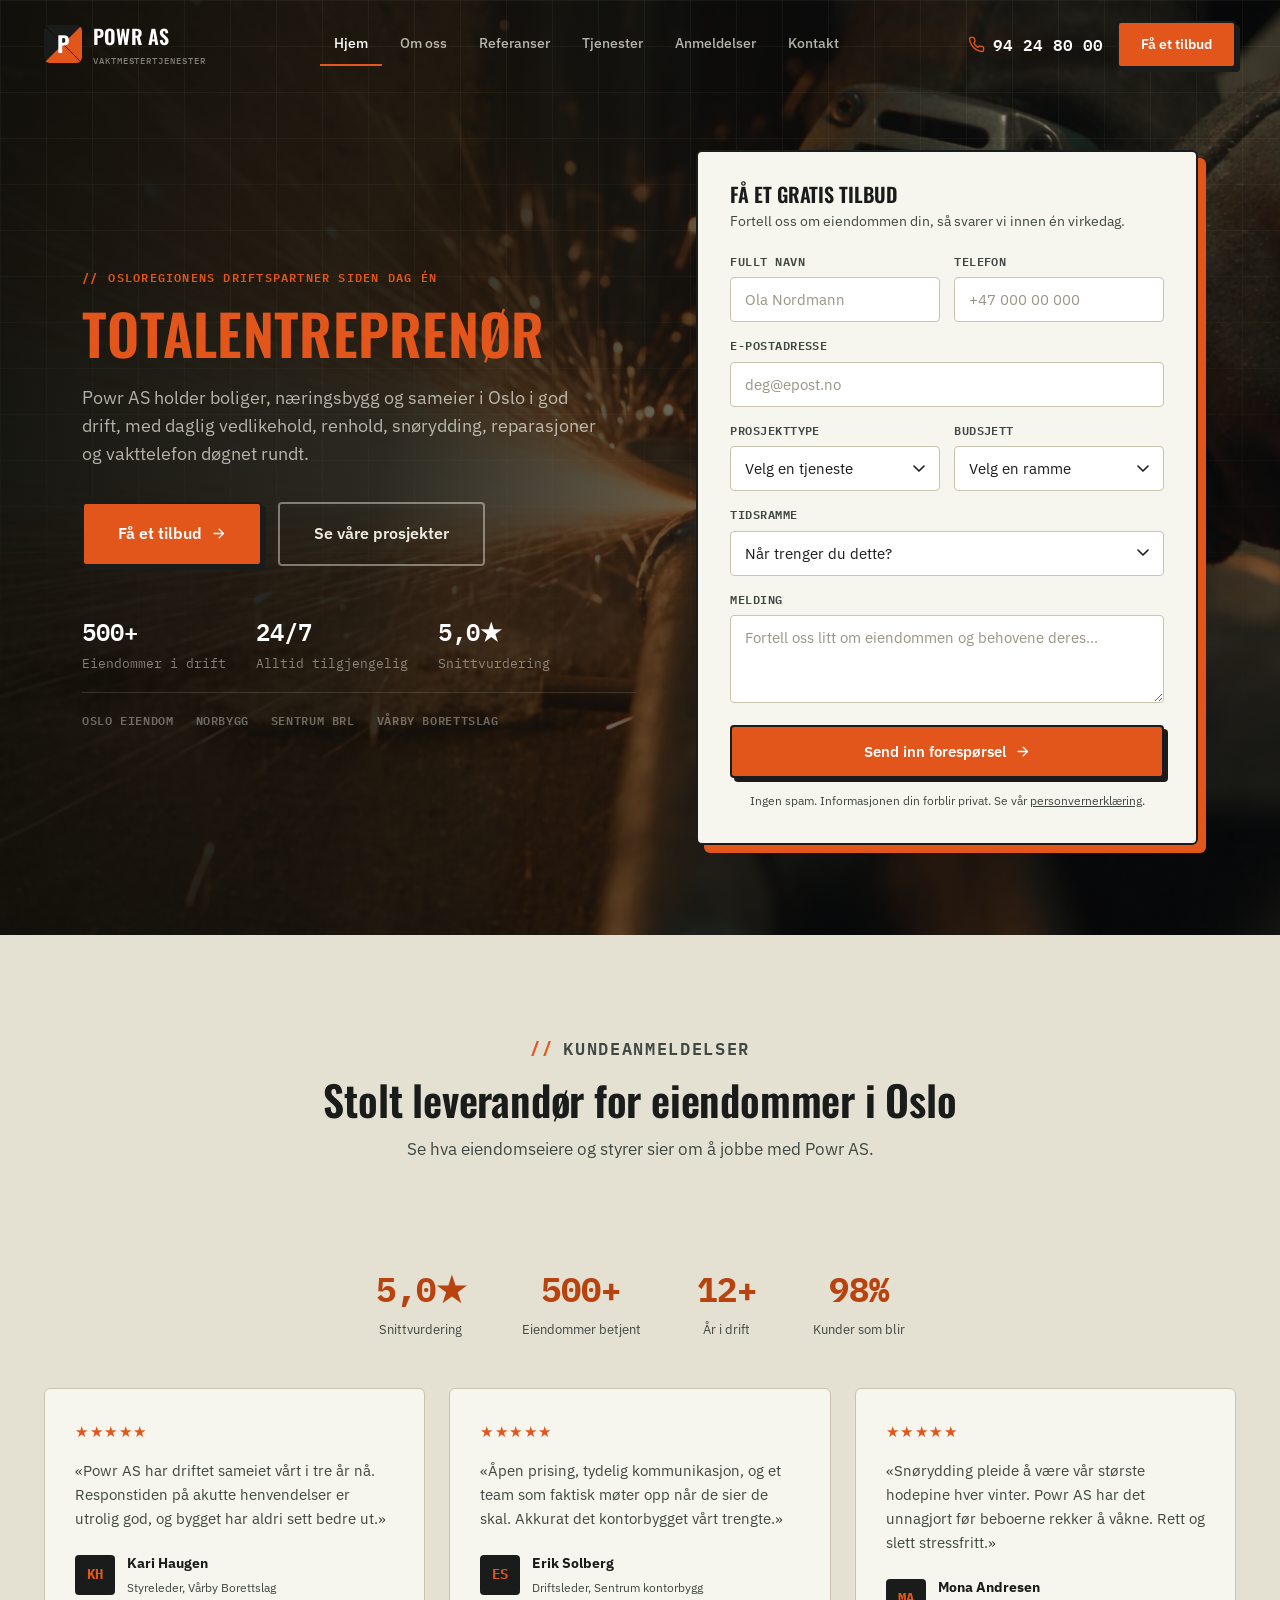
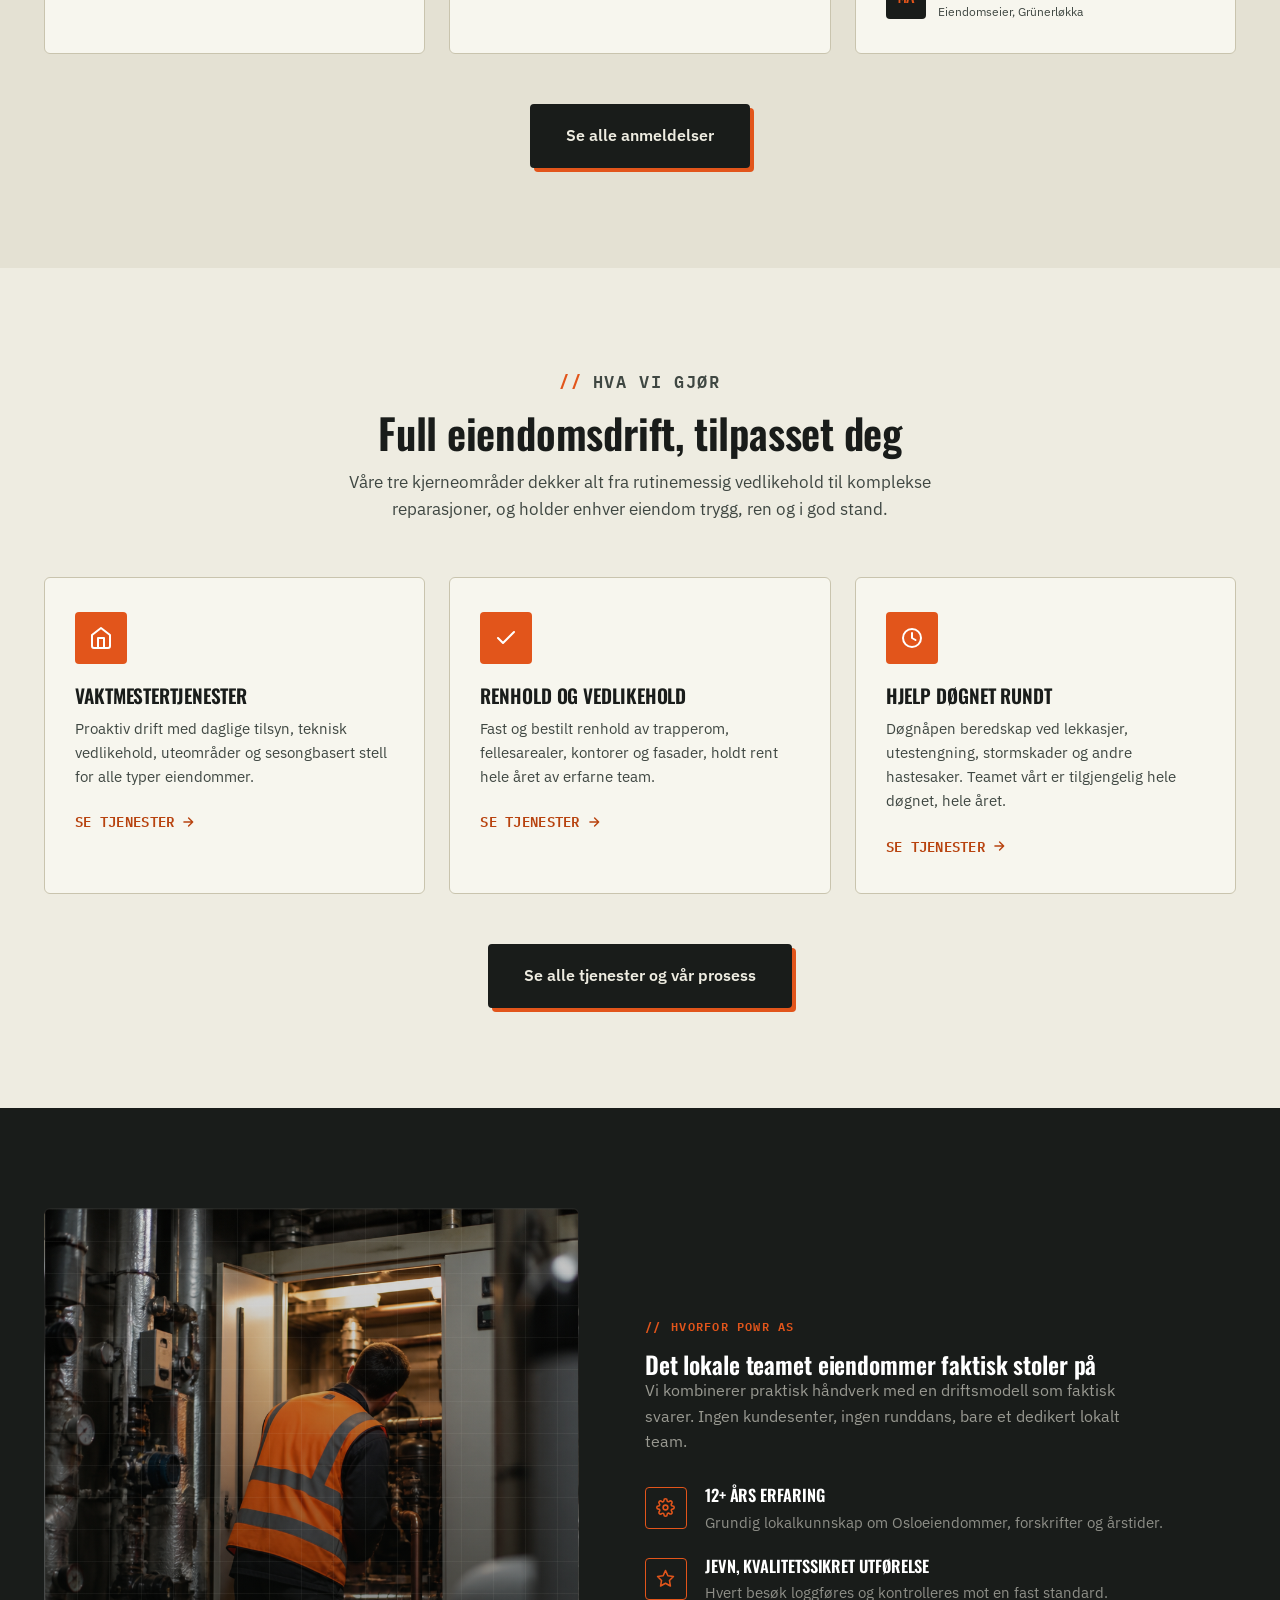
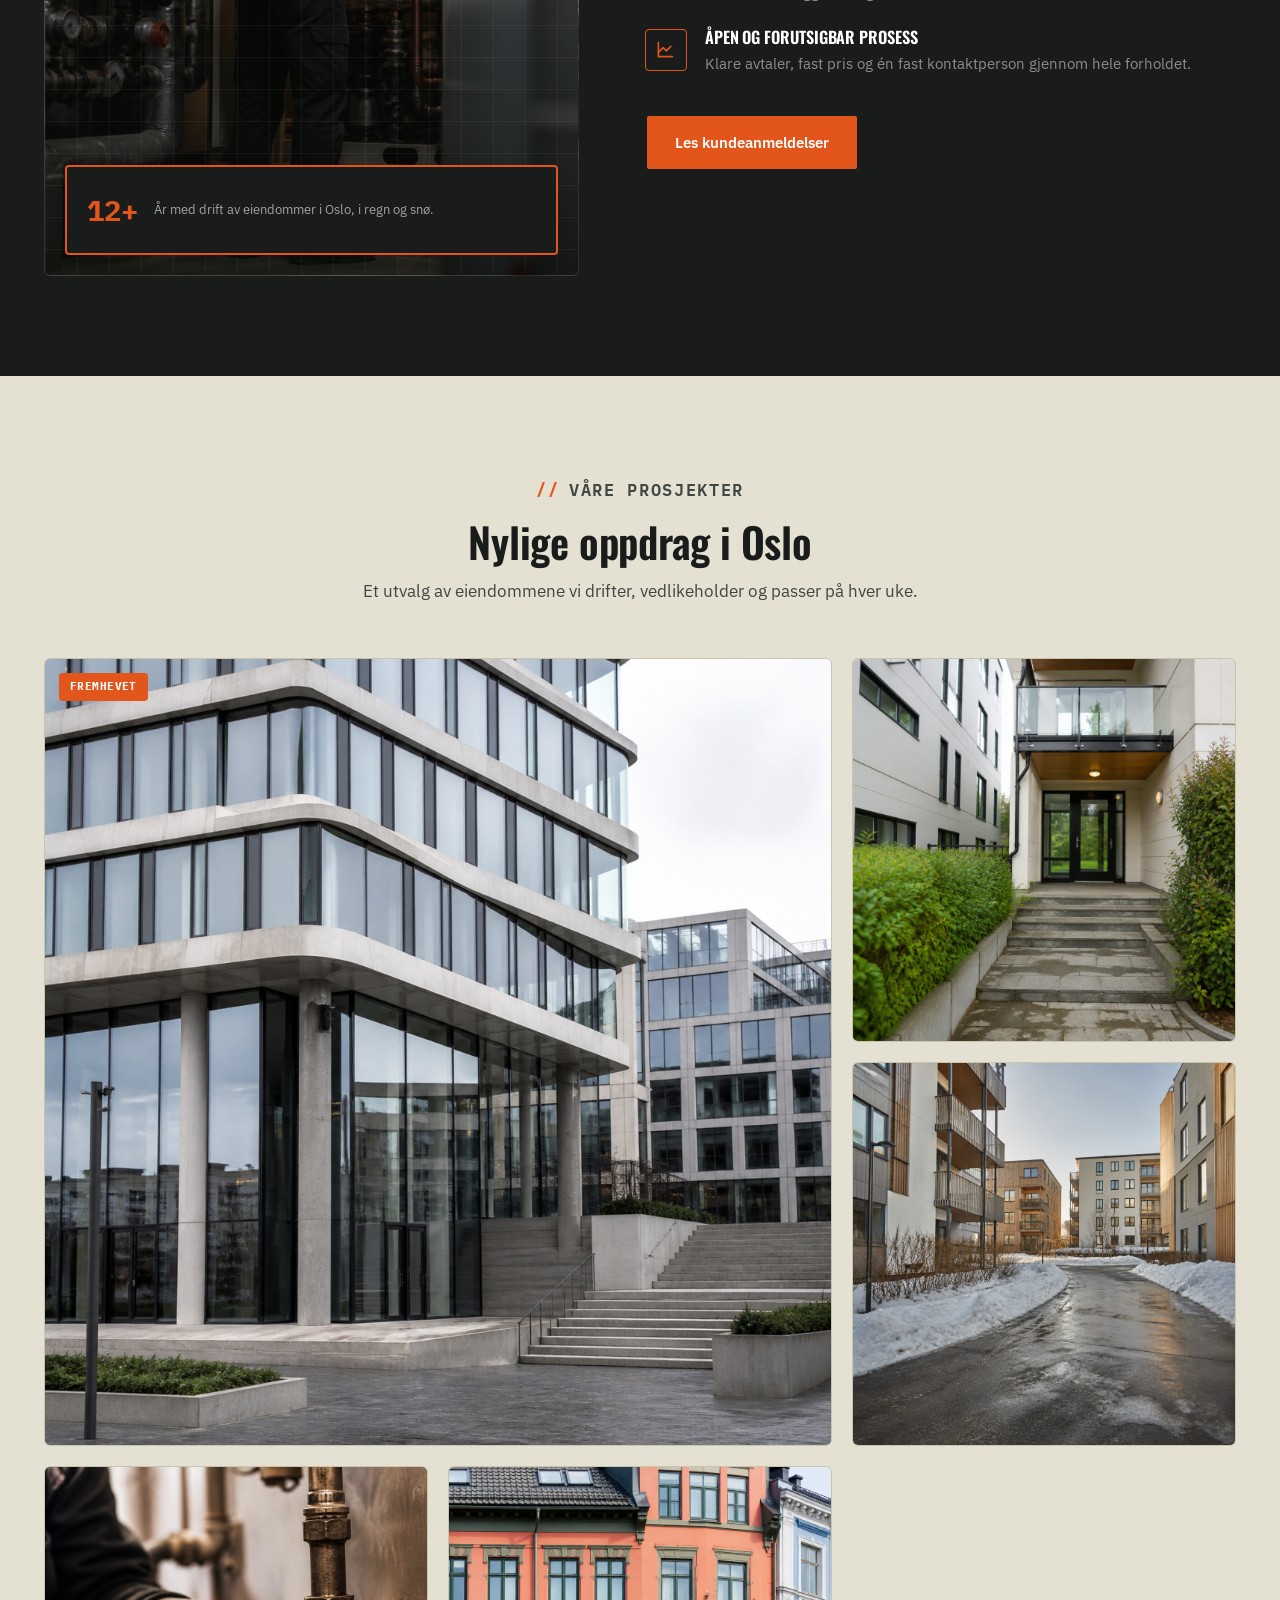
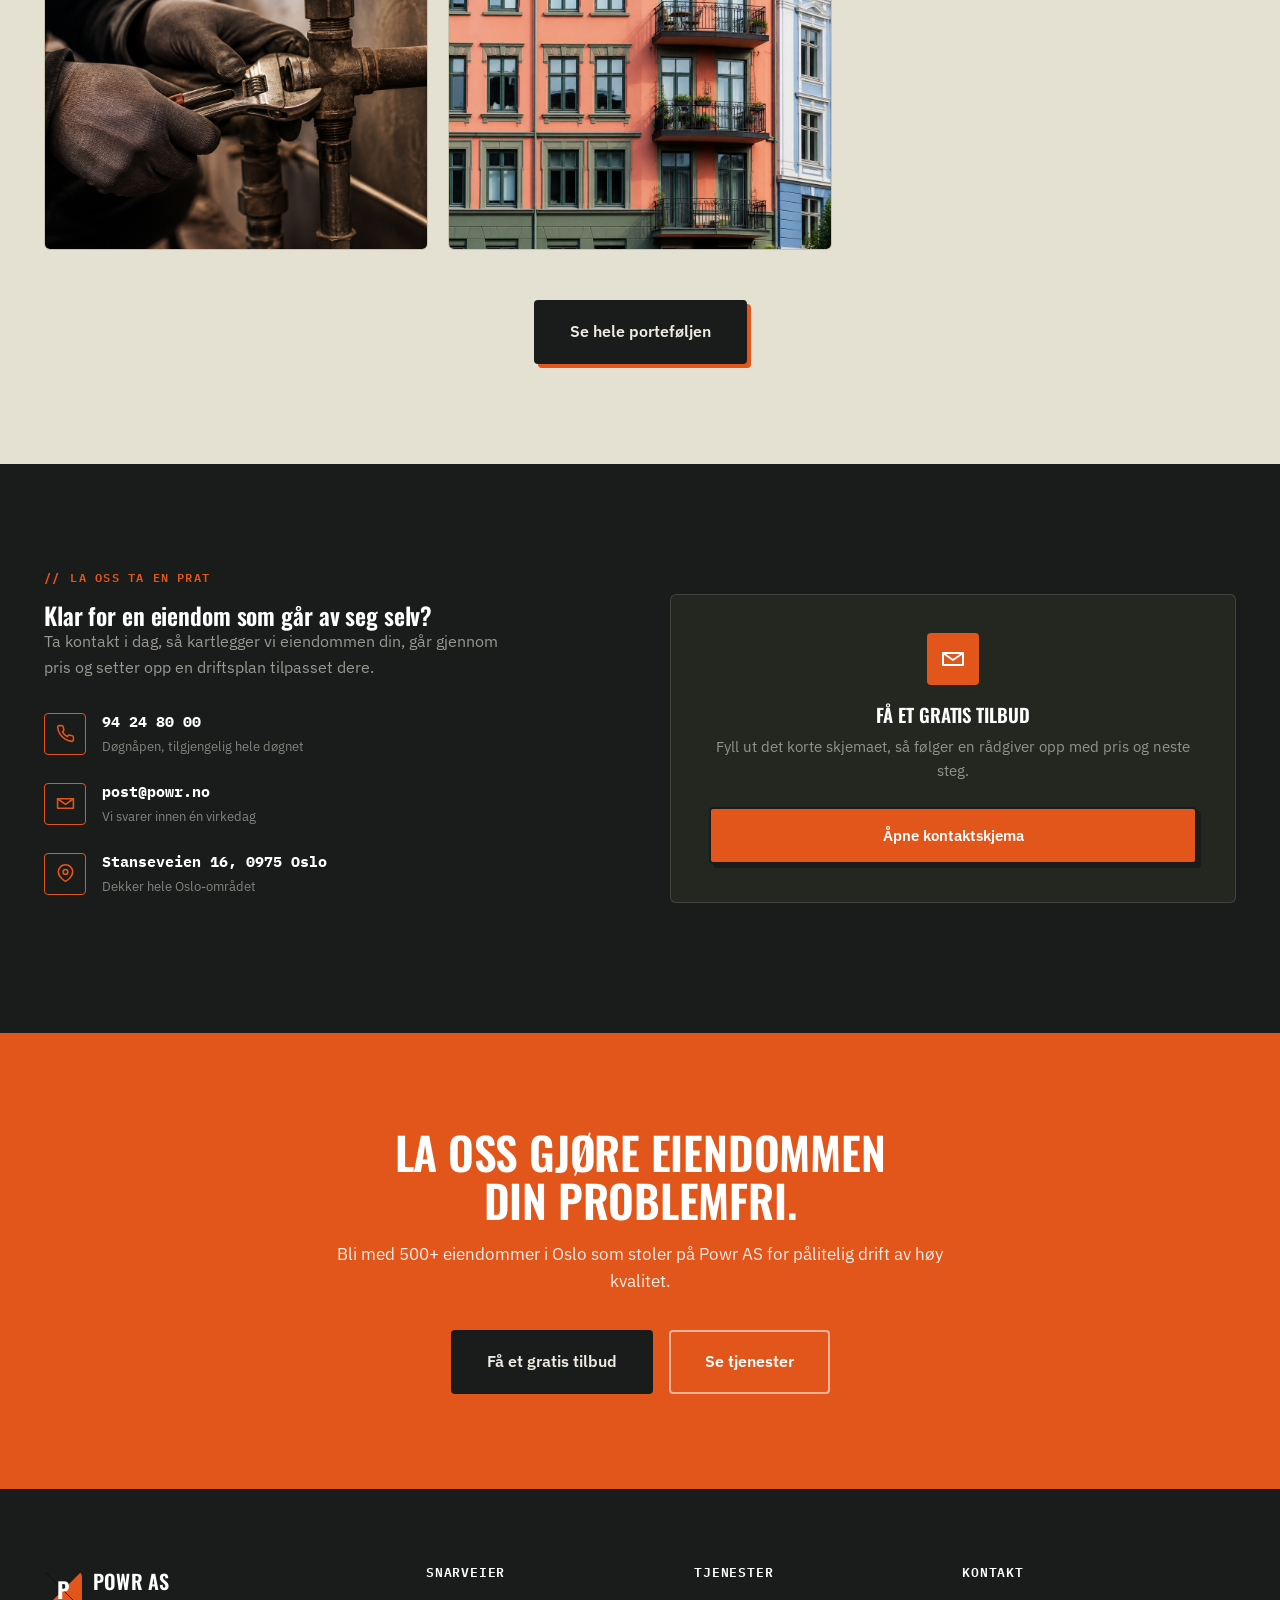
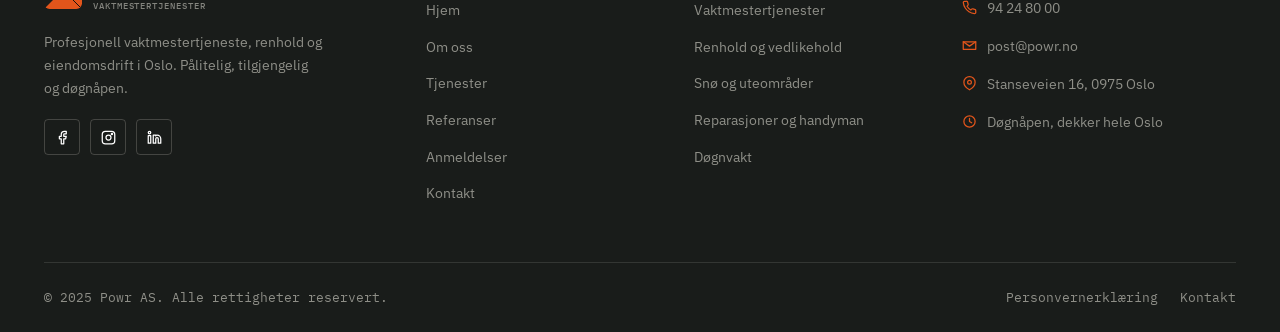
<file: index.html>
<!DOCTYPE html>
<html lang="no">
<head>
<meta charset="UTF-8">
<meta name="viewport" content="width=device-width, initial-scale=1.0">
<title>Powr AS | Vaktmestertjenester og eiendomsdrift i Oslo</title>
<meta name="description" content="Powr AS leverer døgnåpen vaktmestertjeneste, renhold og eiendomsdrift i hele Oslo-området. Få et gratis tilbud i dag.">
<link rel="preconnect" href="https://fonts.googleapis.com">
<link rel="preconnect" href="https://fonts.gstatic.com" crossorigin>
<link href="https://fonts.googleapis.com/css2?family=Oswald:wght@500;600;700&family=IBM+Plex+Sans:wght@400;500;600;700&family=IBM+Plex+Mono:wght@500;600;700&display=swap" rel="stylesheet">
<link rel="stylesheet" href="css/style.css">
</head>
<body>

<!-- ================= NAVIGASJON ================= -->
<header class="navbar">
  <div class="container nav-inner">
    <a href="#home" class="brand">
      <svg class="brand-mark" viewBox="0 0 40 40" role="img" aria-label="Powr AS">
        <defs><clipPath id="brandClip"><rect width="40" height="40" rx="6"/></clipPath></defs>
        <g clip-path="url(#brandClip)">
          <rect width="40" height="40" fill="#191c1a"/>
          <polygon points="40,0 40,40 0,40" fill="#e2551b"/>
          <line x1="0" y1="0" x2="40" y2="40" stroke="#0c0e0c" stroke-width="1"/>
        </g>
        <text x="20" y="29" font-family="Oswald, sans-serif" font-weight="700" font-size="23" fill="#ffffff" text-anchor="middle">P</text>
      </svg>
      <span class="brand-text">Powr AS<small>Vaktmestertjenester</small></span>
    </a>

    <nav class="nav-links">
      <a href="#home" class="active">Hjem</a>
      <a href="#about">Om oss</a>
      <a href="#portfolio">Referanser</a>
      <a href="#services">Tjenester</a>
      <a href="#reviews">Anmeldelser</a>
      <a href="#contact">Kontakt</a>
    </nav>

    <div class="nav-cta">
      <a href="tel:+4794248000" class="nav-phone">
        <svg viewBox="0 0 24 24" fill="none" stroke="currentColor" stroke-width="2" stroke-linecap="round" stroke-linejoin="round"><path d="M22 16.92v3a2 2 0 0 1-2.18 2 19.79 19.79 0 0 1-8.63-3.07 19.5 19.5 0 0 1-6-6 19.79 19.79 0 0 1-3.07-8.67A2 2 0 0 1 4.11 2h3a2 2 0 0 1 2 1.72c.127.96.362 1.903.7 2.81a2 2 0 0 1-.45 2.11L8.09 9.91a16 16 0 0 0 6 6l1.27-1.27a2 2 0 0 1 2.11-.45c.907.338 1.85.573 2.81.7A2 2 0 0 1 22 16.92z"/></svg>
        94 24 80 00
      </a>
      <a href="contact.html" class="btn btn-primary">Få et tilbud</a>
    </div>

    <button class="hamburger" aria-label="Åpne meny" aria-expanded="false">
      <span></span><span></span><span></span>
    </button>
  </div>
</header>

<div class="nav-overlay"></div>
<aside class="mobile-tray">
  <nav class="nav-links">
    <a href="#home">Hjem</a>
    <a href="#about">Om oss</a>
    <a href="#portfolio">Referanser</a>
    <a href="#services">Tjenester</a>
    <a href="#reviews">Anmeldelser</a>
    <a href="#contact">Kontakt</a>
  </nav>
  <div class="mobile-tray-footer">
    <a href="tel:+4794248000" class="mobile-tray-phone">94 24 80 00</a>
    <a href="contact.html" class="btn btn-primary btn-block">Få et tilbud</a>
  </div>
</aside>

<!-- ================= HERO ================= -->
<section class="hero" id="home">
  <div class="hero-bg">
    <video class="hero-video" autoplay muted loop playsinline poster="images/hero-grinder-frame.png">
      <source src="images/hero-grinder.mp4" type="video/mp4">
    </video>
  </div>
  <div class="hero-photo-strip"></div>
  <div class="container hero-inner">

    <div class="hero-copy">
      <p class="eyebrow reveal">Osloregionens driftspartner siden dag én</p>
      <h1 class="reveal reveal-delay-1">
        <span class="text-gradient">Totalentreprenør</span>
      </h1>
      <p class="sub reveal reveal-delay-2">
        Powr AS holder boliger, næringsbygg og sameier i Oslo i god drift, med daglig vedlikehold, renhold, snørydding, reparasjoner og vakttelefon døgnet rundt.
      </p>
      <div class="hero-actions reveal reveal-delay-3">
        <a href="contact.html" class="btn btn-primary btn-lg">
          Få et tilbud
          <svg viewBox="0 0 24 24" fill="none" stroke="currentColor" stroke-width="2.2" stroke-linecap="round" stroke-linejoin="round"><path d="M5 12h14M13 5l7 7-7 7"/></svg>
        </a>
        <a href="portfolio.html" class="btn btn-secondary btn-lg">Se våre prosjekter</a>
      </div>

      <div class="social-proof reveal reveal-delay-4">
        <div class="social-proof-stats">
          <div class="stat"><b>500+</b><span>Eiendommer i drift</span></div>
          <div class="stat"><b>24/7</b><span>Alltid tilgjengelig</span></div>
          <div class="stat"><b>5,0★</b><span>Snittvurdering</span></div>
        </div>
        <div class="proof-logos">
          <span class="logo-chip">OSLO EIENDOM</span>
          <span class="logo-chip">NORBYGG</span>
          <span class="logo-chip">SENTRUM BRL</span>
          <span class="logo-chip">VÅRBY BORETTSLAG</span>
        </div>
      </div>
    </div>

    <div class="hero-form-wrap reveal reveal-delay-2">
      <div class="hero-form">
        <h3>Få et gratis tilbud</h3>
        <p class="form-note">Fortell oss om eiendommen din, så svarer vi innen én virkedag.</p>

        <form data-quote-form>
          <div class="form-row">
            <div class="field">
              <label for="h-name">Fullt navn</label>
              <input type="text" id="h-name" name="name" placeholder="Ola Nordmann" required>
            </div>
            <div class="field">
              <label for="h-phone">Telefon</label>
              <input type="tel" id="h-phone" name="phone" placeholder="+47 000 00 000" required>
            </div>
          </div>

          <div class="field">
            <label for="h-email">E-postadresse</label>
            <input type="email" id="h-email" name="email" placeholder="deg@epost.no" required>
          </div>

          <div class="form-row">
            <div class="field">
              <label for="h-type">Prosjekttype</label>
              <select id="h-type" name="project_type" required>
                <option value="" disabled selected>Velg en tjeneste</option>
                <option>Vaktmestertjenester</option>
                <option>Renholdstjenester</option>
                <option>Snø og uteområder</option>
                <option>Reparasjoner og handyman</option>
                <option>Eiendomsforvaltning</option>
                <option>Annet</option>
              </select>
            </div>
            <div class="field">
              <label for="h-budget">Budsjett</label>
              <select id="h-budget" name="budget" required>
                <option value="" disabled selected>Velg en ramme</option>
                <option>Under 10 000 kr</option>
                <option>10 000 – 30 000 kr</option>
                <option>30 000 – 75 000 kr</option>
                <option>75 000 kr+</option>
                <option>Usikker</option>
              </select>
            </div>
          </div>

          <div class="field">
            <label for="h-timeline">Tidsramme</label>
            <select id="h-timeline" name="timeline" required>
              <option value="" disabled selected>Når trenger du dette?</option>
              <option>Så snart som mulig</option>
              <option>Innen 2 uker</option>
              <option>Innen 1–3 måneder</option>
              <option>Bare planlegger fremover</option>
            </select>
          </div>

          <div class="field">
            <label for="h-message">Melding</label>
            <textarea id="h-message" name="message" placeholder="Fortell oss litt om eiendommen og behovene deres..."></textarea>
          </div>

          <input type="checkbox" name="_honey" class="hp-field" tabindex="-1" autocomplete="off">
          <p class="form-error" role="alert"></p>
          <button type="submit" class="btn btn-primary btn-block">
            Send inn forespørsel
            <svg viewBox="0 0 24 24" fill="none" stroke="currentColor" stroke-width="2.2" stroke-linecap="round" stroke-linejoin="round"><path d="M5 12h14M13 5l7 7-7 7"/></svg>
          </button>
          <p class="form-disclaimer">Ingen spam. Informasjonen din forblir privat. Se vår <a href="privacy-policy.html" style="text-decoration:underline;">personvernerklæring</a>.</p>
        </form>

        <div class="form-success">
          <svg viewBox="0 0 24 24" fill="none" stroke="currentColor" stroke-width="1.8" stroke-linecap="round" stroke-linejoin="round"><path d="M22 11.08V12a10 10 0 1 1-5.93-9.14"/><path d="M22 4 12 14.01l-3-3"/></svg>
          <h4>Takk for henvendelsen!</h4>
          <p>En fra teamet vårt tar kontakt innen én virkedag.</p>
        </div>
      </div>
    </div>

  </div>
</section>

<!-- ================= KUNDEANMELDELSER ================= -->
<section class="section-pad alt-bg" id="reviews">
  <div class="container">
    <div class="section-head center reveal">
      <p class="eyebrow" style="justify-content:center;">Kundeanmeldelser</p>
      <h2>Stolt leverandør for eiendommer i Oslo</h2>
      <p>Se hva eiendomseiere og styrer sier om å jobbe med Powr AS.</p>
    </div>
    <div class="trust-strip">
      <div class="trust-item reveal"><b>5,0★</b><span>Snittvurdering</span></div>
      <div class="trust-item reveal reveal-delay-1"><b>500+</b><span>Eiendommer betjent</span></div>
      <div class="trust-item reveal reveal-delay-2"><b>12+</b><span>År i drift</span></div>
      <div class="trust-item reveal reveal-delay-3"><b>98%</b><span>Kunder som blir</span></div>
    </div>
    <div class="reviews-grid">
      <div class="review-card reveal">
        <div class="stars">★★★★★</div>
        <p>«Powr AS har driftet sameiet vårt i tre år nå. Responstiden på akutte henvendelser er utrolig god, og bygget har aldri sett bedre ut.»</p>
        <div class="reviewer"><div class="reviewer-avatar">KH</div><div><b>Kari Haugen</b><span>Styreleder, Vårby Borettslag</span></div></div>
      </div>
      <div class="review-card reveal reveal-delay-1">
        <div class="stars">★★★★★</div>
        <p>«Åpen prising, tydelig kommunikasjon, og et team som faktisk møter opp når de sier de skal. Akkurat det kontorbygget vårt trengte.»</p>
        <div class="reviewer"><div class="reviewer-avatar">ES</div><div><b>Erik Solberg</b><span>Driftsleder, Sentrum kontorbygg</span></div></div>
      </div>
      <div class="review-card reveal reveal-delay-2">
        <div class="stars">★★★★★</div>
        <p>«Snørydding pleide å være vår største hodepine hver vinter. Powr AS har det unnagjort før beboerne rekker å våkne. Rett og slett stressfritt.»</p>
        <div class="reviewer"><div class="reviewer-avatar">MA</div><div><b>Mona Andresen</b><span>Eiendomseier, Grünerløkka</span></div></div>
      </div>
    </div>
    <div class="section-cta-row reveal"><a href="reviews.html" class="btn btn-dark btn-lg">Se alle anmeldelser</a></div>
  </div>
</section>

<!-- ================= TJENESTER (3 PILARER) ================= -->
<section class="section-pad" id="services">
  <div class="container">
    <div class="section-head center reveal">
      <p class="eyebrow" style="justify-content:center;">Hva vi gjør</p>
      <h2>Full eiendomsdrift, tilpasset deg</h2>
      <p>Våre tre kjerneområder dekker alt fra rutinemessig vedlikehold til komplekse reparasjoner, og holder enhver eiendom trygg, ren og i god stand.</p>
    </div>

    <div class="services-grid">
      <div class="service-card reveal">
        <div class="icon-tile">
          <svg viewBox="0 0 24 24" fill="none" stroke="currentColor" stroke-width="2" stroke-linecap="round" stroke-linejoin="round"><path d="M3 9l9-7 9 7v11a2 2 0 0 1-2 2H5a2 2 0 0 1-2-2z"/><path d="M9 22V12h6v10"/></svg>
        </div>
        <h3>Vaktmestertjenester</h3>
        <p>Proaktiv drift med daglige tilsyn, teknisk vedlikehold, uteområder og sesongbasert stell for alle typer eiendommer.</p>
        <a href="services.html" class="card-link">Se tjenester <svg viewBox="0 0 24 24" fill="none" stroke="currentColor" stroke-width="2.4" stroke-linecap="round" stroke-linejoin="round"><path d="M5 12h14M13 5l7 7-7 7"/></svg></a>
      </div>

      <div class="service-card reveal reveal-delay-1">
        <div class="icon-tile">
          <svg viewBox="0 0 24 24" fill="none" stroke="currentColor" stroke-width="2" stroke-linecap="round" stroke-linejoin="round"><path d="M20 6L9 17l-5-5"/></svg>
        </div>
        <h3>Renhold og vedlikehold</h3>
        <p>Fast og bestilt renhold av trapperom, fellesarealer, kontorer og fasader, holdt rent hele året av erfarne team.</p>
        <a href="services.html" class="card-link">Se tjenester <svg viewBox="0 0 24 24" fill="none" stroke="currentColor" stroke-width="2.4" stroke-linecap="round" stroke-linejoin="round"><path d="M5 12h14M13 5l7 7-7 7"/></svg></a>
      </div>

      <div class="service-card reveal reveal-delay-2">
        <div class="icon-tile">
          <svg viewBox="0 0 24 24" fill="none" stroke="currentColor" stroke-width="2" stroke-linecap="round" stroke-linejoin="round"><circle cx="12" cy="12" r="9"/><path d="M12 7v5l3.5 2"/></svg>
        </div>
        <h3>Hjelp døgnet rundt</h3>
        <p>Døgnåpen beredskap ved lekkasjer, utestengning, stormskader og andre hastesaker. Teamet vårt er tilgjengelig hele døgnet, hele året.</p>
        <a href="services.html" class="card-link">Se tjenester <svg viewBox="0 0 24 24" fill="none" stroke="currentColor" stroke-width="2.4" stroke-linecap="round" stroke-linejoin="round"><path d="M5 12h14M13 5l7 7-7 7"/></svg></a>
      </div>
    </div>

    <div class="section-cta-row reveal">
      <a href="services.html" class="btn btn-dark btn-lg">Se alle tjenester og vår prosess</a>
    </div>
  </div>
</section>

<!-- ================= HVORFOR OSS ================= -->
<section class="section-pad why-us" id="about">
  <div class="container why-inner">
    <div class="why-visual reveal" style="background-image:linear-gradient(180deg, rgba(10,13,11,.1) 0%, rgba(10,13,11,.7) 100%), url('images/why-us.png'); background-size:cover; background-position:center;">
      <div class="why-visual-badge">
        <span class="num">12+</span>
        <span class="label">År med drift av eiendommer i Oslo, i regn og snø.</span>
      </div>
    </div>

    <div class="why-copy">
      <p class="eyebrow on-dark reveal">Hvorfor Powr AS</p>
      <h2 class="reveal reveal-delay-1" style="color:#fff;">Det lokale teamet eiendommer faktisk stoler på</h2>
      <p class="reveal reveal-delay-2" style="color:rgba(238,236,225,.6); max-width:520px;">Vi kombinerer praktisk håndverk med en driftsmodell som faktisk svarer. Ingen kundesenter, ingen runddans, bare et dedikert lokalt team.</p>

      <div class="diff-list reveal reveal-delay-3">
        <div class="diff-item">
          <div class="diff-icon"><svg viewBox="0 0 24 24" fill="none" stroke="currentColor" stroke-width="2" stroke-linecap="round" stroke-linejoin="round"><path d="M12 15a3 3 0 1 0 0-6 3 3 0 0 0 0 6z"/><path d="M19.4 15a1.65 1.65 0 0 0 .33 1.82l.06.06a2 2 0 1 1-2.83 2.83l-.06-.06a1.65 1.65 0 0 0-1.82-.33 1.65 1.65 0 0 0-1 1.51V21a2 2 0 0 1-4 0v-.09A1.65 1.65 0 0 0 9 19.4a1.65 1.65 0 0 0-1.82.33l-.06.06a2 2 0 1 1-2.83-2.83l.06-.06a1.65 1.65 0 0 0 .33-1.82 1.65 1.65 0 0 0-1.51-1H3a2 2 0 0 1 0-4h.09A1.65 1.65 0 0 0 4.6 9a1.65 1.65 0 0 0-.33-1.82l-.06-.06a2 2 0 1 1 2.83-2.83l.06.06a1.65 1.65 0 0 0 1.82.33H9a1.65 1.65 0 0 0 1-1.51V3a2 2 0 0 1 4 0v.09a1.65 1.65 0 0 0 1 1.51 1.65 1.65 0 0 0 1.82-.33l.06-.06a2 2 0 1 1 2.83 2.83l-.06.06a1.65 1.65 0 0 0-.33 1.82V9a1.65 1.65 0 0 0 1.51 1H21a2 2 0 0 1 0 4h-.09a1.65 1.65 0 0 0-1.51 1z"/></svg></div>
          <div><h4>12+ års erfaring</h4><p>Grundig lokalkunnskap om Osloeiendommer, forskrifter og årstider.</p></div>
        </div>
        <div class="diff-item">
          <div class="diff-icon"><svg viewBox="0 0 24 24" fill="none" stroke="currentColor" stroke-width="2" stroke-linecap="round" stroke-linejoin="round"><path d="M12 2l3 6.5 7 1-5 5 1.2 7L12 18l-6.2 3.5 1.2-7-5-5 7-1z"/></svg></div>
          <div><h4>Jevn, kvalitetssikret utførelse</h4><p>Hvert besøk loggføres og kontrolleres mot en fast standard.</p></div>
        </div>
        <div class="diff-item">
          <div class="diff-icon"><svg viewBox="0 0 24 24" fill="none" stroke="currentColor" stroke-width="2" stroke-linecap="round" stroke-linejoin="round"><path d="M3 3v18h18"/><path d="M18.7 8 13 13.7 9 9.7 3 15.7"/></svg></div>
          <div><h4>Åpen og forutsigbar prosess</h4><p>Klare avtaler, fast pris og én fast kontaktperson gjennom hele forholdet.</p></div>
        </div>
      </div>

      <a href="reviews.html" class="btn btn-primary reveal reveal-delay-4">Les kundeanmeldelser</a>
    </div>
  </div>
</section>

<!-- ================= REFERANSER ================= -->
<section class="section-pad alt-bg" id="portfolio">
  <div class="container">
    <div class="section-head center reveal">
      <p class="eyebrow" style="justify-content:center;">Våre prosjekter</p>
      <h2>Nylige oppdrag i Oslo</h2>
      <p>Et utvalg av eiendommene vi drifter, vedlikeholder og passer på hver uke.</p>
    </div>

    <div class="portfolio-grid dense">
      <div class="p-item reveal" data-category="maintenance">
        <div class="p-img" style="background-image:url('images/portfolio-1.png'); background-size:cover; background-position:center;"></div>
        <span class="p-tag">Fremhevet</span>
        <div class="p-overlay"><span>Vaktmestertjenester</span><h4>Sentrum kontorbygg</h4></div>
      </div>
      <div class="p-item reveal reveal-delay-1" data-category="cleaning">
        <div class="p-img" style="background-image:url('images/portfolio-2.png'); background-size:cover; background-position:center;"></div>
        <div class="p-overlay"><span>Renhold</span><h4>Vårby Borettslag</h4></div>
      </div>
      <div class="p-item reveal reveal-delay-2" data-category="grounds">
        <div class="p-img" style="background-image:url('images/portfolio-3.png'); background-size:cover; background-position:center;"></div>
        <div class="p-overlay"><span>Snø og uteområder</span><h4>Norbygg boliger</h4></div>
      </div>
      <div class="p-item reveal reveal-delay-3" data-category="repairs">
        <div class="p-img" style="background-image:url('images/portfolio-4.png'); background-size:cover; background-position:center;"></div>
        <div class="p-overlay"><span>Reparasjoner</span><h4>Oslo Eiendom Bygg B</h4></div>
      </div>
      <div class="p-item reveal reveal-delay-4" data-category="maintenance">
        <div class="p-img" style="background-image:url('images/portfolio-5.png'); background-size:cover; background-position:center;"></div>
        <div class="p-overlay"><span>Vaktmestertjenester</span><h4>Grünerløkka leiligheter</h4></div>
      </div>
    </div>

    <div class="section-cta-row reveal">
      <a href="portfolio.html" class="btn btn-dark btn-lg">Se hele porteføljen</a>
    </div>
  </div>
</section>

<!-- ================= KONTAKT ================= -->
<section class="section-pad contact-band" id="contact">
  <div class="container contact-band-inner">
    <div>
      <p class="eyebrow on-dark reveal">La oss ta en prat</p>
      <h2 class="reveal reveal-delay-1" style="color:#fff;">Klar for en eiendom som går av seg selv?</h2>
      <p class="reveal reveal-delay-2" style="color:rgba(238,236,225,.6); max-width:480px;">Ta kontakt i dag, så kartlegger vi eiendommen din, går gjennom pris og setter opp en driftsplan tilpasset dere.</p>

      <div class="contact-points reveal reveal-delay-3">
        <div class="contact-point">
          <div class="diff-icon"><svg viewBox="0 0 24 24" fill="none" stroke="currentColor" stroke-width="2" stroke-linecap="round" stroke-linejoin="round"><path d="M22 16.92v3a2 2 0 0 1-2.18 2 19.79 19.79 0 0 1-8.63-3.07 19.5 19.5 0 0 1-6-6 19.79 19.79 0 0 1-3.07-8.67A2 2 0 0 1 4.11 2h3a2 2 0 0 1 2 1.72c.127.96.362 1.903.7 2.81a2 2 0 0 1-.45 2.11L8.09 9.91a16 16 0 0 0 6 6l1.27-1.27a2 2 0 0 1 2.11-.45c.907.338 1.85.573 2.81.7A2 2 0 0 1 22 16.92z"/></svg></div>
          <div><b>94 24 80 00</b><span>Døgnåpen, tilgjengelig hele døgnet</span></div>
        </div>
        <div class="contact-point">
          <div class="diff-icon"><svg viewBox="0 0 24 24" fill="none" stroke="currentColor" stroke-width="2" stroke-linecap="round" stroke-linejoin="round"><path d="M22 6l-10 7L2 6"/><path d="M2 6h20v12H2z"/></svg></div>
          <div><b>post@powr.no</b><span>Vi svarer innen én virkedag</span></div>
        </div>
        <div class="contact-point">
          <div class="diff-icon"><svg viewBox="0 0 24 24" fill="none" stroke="currentColor" stroke-width="2" stroke-linecap="round" stroke-linejoin="round"><path d="M21 10c0 7-9 12-9 12s-9-5-9-12a9 9 0 0 1 18 0z"/><circle cx="12" cy="10" r="3"/></svg></div>
          <div><b>Stanseveien 16, 0975 Oslo</b><span>Dekker hele Oslo-området</span></div>
        </div>
      </div>
    </div>

    <div class="mini-card reveal reveal-delay-2">
      <div class="icon-tile">
        <svg viewBox="0 0 24 24" fill="none" stroke="currentColor" stroke-width="2" stroke-linecap="round" stroke-linejoin="round"><path d="M22 6l-10 7L2 6"/><path d="M2 6h20v12H2z"/></svg>
      </div>
      <h3>Få et gratis tilbud</h3>
      <p>Fyll ut det korte skjemaet, så følger en rådgiver opp med pris og neste steg.</p>
      <a href="contact.html" class="btn btn-primary btn-block">Åpne kontaktskjema</a>
    </div>
  </div>
</section>

<!-- ================= SISTE CTA ================= -->
<section class="final-cta">
  <div class="container final-cta-inner">
    <h2 class="reveal">La oss gjøre eiendommen din problemfri.</h2>
    <p class="reveal reveal-delay-1">Bli med 500+ eiendommer i Oslo som stoler på Powr AS for pålitelig drift av høy kvalitet.</p>
    <div class="btn-actions reveal reveal-delay-2">
      <a href="contact.html" class="btn btn-dark btn-lg">Få et gratis tilbud</a>
      <a href="services.html" class="btn btn-secondary btn-lg">Se tjenester</a>
    </div>
  </div>
</section>

<!-- ================= FOOTER ================= -->
<footer class="site-footer">
  <div class="container">
    <div class="footer-grid">
      <div class="footer-brand">
        <a href="#home" class="brand">
          <svg class="brand-mark" viewBox="0 0 40 40" role="img" aria-label="Powr AS">
        <defs><clipPath id="brandClip"><rect width="40" height="40" rx="6"/></clipPath></defs>
        <g clip-path="url(#brandClip)">
          <rect width="40" height="40" fill="#191c1a"/>
          <polygon points="40,0 40,40 0,40" fill="#e2551b"/>
          <line x1="0" y1="0" x2="40" y2="40" stroke="#0c0e0c" stroke-width="1"/>
        </g>
        <text x="20" y="29" font-family="Oswald, sans-serif" font-weight="700" font-size="23" fill="#ffffff" text-anchor="middle">P</text>
      </svg>
          <span class="brand-text">Powr AS<small>Vaktmestertjenester</small></span>
        </a>
        <p>Profesjonell vaktmestertjeneste, renhold og eiendomsdrift i Oslo. Pålitelig, tilgjengelig og døgnåpen.</p>
        <div class="footer-social">
          <a href="#" aria-label="Facebook"><svg viewBox="0 0 24 24" fill="none" stroke="currentColor" stroke-width="2" stroke-linecap="round" stroke-linejoin="round"><path d="M18 2h-3a5 5 0 0 0-5 5v3H7v4h3v8h4v-8h3l1-4h-4V7a1 1 0 0 1 1-1h3z"/></svg></a>
          <a href="#" aria-label="Instagram"><svg viewBox="0 0 24 24" fill="none" stroke="currentColor" stroke-width="2" stroke-linecap="round" stroke-linejoin="round"><rect x="2" y="2" width="20" height="20" rx="5"/><circle cx="12" cy="12" r="4"/><circle cx="17.5" cy="6.5" r="1"/></svg></a>
          <a href="#" aria-label="LinkedIn"><svg viewBox="0 0 24 24" fill="none" stroke="currentColor" stroke-width="2" stroke-linecap="round" stroke-linejoin="round"><path d="M16 8a6 6 0 0 1 6 6v7h-4v-7a2 2 0 0 0-4 0v7h-4V8h4v1.5A5.98 5.98 0 0 1 16 8z"/><rect x="2" y="9" width="4" height="12"/><circle cx="4" cy="4" r="2"/></svg></a>
        </div>
      </div>

      <div class="footer-col">
        <h4>Snarveier</h4>
        <ul>
          <li><a href="#home">Hjem</a></li>
          <li><a href="#about">Om oss</a></li>
          <li><a href="services.html">Tjenester</a></li>
          <li><a href="portfolio.html">Referanser</a></li>
          <li><a href="reviews.html">Anmeldelser</a></li>
          <li><a href="contact.html">Kontakt</a></li>
        </ul>
      </div>

      <div class="footer-col">
        <h4>Tjenester</h4>
        <ul>
          <li><a href="services.html">Vaktmestertjenester</a></li>
          <li><a href="services.html">Renhold og vedlikehold</a></li>
          <li><a href="services.html">Snø og uteområder</a></li>
          <li><a href="services.html">Reparasjoner og handyman</a></li>
          <li><a href="services.html">Døgnvakt</a></li>
        </ul>
      </div>

      <div class="footer-col">
        <h4>Kontakt</h4>
        <ul class="footer-contact">
          <li><svg viewBox="0 0 24 24" fill="none" stroke="currentColor" stroke-width="2" stroke-linecap="round" stroke-linejoin="round"><path d="M22 16.92v3a2 2 0 0 1-2.18 2 19.79 19.79 0 0 1-8.63-3.07 19.5 19.5 0 0 1-6-6 19.79 19.79 0 0 1-3.07-8.67A2 2 0 0 1 4.11 2h3a2 2 0 0 1 2 1.72c.127.96.362 1.903.7 2.81a2 2 0 0 1-.45 2.11L8.09 9.91a16 16 0 0 0 6 6l1.27-1.27a2 2 0 0 1 2.11-.45c.907.338 1.85.573 2.81.7A2 2 0 0 1 22 16.92z"/></svg> 94 24 80 00</li>
          <li><svg viewBox="0 0 24 24" fill="none" stroke="currentColor" stroke-width="2" stroke-linecap="round" stroke-linejoin="round"><path d="M22 6l-10 7L2 6"/><path d="M2 6h20v12H2z"/></svg> post@powr.no</li>
          <li><svg viewBox="0 0 24 24" fill="none" stroke="currentColor" stroke-width="2" stroke-linecap="round" stroke-linejoin="round"><path d="M21 10c0 7-9 12-9 12s-9-5-9-12a9 9 0 0 1 18 0z"/><circle cx="12" cy="10" r="3"/></svg> Stanseveien 16, 0975 Oslo</li>
          <li><svg viewBox="0 0 24 24" fill="none" stroke="currentColor" stroke-width="2" stroke-linecap="round" stroke-linejoin="round"><circle cx="12" cy="12" r="9"/><path d="M12 7v5l3.5 2"/></svg> Døgnåpen, dekker hele Oslo</li>
        </ul>
      </div>
    </div>

    <div class="footer-bottom">
      <p>&copy; 2025 Powr AS. Alle rettigheter reservert.</p>
      <div class="footer-bottom-links">
        <a href="privacy-policy.html">Personvernerklæring</a>
        <a href="contact.html">Kontakt</a>
      </div>
    </div>
  </div>
</footer>

<script src="js/main.js"></script>
</body>
</html>
</file>
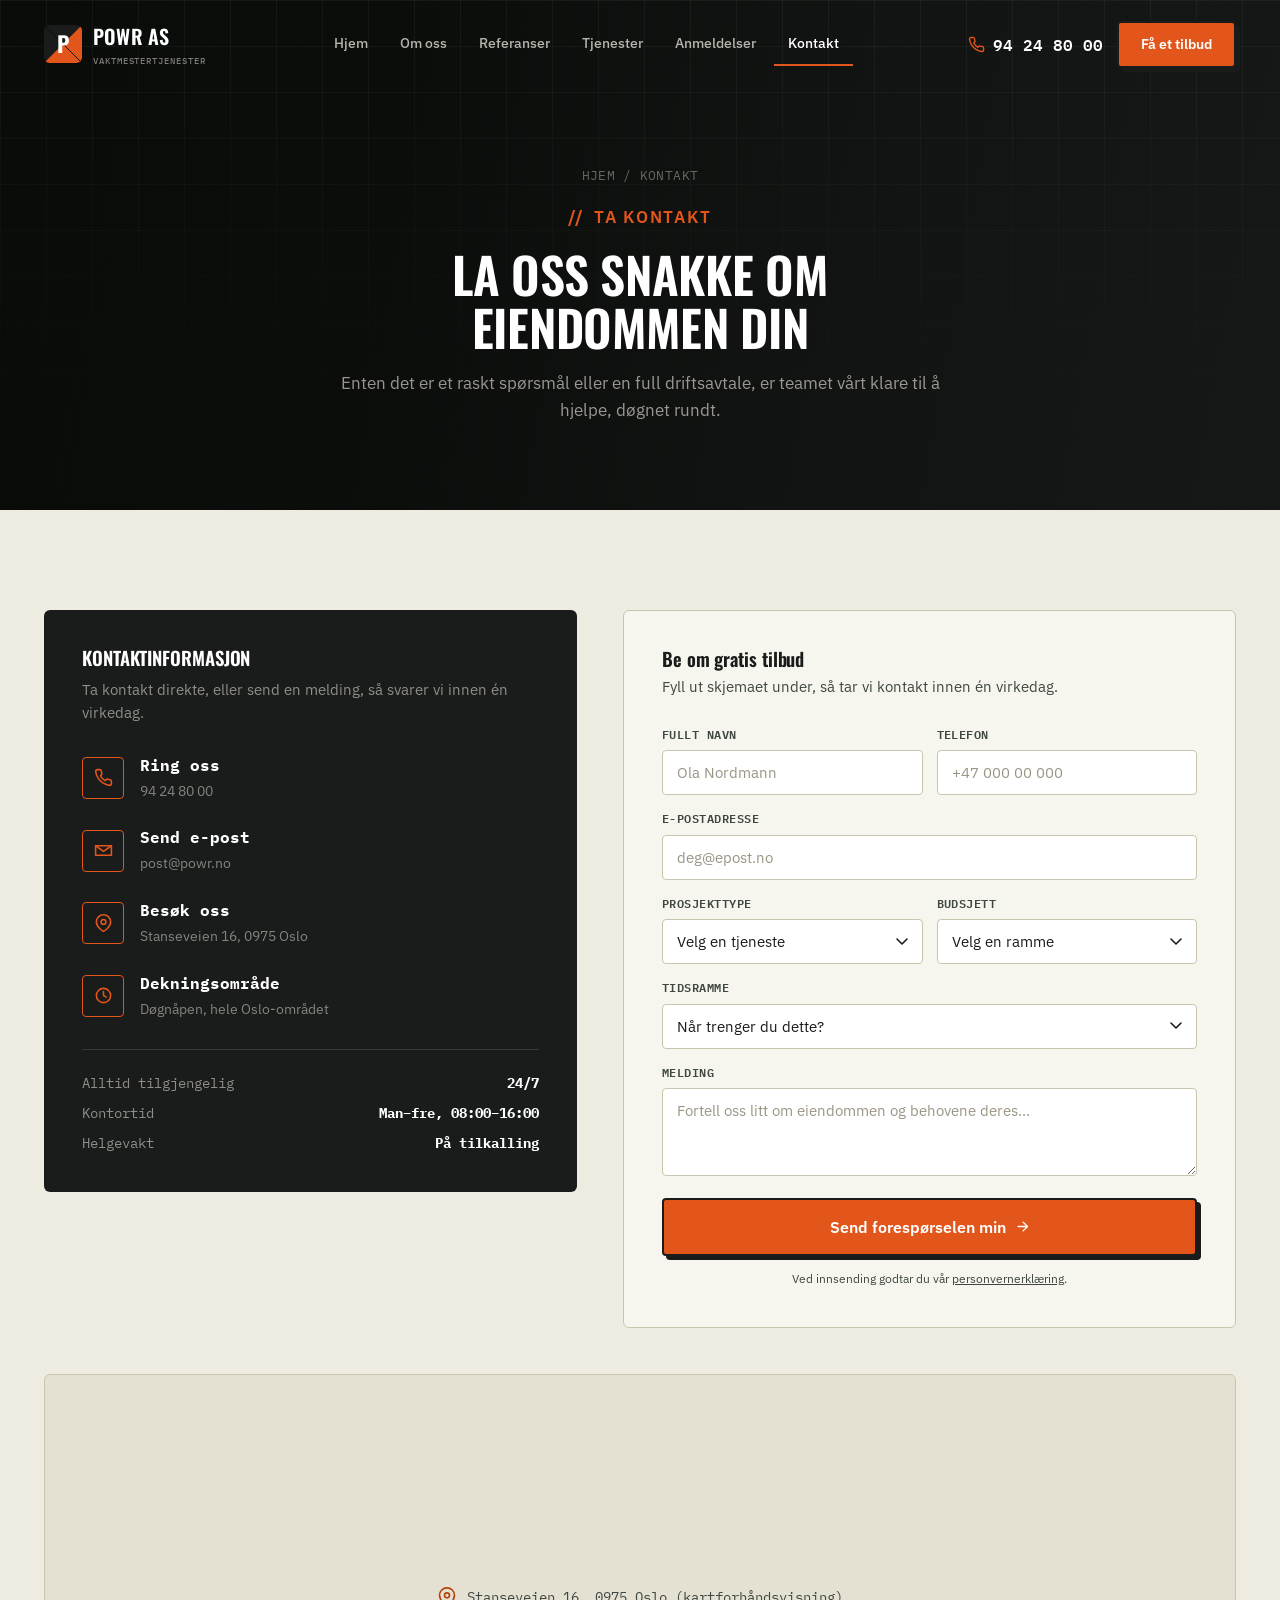
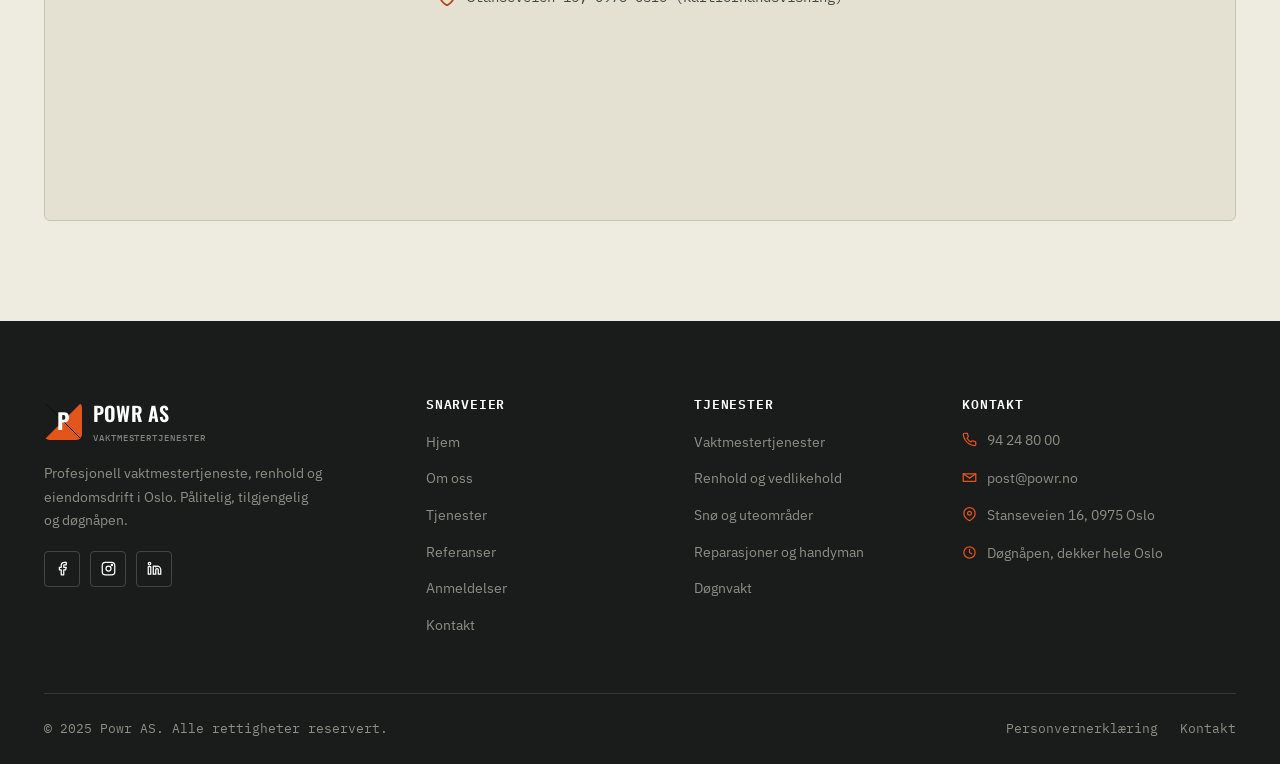
<file: contact.html>
<!DOCTYPE html>
<html lang="no">
<head>
<meta charset="UTF-8">
<meta name="viewport" content="width=device-width, initial-scale=1.0">
<title>Kontakt oss | Powr AS</title>
<meta name="description" content="Få et gratis tilbud fra Powr AS. Ring 94 24 80 00, send e-post til post@powr.no, eller fyll ut kontaktskjemaet for vaktmestertjenester i Oslo.">
<link rel="preconnect" href="https://fonts.googleapis.com">
<link rel="preconnect" href="https://fonts.gstatic.com" crossorigin>
<link href="https://fonts.googleapis.com/css2?family=Oswald:wght@500;600;700&family=IBM+Plex+Sans:wght@400;500;600;700&family=IBM+Plex+Mono:wght@500;600;700&display=swap" rel="stylesheet">
<link rel="stylesheet" href="css/style.css">
</head>
<body>

<header class="navbar">
  <div class="container nav-inner">
    <a href="index.html#home" class="brand">
      <svg class="brand-mark" viewBox="0 0 40 40" role="img" aria-label="Powr AS">
        <defs><clipPath id="brandClip"><rect width="40" height="40" rx="6"/></clipPath></defs>
        <g clip-path="url(#brandClip)">
          <rect width="40" height="40" fill="#191c1a"/>
          <polygon points="40,0 40,40 0,40" fill="#e2551b"/>
          <line x1="0" y1="0" x2="40" y2="40" stroke="#0c0e0c" stroke-width="1"/>
        </g>
        <text x="20" y="29" font-family="Oswald, sans-serif" font-weight="700" font-size="23" fill="#ffffff" text-anchor="middle">P</text>
      </svg>
      <span class="brand-text">Powr AS<small>Vaktmestertjenester</small></span>
    </a>
    <nav class="nav-links">
      <a href="index.html#home">Hjem</a>
      <a href="index.html#about">Om oss</a>
      <a href="index.html#portfolio">Referanser</a>
      <a href="index.html#services">Tjenester</a>
      <a href="index.html#reviews">Anmeldelser</a>
      <a href="index.html#contact" class="active">Kontakt</a>
    </nav>
    <div class="nav-cta">
      <a href="tel:+4794248000" class="nav-phone">
        <svg viewBox="0 0 24 24" fill="none" stroke="currentColor" stroke-width="2" stroke-linecap="round" stroke-linejoin="round"><path d="M22 16.92v3a2 2 0 0 1-2.18 2 19.79 19.79 0 0 1-8.63-3.07 19.5 19.5 0 0 1-6-6 19.79 19.79 0 0 1-3.07-8.67A2 2 0 0 1 4.11 2h3a2 2 0 0 1 2 1.72c.127.96.362 1.903.7 2.81a2 2 0 0 1-.45 2.11L8.09 9.91a16 16 0 0 0 6 6l1.27-1.27a2 2 0 0 1 2.11-.45c.907.338 1.85.573 2.81.7A2 2 0 0 1 22 16.92z"/></svg>
        94 24 80 00
      </a>
      <a href="contact.html" class="btn btn-primary">Få et tilbud</a>
    </div>
    <button class="hamburger" aria-label="Åpne meny" aria-expanded="false"><span></span><span></span><span></span></button>
  </div>
</header>

<div class="nav-overlay"></div>
<aside class="mobile-tray">
  <nav class="nav-links">
    <a href="index.html#home">Hjem</a>
    <a href="index.html#about">Om oss</a>
    <a href="index.html#portfolio">Referanser</a>
    <a href="index.html#services">Tjenester</a>
    <a href="index.html#reviews">Anmeldelser</a>
    <a href="index.html#contact">Kontakt</a>
  </nav>
  <div class="mobile-tray-footer">
    <a href="tel:+4794248000" class="mobile-tray-phone">94 24 80 00</a>
    <a href="contact.html" class="btn btn-primary btn-block">Få et tilbud</a>
  </div>
</aside>

<section class="page-hero">
  <div class="hero-bg"></div>
  <div class="container page-hero-inner">
    <div class="breadcrumb reveal"><a href="index.html">Hjem</a><span>/</span><span>Kontakt</span></div>
    <p class="eyebrow reveal">Ta kontakt</p>
    <h1 class="reveal reveal-delay-1">La oss snakke om eiendommen din</h1>
    <p class="reveal reveal-delay-2">Enten det er et raskt spørsmål eller en full driftsavtale, er teamet vårt klare til å hjelpe, døgnet rundt.</p>
  </div>
</section>

<section class="section-pad">
  <div class="container">
    <div class="contact-page-grid">

      <div class="contact-info-card reveal">
        <h3>Kontaktinformasjon</h3>
        <p>Ta kontakt direkte, eller send en melding, så svarer vi innen én virkedag.</p>

        <div class="contact-info-list">
          <div class="contact-point">
            <div class="diff-icon"><svg viewBox="0 0 24 24" fill="none" stroke="currentColor" stroke-width="2" stroke-linecap="round" stroke-linejoin="round"><path d="M22 16.92v3a2 2 0 0 1-2.18 2 19.79 19.79 0 0 1-8.63-3.07 19.5 19.5 0 0 1-6-6 19.79 19.79 0 0 1-3.07-8.67A2 2 0 0 1 4.11 2h3a2 2 0 0 1 2 1.72c.127.96.362 1.903.7 2.81a2 2 0 0 1-.45 2.11L8.09 9.91a16 16 0 0 0 6 6l1.27-1.27a2 2 0 0 1 2.11-.45c.907.338 1.85.573 2.81.7A2 2 0 0 1 22 16.92z"/></svg></div>
            <div><b>Ring oss</b><span>94 24 80 00</span></div>
          </div>
          <div class="contact-point">
            <div class="diff-icon"><svg viewBox="0 0 24 24" fill="none" stroke="currentColor" stroke-width="2" stroke-linecap="round" stroke-linejoin="round"><path d="M22 6l-10 7L2 6"/><path d="M2 6h20v12H2z"/></svg></div>
            <div><b>Send e-post</b><span>post@powr.no</span></div>
          </div>
          <div class="contact-point">
            <div class="diff-icon"><svg viewBox="0 0 24 24" fill="none" stroke="currentColor" stroke-width="2" stroke-linecap="round" stroke-linejoin="round"><path d="M21 10c0 7-9 12-9 12s-9-5-9-12a9 9 0 0 1 18 0z"/><circle cx="12" cy="10" r="3"/></svg></div>
            <div><b>Besøk oss</b><span>Stanseveien 16, 0975 Oslo</span></div>
          </div>
          <div class="contact-point">
            <div class="diff-icon"><svg viewBox="0 0 24 24" fill="none" stroke="currentColor" stroke-width="2" stroke-linecap="round" stroke-linejoin="round"><circle cx="12" cy="12" r="9"/><path d="M12 7v5l3.5 2"/></svg></div>
            <div><b>Dekningsområde</b><span>Døgnåpen, hele Oslo-området</span></div>
          </div>
        </div>

        <div class="hours-table">
          <div><span>Alltid tilgjengelig</span><strong>24/7</strong></div>
          <div><span>Kontortid</span><strong>Man–fre, 08:00–16:00</strong></div>
          <div><span>Helgevakt</span><strong>På tilkalling</strong></div>
        </div>
      </div>

      <div class="light-form reveal reveal-delay-1">
        <h3 style="margin-bottom:6px;">Be om gratis tilbud</h3>
        <p style="color:var(--ink-soft); margin-bottom:26px; font-size:0.94rem;">Fyll ut skjemaet under, så tar vi kontakt innen én virkedag.</p>

        <form data-quote-form>
          <div class="form-row">
            <div class="field">
              <label for="c-name">Fullt navn</label>
              <input type="text" id="c-name" name="name" placeholder="Ola Nordmann" required>
            </div>
            <div class="field">
              <label for="c-phone">Telefon</label>
              <input type="tel" id="c-phone" name="phone" placeholder="+47 000 00 000" required>
            </div>
          </div>

          <div class="field">
            <label for="c-email">E-postadresse</label>
            <input type="email" id="c-email" name="email" placeholder="deg@epost.no" required>
          </div>

          <div class="form-row">
            <div class="field">
              <label for="c-type">Prosjekttype</label>
              <select id="c-type" name="project_type" required>
                <option value="" disabled selected>Velg en tjeneste</option>
                <option>Vaktmestertjenester</option>
                <option>Renholdstjenester</option>
                <option>Snø og uteområder</option>
                <option>Reparasjoner og handyman</option>
                <option>Eiendomsforvaltning</option>
                <option>Annet</option>
              </select>
            </div>
            <div class="field">
              <label for="c-budget">Budsjett</label>
              <select id="c-budget" name="budget" required>
                <option value="" disabled selected>Velg en ramme</option>
                <option>Under 10 000 kr</option>
                <option>10 000 – 30 000 kr</option>
                <option>30 000 – 75 000 kr</option>
                <option>75 000 kr+</option>
                <option>Usikker</option>
              </select>
            </div>
          </div>

          <div class="field">
            <label for="c-timeline">Tidsramme</label>
            <select id="c-timeline" name="timeline" required>
              <option value="" disabled selected>Når trenger du dette?</option>
              <option>Så snart som mulig</option>
              <option>Innen 2 uker</option>
              <option>Innen 1–3 måneder</option>
              <option>Bare planlegger fremover</option>
            </select>
          </div>

          <div class="field">
            <label for="c-message">Melding</label>
            <textarea id="c-message" name="message" placeholder="Fortell oss litt om eiendommen og behovene deres..."></textarea>
          </div>

          <input type="checkbox" name="_honey" class="hp-field" tabindex="-1" autocomplete="off">
          <p class="form-error" role="alert"></p>
          <button type="submit" class="btn btn-primary btn-block btn-lg">
            Send forespørselen min
            <svg viewBox="0 0 24 24" fill="none" stroke="currentColor" stroke-width="2.2" stroke-linecap="round" stroke-linejoin="round"><path d="M5 12h14M13 5l7 7-7 7"/></svg>
          </button>
          <p class="form-disclaimer">Ved innsending godtar du vår <a href="privacy-policy.html" style="text-decoration:underline;">personvernerklæring</a>.</p>
        </form>

        <div class="form-success">
          <svg viewBox="0 0 24 24" fill="none" stroke="currentColor" stroke-width="1.8" stroke-linecap="round" stroke-linejoin="round"><path d="M22 11.08V12a10 10 0 1 1-5.93-9.14"/><path d="M22 4 12 14.01l-3-3"/></svg>
          <h4 style="color:var(--ink);">Takk for henvendelsen!</h4>
          <p style="color:var(--ink-soft);">En fra teamet vårt tar kontakt innen én virkedag.</p>
        </div>
      </div>
    </div>

    <div class="map-embed reveal">
      <svg viewBox="0 0 24 24" fill="none" stroke="currentColor" stroke-width="2" stroke-linecap="round" stroke-linejoin="round"><path d="M21 10c0 7-9 12-9 12s-9-5-9-12a9 9 0 0 1 18 0z"/><circle cx="12" cy="10" r="3"/></svg>
      Stanseveien 16, 0975 Oslo (kartforhåndsvisning)
    </div>
  </div>
</section>

<footer class="site-footer">
  <div class="container">
    <div class="footer-grid">
      <div class="footer-brand">
        <a href="index.html#home" class="brand">
          <svg class="brand-mark" viewBox="0 0 40 40" role="img" aria-label="Powr AS">
        <defs><clipPath id="brandClip"><rect width="40" height="40" rx="6"/></clipPath></defs>
        <g clip-path="url(#brandClip)">
          <rect width="40" height="40" fill="#191c1a"/>
          <polygon points="40,0 40,40 0,40" fill="#e2551b"/>
          <line x1="0" y1="0" x2="40" y2="40" stroke="#0c0e0c" stroke-width="1"/>
        </g>
        <text x="20" y="29" font-family="Oswald, sans-serif" font-weight="700" font-size="23" fill="#ffffff" text-anchor="middle">P</text>
      </svg>
          <span class="brand-text">Powr AS<small>Vaktmestertjenester</small></span>
        </a>
        <p>Profesjonell vaktmestertjeneste, renhold og eiendomsdrift i Oslo. Pålitelig, tilgjengelig og døgnåpen.</p>
        <div class="footer-social">
          <a href="#" aria-label="Facebook"><svg viewBox="0 0 24 24" fill="none" stroke="currentColor" stroke-width="2" stroke-linecap="round" stroke-linejoin="round"><path d="M18 2h-3a5 5 0 0 0-5 5v3H7v4h3v8h4v-8h3l1-4h-4V7a1 1 0 0 1 1-1h3z"/></svg></a>
          <a href="#" aria-label="Instagram"><svg viewBox="0 0 24 24" fill="none" stroke="currentColor" stroke-width="2" stroke-linecap="round" stroke-linejoin="round"><rect x="2" y="2" width="20" height="20" rx="5"/><circle cx="12" cy="12" r="4"/><circle cx="17.5" cy="6.5" r="1"/></svg></a>
          <a href="#" aria-label="LinkedIn"><svg viewBox="0 0 24 24" fill="none" stroke="currentColor" stroke-width="2" stroke-linecap="round" stroke-linejoin="round"><path d="M16 8a6 6 0 0 1 6 6v7h-4v-7a2 2 0 0 0-4 0v7h-4V8h4v1.5A5.98 5.98 0 0 1 16 8z"/><rect x="2" y="9" width="4" height="12"/><circle cx="4" cy="4" r="2"/></svg></a>
        </div>
      </div>
      <div class="footer-col">
        <h4>Snarveier</h4>
        <ul>
          <li><a href="index.html#home">Hjem</a></li>
          <li><a href="index.html#about">Om oss</a></li>
          <li><a href="services.html">Tjenester</a></li>
          <li><a href="portfolio.html">Referanser</a></li>
          <li><a href="reviews.html">Anmeldelser</a></li>
          <li><a href="contact.html">Kontakt</a></li>
        </ul>
      </div>
      <div class="footer-col">
        <h4>Tjenester</h4>
        <ul>
          <li><a href="services.html">Vaktmestertjenester</a></li>
          <li><a href="services.html">Renhold og vedlikehold</a></li>
          <li><a href="services.html">Snø og uteområder</a></li>
          <li><a href="services.html">Reparasjoner og handyman</a></li>
          <li><a href="services.html">Døgnvakt</a></li>
        </ul>
      </div>
      <div class="footer-col">
        <h4>Kontakt</h4>
        <ul class="footer-contact">
          <li><svg viewBox="0 0 24 24" fill="none" stroke="currentColor" stroke-width="2" stroke-linecap="round" stroke-linejoin="round"><path d="M22 16.92v3a2 2 0 0 1-2.18 2 19.79 19.79 0 0 1-8.63-3.07 19.5 19.5 0 0 1-6-6 19.79 19.79 0 0 1-3.07-8.67A2 2 0 0 1 4.11 2h3a2 2 0 0 1 2 1.72c.127.96.362 1.903.7 2.81a2 2 0 0 1-.45 2.11L8.09 9.91a16 16 0 0 0 6 6l1.27-1.27a2 2 0 0 1 2.11-.45c.907.338 1.85.573 2.81.7A2 2 0 0 1 22 16.92z"/></svg> 94 24 80 00</li>
          <li><svg viewBox="0 0 24 24" fill="none" stroke="currentColor" stroke-width="2" stroke-linecap="round" stroke-linejoin="round"><path d="M22 6l-10 7L2 6"/><path d="M2 6h20v12H2z"/></svg> post@powr.no</li>
          <li><svg viewBox="0 0 24 24" fill="none" stroke="currentColor" stroke-width="2" stroke-linecap="round" stroke-linejoin="round"><path d="M21 10c0 7-9 12-9 12s-9-5-9-12a9 9 0 0 1 18 0z"/><circle cx="12" cy="10" r="3"/></svg> Stanseveien 16, 0975 Oslo</li>
          <li><svg viewBox="0 0 24 24" fill="none" stroke="currentColor" stroke-width="2" stroke-linecap="round" stroke-linejoin="round"><circle cx="12" cy="12" r="9"/><path d="M12 7v5l3.5 2"/></svg> Døgnåpen, dekker hele Oslo</li>
        </ul>
      </div>
    </div>
    <div class="footer-bottom">
      <p>&copy; 2025 Powr AS. Alle rettigheter reservert.</p>
      <div class="footer-bottom-links">
        <a href="privacy-policy.html">Personvernerklæring</a>
        <a href="contact.html">Kontakt</a>
      </div>
    </div>
  </div>
</footer>

<script src="js/main.js"></script>
</body>
</html>
</file>
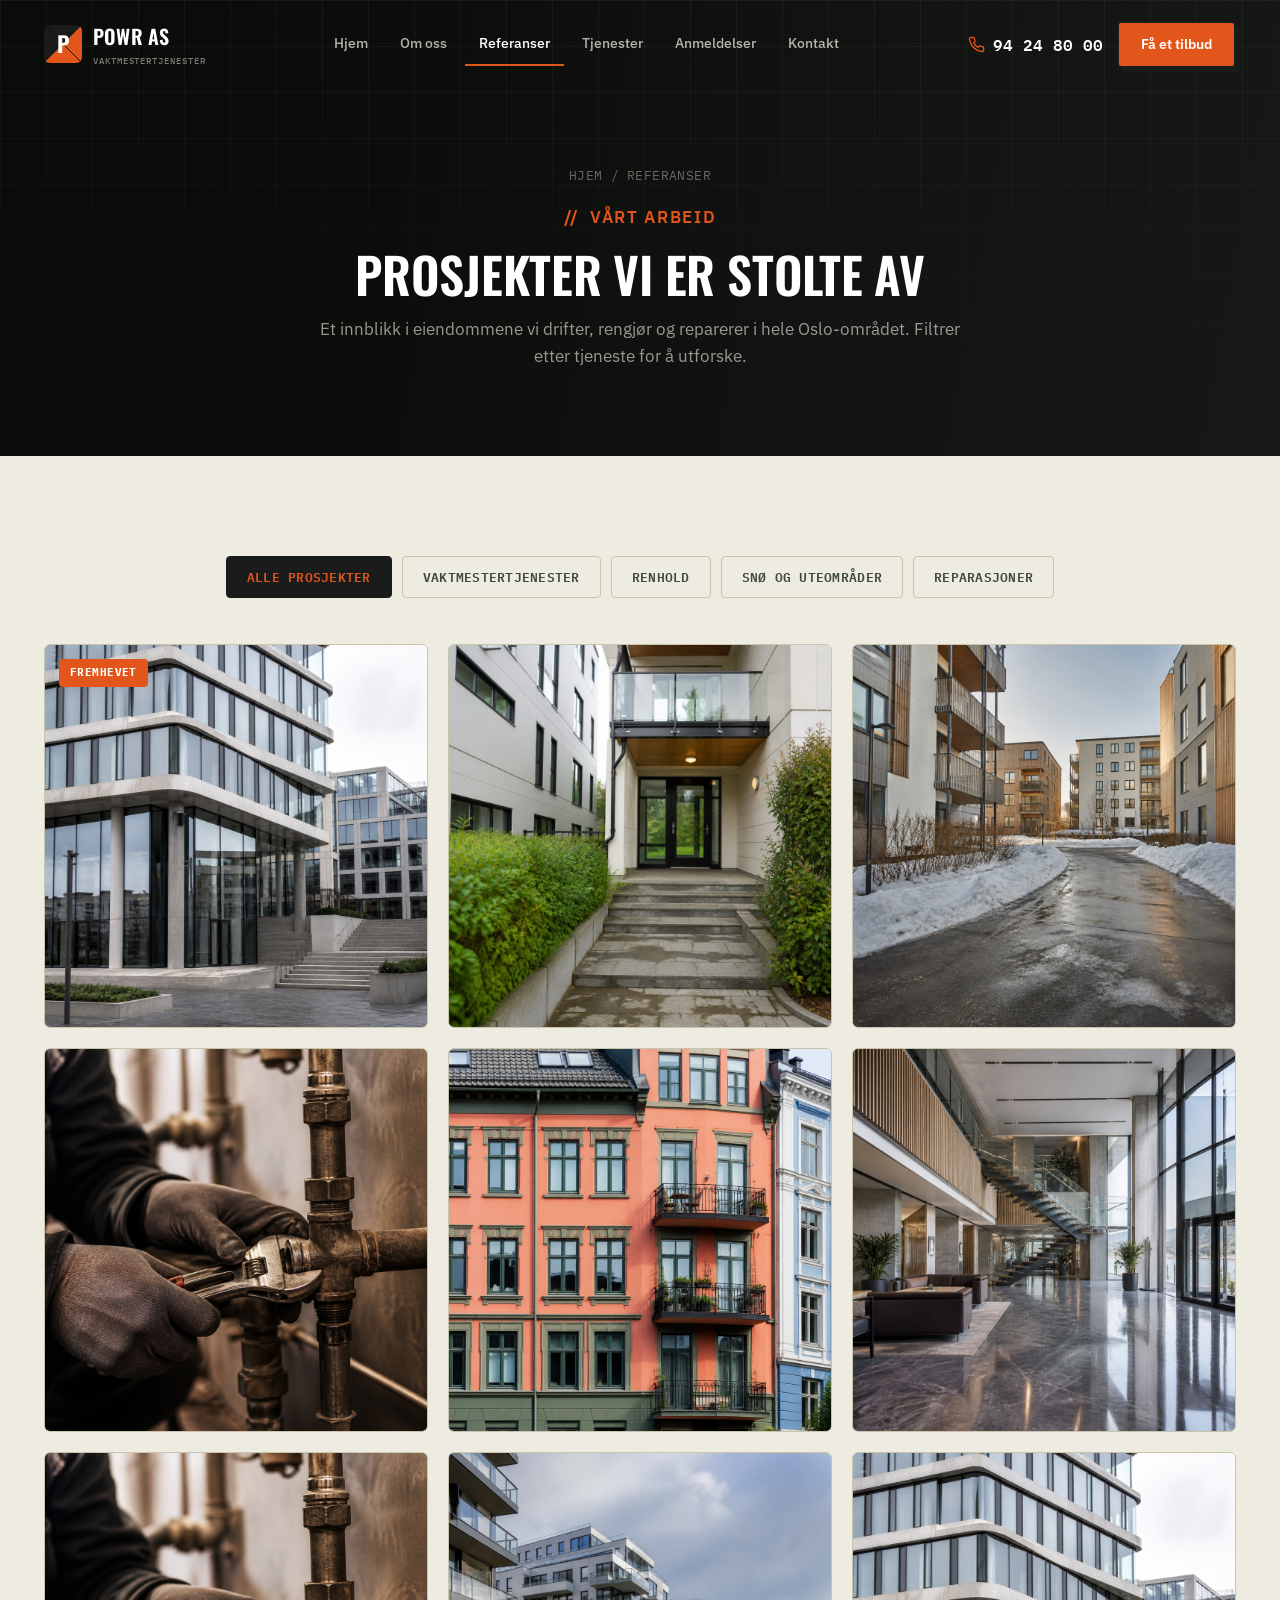
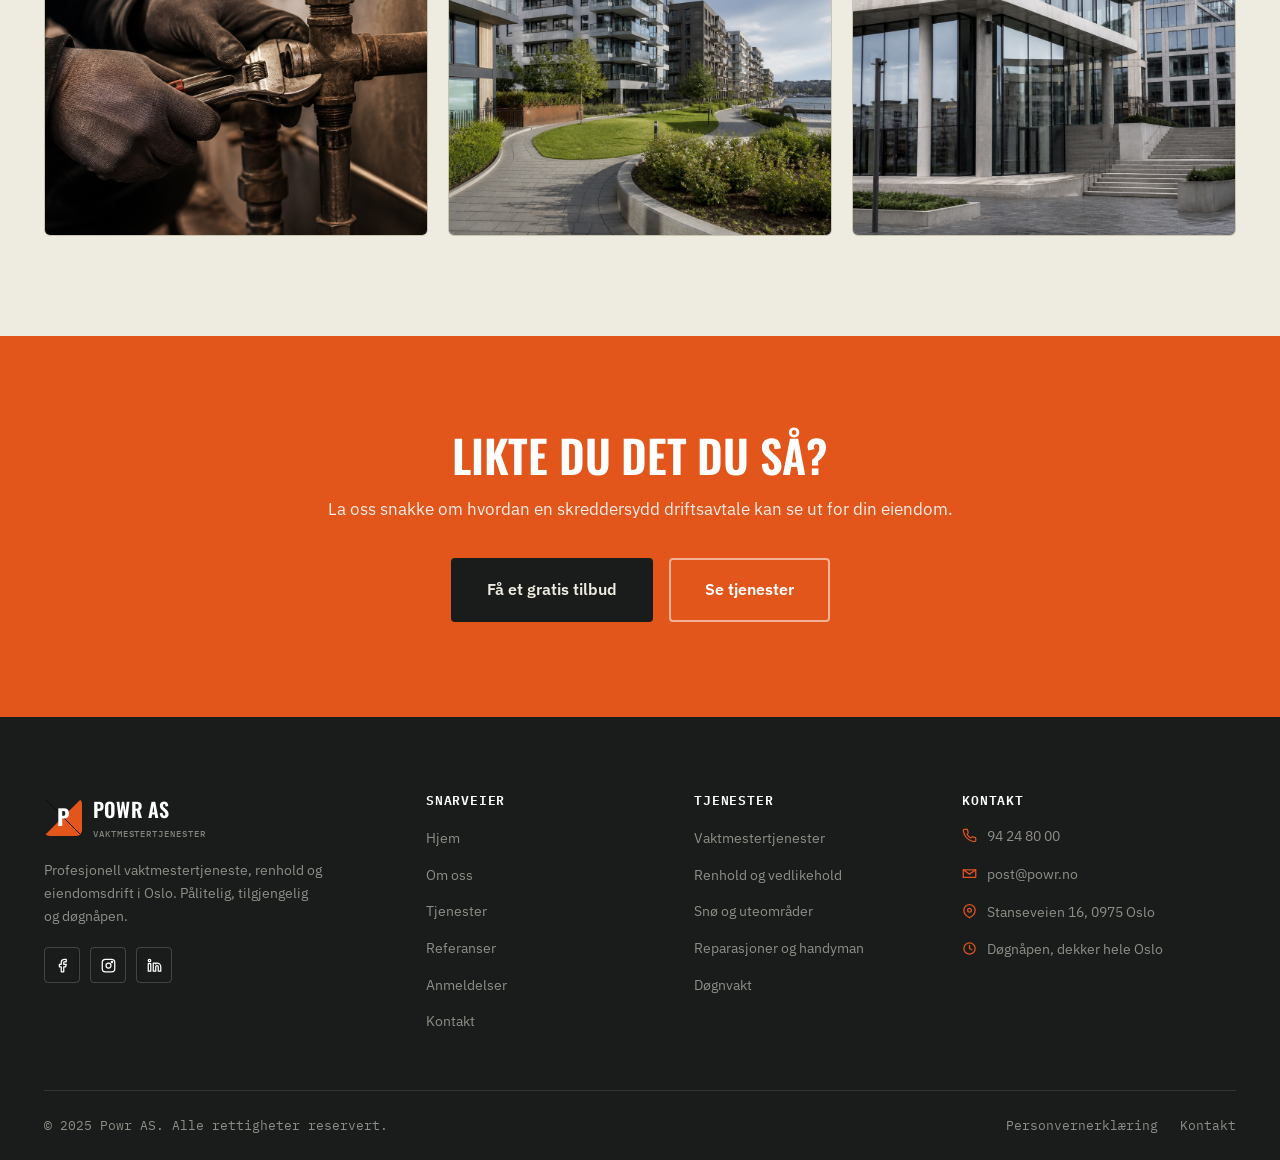
<file: portfolio.html>
<!DOCTYPE html>
<html lang="no">
<head>
<meta charset="UTF-8">
<meta name="viewport" content="width=device-width, initial-scale=1.0">
<title>Referanser | Powr AS</title>
<meta name="description" content="Se nylige vaktmester-, renholds-, uteområde- og reparasjonsoppdrag utført av Powr AS i Oslo.">
<link rel="preconnect" href="https://fonts.googleapis.com">
<link rel="preconnect" href="https://fonts.gstatic.com" crossorigin>
<link href="https://fonts.googleapis.com/css2?family=Oswald:wght@500;600;700&family=IBM+Plex+Sans:wght@400;500;600;700&family=IBM+Plex+Mono:wght@500;600;700&display=swap" rel="stylesheet">
<link rel="stylesheet" href="css/style.css">
</head>
<body>

<header class="navbar">
  <div class="container nav-inner">
    <a href="index.html#home" class="brand">
      <svg class="brand-mark" viewBox="0 0 40 40" role="img" aria-label="Powr AS">
        <defs><clipPath id="brandClip"><rect width="40" height="40" rx="6"/></clipPath></defs>
        <g clip-path="url(#brandClip)">
          <rect width="40" height="40" fill="#191c1a"/>
          <polygon points="40,0 40,40 0,40" fill="#e2551b"/>
          <line x1="0" y1="0" x2="40" y2="40" stroke="#0c0e0c" stroke-width="1"/>
        </g>
        <text x="20" y="29" font-family="Oswald, sans-serif" font-weight="700" font-size="23" fill="#ffffff" text-anchor="middle">P</text>
      </svg>
      <span class="brand-text">Powr AS<small>Vaktmestertjenester</small></span>
    </a>
    <nav class="nav-links">
      <a href="index.html#home">Hjem</a>
      <a href="index.html#about">Om oss</a>
      <a href="index.html#portfolio" class="active">Referanser</a>
      <a href="index.html#services">Tjenester</a>
      <a href="index.html#reviews">Anmeldelser</a>
      <a href="index.html#contact">Kontakt</a>
    </nav>
    <div class="nav-cta">
      <a href="tel:+4794248000" class="nav-phone">
        <svg viewBox="0 0 24 24" fill="none" stroke="currentColor" stroke-width="2" stroke-linecap="round" stroke-linejoin="round"><path d="M22 16.92v3a2 2 0 0 1-2.18 2 19.79 19.79 0 0 1-8.63-3.07 19.5 19.5 0 0 1-6-6 19.79 19.79 0 0 1-3.07-8.67A2 2 0 0 1 4.11 2h3a2 2 0 0 1 2 1.72c.127.96.362 1.903.7 2.81a2 2 0 0 1-.45 2.11L8.09 9.91a16 16 0 0 0 6 6l1.27-1.27a2 2 0 0 1 2.11-.45c.907.338 1.85.573 2.81.7A2 2 0 0 1 22 16.92z"/></svg>
        94 24 80 00
      </a>
      <a href="contact.html" class="btn btn-primary">Få et tilbud</a>
    </div>
    <button class="hamburger" aria-label="Åpne meny" aria-expanded="false"><span></span><span></span><span></span></button>
  </div>
</header>

<div class="nav-overlay"></div>
<aside class="mobile-tray">
  <nav class="nav-links">
    <a href="index.html#home">Hjem</a>
    <a href="index.html#about">Om oss</a>
    <a href="index.html#portfolio">Referanser</a>
    <a href="index.html#services">Tjenester</a>
    <a href="index.html#reviews">Anmeldelser</a>
    <a href="index.html#contact">Kontakt</a>
  </nav>
  <div class="mobile-tray-footer">
    <a href="tel:+4794248000" class="mobile-tray-phone">94 24 80 00</a>
    <a href="contact.html" class="btn btn-primary btn-block">Få et tilbud</a>
  </div>
</aside>

<section class="page-hero">
  <div class="hero-bg"></div>
  <div class="container page-hero-inner">
    <div class="breadcrumb reveal"><a href="index.html">Hjem</a><span>/</span><span>Referanser</span></div>
    <p class="eyebrow reveal">Vårt arbeid</p>
    <h1 class="reveal reveal-delay-1">Prosjekter vi er stolte av</h1>
    <p class="reveal reveal-delay-2">Et innblikk i eiendommene vi drifter, rengjør og reparerer i hele Oslo-området. Filtrer etter tjeneste for å utforske.</p>
  </div>
</section>

<section class="section-pad">
  <div class="container">
    <div class="filter-bar reveal">
      <button class="filter-btn active" data-filter="all">Alle prosjekter</button>
      <button class="filter-btn" data-filter="maintenance">Vaktmestertjenester</button>
      <button class="filter-btn" data-filter="cleaning">Renhold</button>
      <button class="filter-btn" data-filter="grounds">Snø og uteområder</button>
      <button class="filter-btn" data-filter="repairs">Reparasjoner</button>
    </div>

    <div class="portfolio-grid">
      <div class="p-item reveal" data-category="maintenance">
        <div class="p-img" style="background-image:url('images/portfolio-1.png'); background-size:cover; background-position:center;"></div>
        <span class="p-tag">Fremhevet</span>
        <div class="p-overlay"><span>Vaktmestertjenester</span><h4>Sentrum kontorbygg</h4></div>
      </div>
      <div class="p-item reveal reveal-delay-1" data-category="cleaning">
        <div class="p-img" style="background-image:url('images/portfolio-2.png'); background-size:cover; background-position:center;"></div>
        <div class="p-overlay"><span>Renhold</span><h4>Vårby Borettslag</h4></div>
      </div>
      <div class="p-item reveal reveal-delay-2" data-category="grounds">
        <div class="p-img" style="background-image:url('images/portfolio-3.png'); background-size:cover; background-position:center;"></div>
        <div class="p-overlay"><span>Snø og uteområder</span><h4>Norbygg boliger</h4></div>
      </div>
      <div class="p-item reveal reveal-delay-3" data-category="repairs">
        <div class="p-img" style="background-image:url('images/portfolio-4.png'); background-size:cover; background-position:center;"></div>
        <div class="p-overlay"><span>Reparasjoner</span><h4>Oslo Eiendom Bygg B</h4></div>
      </div>
      <div class="p-item reveal reveal-delay-4" data-category="maintenance">
        <div class="p-img" style="background-image:url('images/portfolio-5.png'); background-size:cover; background-position:center;"></div>
        <div class="p-overlay"><span>Vaktmestertjenester</span><h4>Grünerløkka leiligheter</h4></div>
      </div>
      <div class="p-item reveal" data-category="cleaning">
        <div class="p-img" style="background-image:url('images/portfolio-6.png'); background-size:cover; background-position:center;"></div>
        <div class="p-overlay"><span>Renhold</span><h4>Frogner næringspark</h4></div>
      </div>
      <div class="p-item reveal reveal-delay-1" data-category="repairs">
        <div class="p-img" style="background-image:url('images/portfolio-4.png'); background-size:cover; background-position:center;"></div>
        <div class="p-overlay"><span>Reparasjoner</span><h4>Majorstuen boligsameie</h4></div>
      </div>
      <div class="p-item reveal reveal-delay-2" data-category="grounds">
        <div class="p-img" style="background-image:url('images/portfolio-7.png'); background-size:cover; background-position:center;"></div>
        <div class="p-overlay"><span>Snø og uteområder</span><h4>Bjørvika sjøfront</h4></div>
      </div>
      <div class="p-item reveal reveal-delay-3" data-category="maintenance">
        <div class="p-img" style="background-image:url('images/portfolio-1.png'); background-size:cover; background-position:center;"></div>
        <div class="p-overlay"><span>Vaktmestertjenester</span><h4>Ullevål legesenter</h4></div>
      </div>
    </div>
  </div>
</section>

<section class="final-cta">
  <div class="container final-cta-inner">
    <h2 class="reveal">Likte du det du så?</h2>
    <p class="reveal reveal-delay-1">La oss snakke om hvordan en skreddersydd driftsavtale kan se ut for din eiendom.</p>
    <div class="btn-actions reveal reveal-delay-2">
      <a href="contact.html" class="btn btn-dark btn-lg">Få et gratis tilbud</a>
      <a href="services.html" class="btn btn-secondary btn-lg">Se tjenester</a>
    </div>
  </div>
</section>

<footer class="site-footer">
  <div class="container">
    <div class="footer-grid">
      <div class="footer-brand">
        <a href="index.html#home" class="brand">
          <svg class="brand-mark" viewBox="0 0 40 40" role="img" aria-label="Powr AS">
        <defs><clipPath id="brandClip"><rect width="40" height="40" rx="6"/></clipPath></defs>
        <g clip-path="url(#brandClip)">
          <rect width="40" height="40" fill="#191c1a"/>
          <polygon points="40,0 40,40 0,40" fill="#e2551b"/>
          <line x1="0" y1="0" x2="40" y2="40" stroke="#0c0e0c" stroke-width="1"/>
        </g>
        <text x="20" y="29" font-family="Oswald, sans-serif" font-weight="700" font-size="23" fill="#ffffff" text-anchor="middle">P</text>
      </svg>
          <span class="brand-text">Powr AS<small>Vaktmestertjenester</small></span>
        </a>
        <p>Profesjonell vaktmestertjeneste, renhold og eiendomsdrift i Oslo. Pålitelig, tilgjengelig og døgnåpen.</p>
        <div class="footer-social">
          <a href="#" aria-label="Facebook"><svg viewBox="0 0 24 24" fill="none" stroke="currentColor" stroke-width="2" stroke-linecap="round" stroke-linejoin="round"><path d="M18 2h-3a5 5 0 0 0-5 5v3H7v4h3v8h4v-8h3l1-4h-4V7a1 1 0 0 1 1-1h3z"/></svg></a>
          <a href="#" aria-label="Instagram"><svg viewBox="0 0 24 24" fill="none" stroke="currentColor" stroke-width="2" stroke-linecap="round" stroke-linejoin="round"><rect x="2" y="2" width="20" height="20" rx="5"/><circle cx="12" cy="12" r="4"/><circle cx="17.5" cy="6.5" r="1"/></svg></a>
          <a href="#" aria-label="LinkedIn"><svg viewBox="0 0 24 24" fill="none" stroke="currentColor" stroke-width="2" stroke-linecap="round" stroke-linejoin="round"><path d="M16 8a6 6 0 0 1 6 6v7h-4v-7a2 2 0 0 0-4 0v7h-4V8h4v1.5A5.98 5.98 0 0 1 16 8z"/><rect x="2" y="9" width="4" height="12"/><circle cx="4" cy="4" r="2"/></svg></a>
        </div>
      </div>
      <div class="footer-col">
        <h4>Snarveier</h4>
        <ul>
          <li><a href="index.html#home">Hjem</a></li>
          <li><a href="index.html#about">Om oss</a></li>
          <li><a href="services.html">Tjenester</a></li>
          <li><a href="portfolio.html">Referanser</a></li>
          <li><a href="reviews.html">Anmeldelser</a></li>
          <li><a href="contact.html">Kontakt</a></li>
        </ul>
      </div>
      <div class="footer-col">
        <h4>Tjenester</h4>
        <ul>
          <li><a href="services.html">Vaktmestertjenester</a></li>
          <li><a href="services.html">Renhold og vedlikehold</a></li>
          <li><a href="services.html">Snø og uteområder</a></li>
          <li><a href="services.html">Reparasjoner og handyman</a></li>
          <li><a href="services.html">Døgnvakt</a></li>
        </ul>
      </div>
      <div class="footer-col">
        <h4>Kontakt</h4>
        <ul class="footer-contact">
          <li><svg viewBox="0 0 24 24" fill="none" stroke="currentColor" stroke-width="2" stroke-linecap="round" stroke-linejoin="round"><path d="M22 16.92v3a2 2 0 0 1-2.18 2 19.79 19.79 0 0 1-8.63-3.07 19.5 19.5 0 0 1-6-6 19.79 19.79 0 0 1-3.07-8.67A2 2 0 0 1 4.11 2h3a2 2 0 0 1 2 1.72c.127.96.362 1.903.7 2.81a2 2 0 0 1-.45 2.11L8.09 9.91a16 16 0 0 0 6 6l1.27-1.27a2 2 0 0 1 2.11-.45c.907.338 1.85.573 2.81.7A2 2 0 0 1 22 16.92z"/></svg> 94 24 80 00</li>
          <li><svg viewBox="0 0 24 24" fill="none" stroke="currentColor" stroke-width="2" stroke-linecap="round" stroke-linejoin="round"><path d="M22 6l-10 7L2 6"/><path d="M2 6h20v12H2z"/></svg> post@powr.no</li>
          <li><svg viewBox="0 0 24 24" fill="none" stroke="currentColor" stroke-width="2" stroke-linecap="round" stroke-linejoin="round"><path d="M21 10c0 7-9 12-9 12s-9-5-9-12a9 9 0 0 1 18 0z"/><circle cx="12" cy="10" r="3"/></svg> Stanseveien 16, 0975 Oslo</li>
          <li><svg viewBox="0 0 24 24" fill="none" stroke="currentColor" stroke-width="2" stroke-linecap="round" stroke-linejoin="round"><circle cx="12" cy="12" r="9"/><path d="M12 7v5l3.5 2"/></svg> Døgnåpen, dekker hele Oslo</li>
        </ul>
      </div>
    </div>
    <div class="footer-bottom">
      <p>&copy; 2025 Powr AS. Alle rettigheter reservert.</p>
      <div class="footer-bottom-links">
        <a href="privacy-policy.html">Personvernerklæring</a>
        <a href="contact.html">Kontakt</a>
      </div>
    </div>
  </div>
</footer>

<script src="js/main.js"></script>
</body>
</html>
</file>
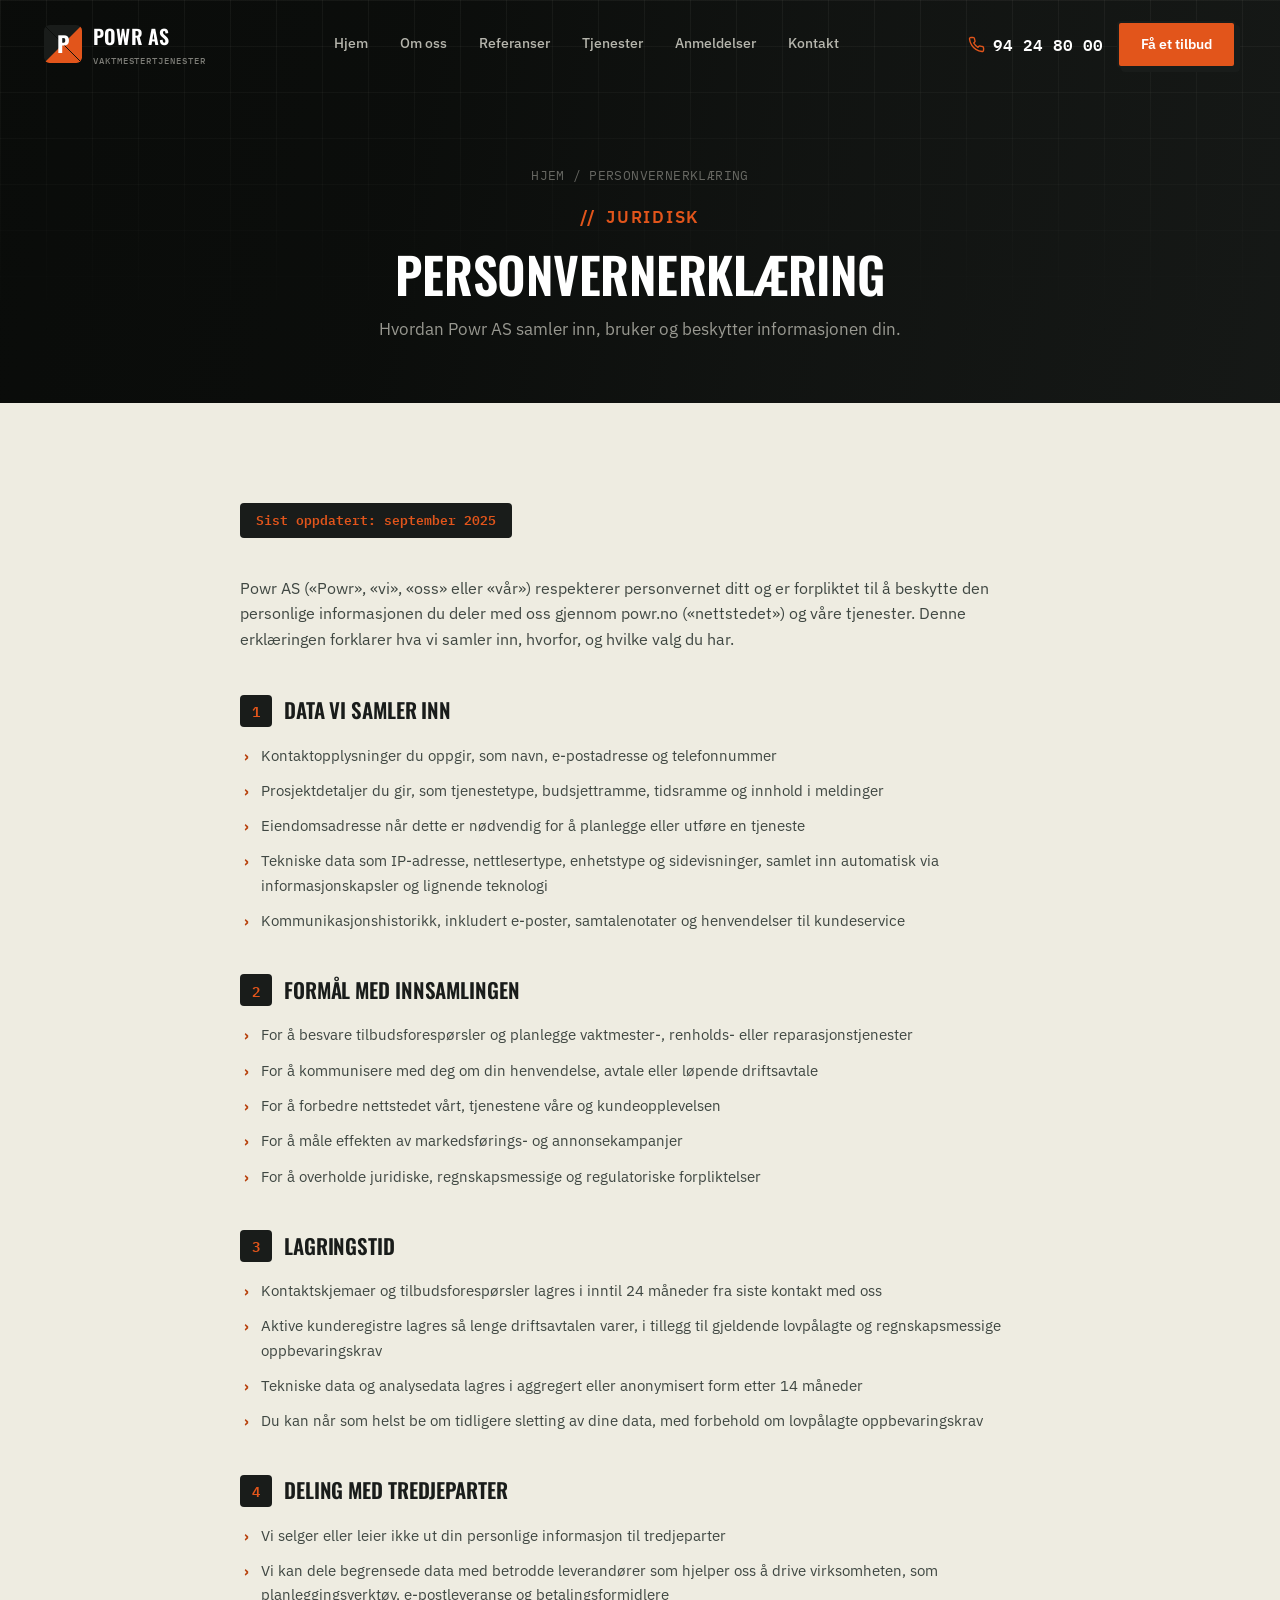
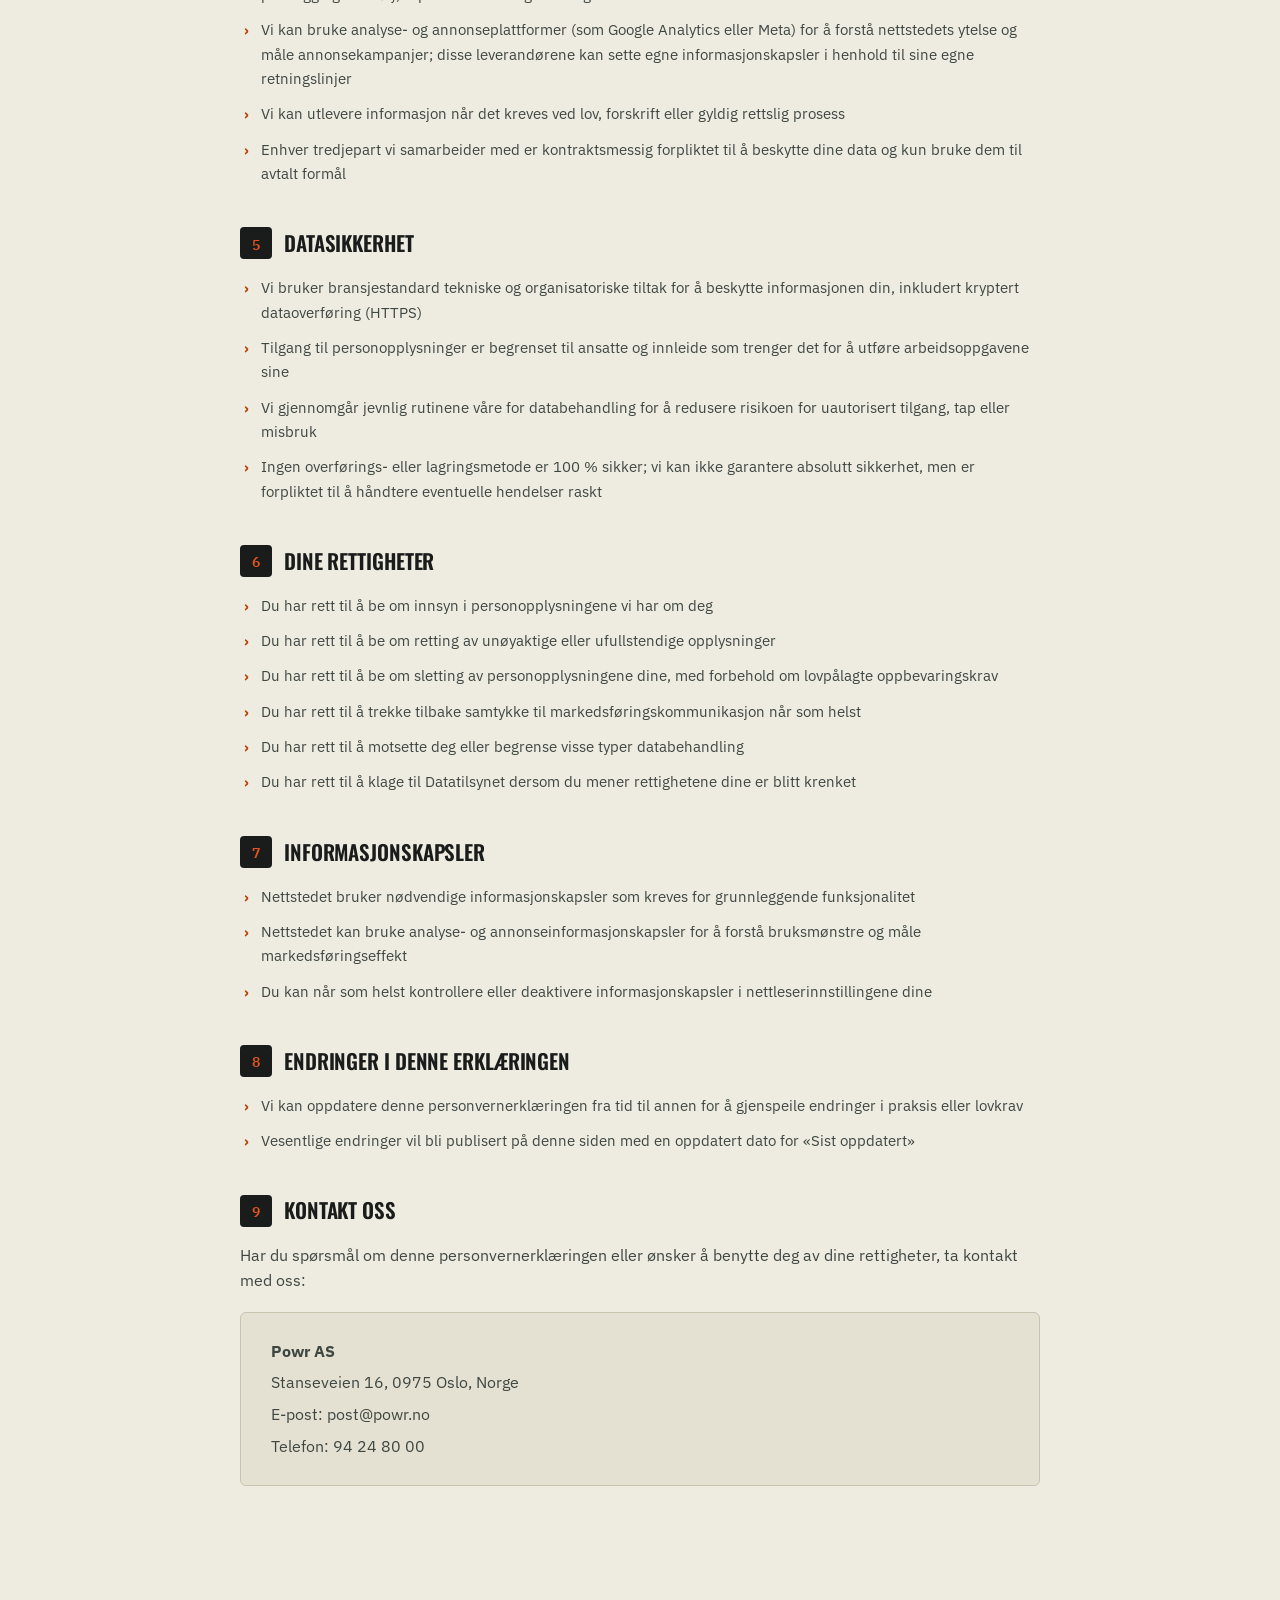
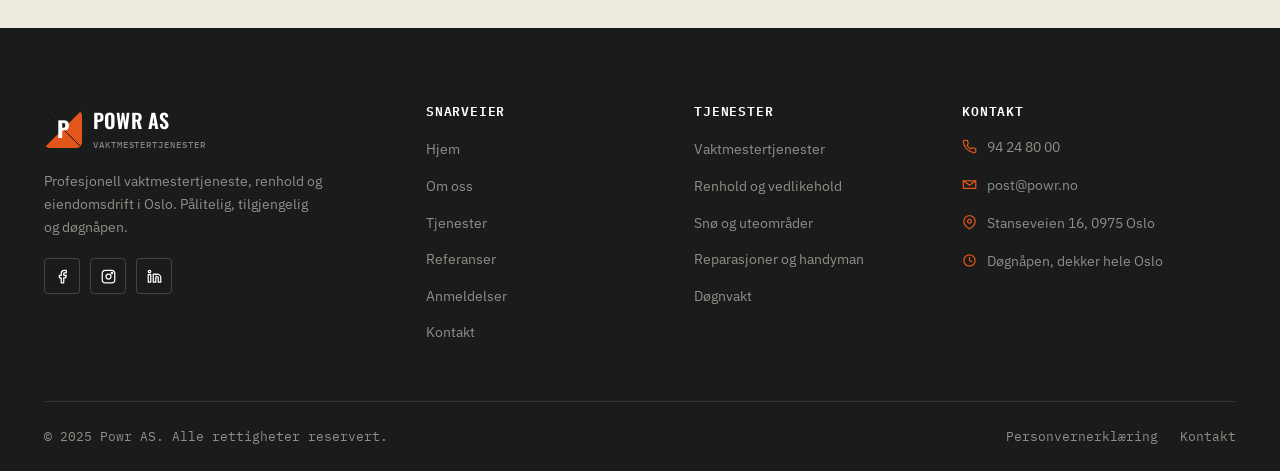
<file: privacy-policy.html>
<!DOCTYPE html>
<html lang="no">
<head>
<meta charset="UTF-8">
<meta name="viewport" content="width=device-width, initial-scale=1.0">
<title>Personvernerklæring | Powr AS</title>
<meta name="description" content="Les Powr AS sin personvernerklæring: hvilke data vi samler inn, hvordan de brukes, lagres og beskyttes, og hvilke rettigheter du har.">
<link rel="preconnect" href="https://fonts.googleapis.com">
<link rel="preconnect" href="https://fonts.gstatic.com" crossorigin>
<link href="https://fonts.googleapis.com/css2?family=Oswald:wght@500;600;700&family=IBM+Plex+Sans:wght@400;500;600;700&family=IBM+Plex+Mono:wght@500;600;700&display=swap" rel="stylesheet">
<link rel="stylesheet" href="css/style.css">
</head>
<body>

<header class="navbar">
  <div class="container nav-inner">
    <a href="index.html#home" class="brand">
      <svg class="brand-mark" viewBox="0 0 40 40" role="img" aria-label="Powr AS">
        <defs><clipPath id="brandClip"><rect width="40" height="40" rx="6"/></clipPath></defs>
        <g clip-path="url(#brandClip)">
          <rect width="40" height="40" fill="#191c1a"/>
          <polygon points="40,0 40,40 0,40" fill="#e2551b"/>
          <line x1="0" y1="0" x2="40" y2="40" stroke="#0c0e0c" stroke-width="1"/>
        </g>
        <text x="20" y="29" font-family="Oswald, sans-serif" font-weight="700" font-size="23" fill="#ffffff" text-anchor="middle">P</text>
      </svg>
      <span class="brand-text">Powr AS<small>Vaktmestertjenester</small></span>
    </a>
    <nav class="nav-links">
      <a href="index.html#home">Hjem</a>
      <a href="index.html#about">Om oss</a>
      <a href="index.html#portfolio">Referanser</a>
      <a href="index.html#services">Tjenester</a>
      <a href="index.html#reviews">Anmeldelser</a>
      <a href="index.html#contact">Kontakt</a>
    </nav>
    <div class="nav-cta">
      <a href="tel:+4794248000" class="nav-phone">
        <svg viewBox="0 0 24 24" fill="none" stroke="currentColor" stroke-width="2" stroke-linecap="round" stroke-linejoin="round"><path d="M22 16.92v3a2 2 0 0 1-2.18 2 19.79 19.79 0 0 1-8.63-3.07 19.5 19.5 0 0 1-6-6 19.79 19.79 0 0 1-3.07-8.67A2 2 0 0 1 4.11 2h3a2 2 0 0 1 2 1.72c.127.96.362 1.903.7 2.81a2 2 0 0 1-.45 2.11L8.09 9.91a16 16 0 0 0 6 6l1.27-1.27a2 2 0 0 1 2.11-.45c.907.338 1.85.573 2.81.7A2 2 0 0 1 22 16.92z"/></svg>
        94 24 80 00
      </a>
      <a href="contact.html" class="btn btn-primary">Få et tilbud</a>
    </div>
    <button class="hamburger" aria-label="Åpne meny" aria-expanded="false"><span></span><span></span><span></span></button>
  </div>
</header>

<div class="nav-overlay"></div>
<aside class="mobile-tray">
  <nav class="nav-links">
    <a href="index.html#home">Hjem</a>
    <a href="index.html#about">Om oss</a>
    <a href="index.html#portfolio">Referanser</a>
    <a href="index.html#services">Tjenester</a>
    <a href="index.html#reviews">Anmeldelser</a>
    <a href="index.html#contact">Kontakt</a>
  </nav>
  <div class="mobile-tray-footer">
    <a href="tel:+4794248000" class="mobile-tray-phone">94 24 80 00</a>
    <a href="contact.html" class="btn btn-primary btn-block">Få et tilbud</a>
  </div>
</aside>

<section class="page-hero" style="padding-bottom:60px;">
  <div class="hero-bg"></div>
  <div class="container page-hero-inner">
    <div class="breadcrumb reveal"><a href="index.html">Hjem</a><span>/</span><span>Personvernerklæring</span></div>
    <p class="eyebrow reveal">Juridisk</p>
    <h1 class="reveal reveal-delay-1">Personvernerklæring</h1>
    <p class="reveal reveal-delay-2">Hvordan Powr AS samler inn, bruker og beskytter informasjonen din.</p>
  </div>
</section>

<section class="section-pad">
  <div class="container">
    <div class="policy-wrap">

      <span class="policy-updated reveal">Sist oppdatert: september 2025</span>

      <div class="policy-block reveal">
        <p>Powr AS («Powr», «vi», «oss» eller «vår») respekterer personvernet ditt og er forpliktet til å beskytte den personlige informasjonen du deler med oss gjennom powr.no («nettstedet») og våre tjenester. Denne erklæringen forklarer hva vi samler inn, hvorfor, og hvilke valg du har.</p>
      </div>

      <div class="policy-block reveal">
        <h2><span class="policy-num">1</span>Data vi samler inn</h2>
        <ul>
          <li>Kontaktopplysninger du oppgir, som navn, e-postadresse og telefonnummer</li>
          <li>Prosjektdetaljer du gir, som tjenestetype, budsjettramme, tidsramme og innhold i meldinger</li>
          <li>Eiendomsadresse når dette er nødvendig for å planlegge eller utføre en tjeneste</li>
          <li>Tekniske data som IP-adresse, nettlesertype, enhetstype og sidevisninger, samlet inn automatisk via informasjonskapsler og lignende teknologi</li>
          <li>Kommunikasjonshistorikk, inkludert e-poster, samtalenotater og henvendelser til kundeservice</li>
        </ul>
      </div>

      <div class="policy-block reveal">
        <h2><span class="policy-num">2</span>Formål med innsamlingen</h2>
        <ul>
          <li>For å besvare tilbudsforespørsler og planlegge vaktmester-, renholds- eller reparasjonstjenester</li>
          <li>For å kommunisere med deg om din henvendelse, avtale eller løpende driftsavtale</li>
          <li>For å forbedre nettstedet vårt, tjenestene våre og kundeopplevelsen</li>
          <li>For å måle effekten av markedsførings- og annonsekampanjer</li>
          <li>For å overholde juridiske, regnskapsmessige og regulatoriske forpliktelser</li>
        </ul>
      </div>

      <div class="policy-block reveal">
        <h2><span class="policy-num">3</span>Lagringstid</h2>
        <ul>
          <li>Kontaktskjemaer og tilbudsforespørsler lagres i inntil 24 måneder fra siste kontakt med oss</li>
          <li>Aktive kunderegistre lagres så lenge driftsavtalen varer, i tillegg til gjeldende lovpålagte og regnskapsmessige oppbevaringskrav</li>
          <li>Tekniske data og analysedata lagres i aggregert eller anonymisert form etter 14 måneder</li>
          <li>Du kan når som helst be om tidligere sletting av dine data, med forbehold om lovpålagte oppbevaringskrav</li>
        </ul>
      </div>

      <div class="policy-block reveal">
        <h2><span class="policy-num">4</span>Deling med tredjeparter</h2>
        <ul>
          <li>Vi selger eller leier ikke ut din personlige informasjon til tredjeparter</li>
          <li>Vi kan dele begrensede data med betrodde leverandører som hjelper oss å drive virksomheten, som planleggingsverktøy, e-postleveranse og betalingsformidlere</li>
          <li>Vi kan bruke analyse- og annonseplattformer (som Google Analytics eller Meta) for å forstå nettstedets ytelse og måle annonsekampanjer; disse leverandørene kan sette egne informasjonskapsler i henhold til sine egne retningslinjer</li>
          <li>Vi kan utlevere informasjon når det kreves ved lov, forskrift eller gyldig rettslig prosess</li>
          <li>Enhver tredjepart vi samarbeider med er kontraktsmessig forpliktet til å beskytte dine data og kun bruke dem til avtalt formål</li>
        </ul>
      </div>

      <div class="policy-block reveal">
        <h2><span class="policy-num">5</span>Datasikkerhet</h2>
        <ul>
          <li>Vi bruker bransjestandard tekniske og organisatoriske tiltak for å beskytte informasjonen din, inkludert kryptert dataoverføring (HTTPS)</li>
          <li>Tilgang til personopplysninger er begrenset til ansatte og innleide som trenger det for å utføre arbeidsoppgavene sine</li>
          <li>Vi gjennomgår jevnlig rutinene våre for databehandling for å redusere risikoen for uautorisert tilgang, tap eller misbruk</li>
          <li>Ingen overførings- eller lagringsmetode er 100 % sikker; vi kan ikke garantere absolutt sikkerhet, men er forpliktet til å håndtere eventuelle hendelser raskt</li>
        </ul>
      </div>

      <div class="policy-block reveal">
        <h2><span class="policy-num">6</span>Dine rettigheter</h2>
        <ul>
          <li>Du har rett til å be om innsyn i personopplysningene vi har om deg</li>
          <li>Du har rett til å be om retting av unøyaktige eller ufullstendige opplysninger</li>
          <li>Du har rett til å be om sletting av personopplysningene dine, med forbehold om lovpålagte oppbevaringskrav</li>
          <li>Du har rett til å trekke tilbake samtykke til markedsføringskommunikasjon når som helst</li>
          <li>Du har rett til å motsette deg eller begrense visse typer databehandling</li>
          <li>Du har rett til å klage til Datatilsynet dersom du mener rettighetene dine er blitt krenket</li>
        </ul>
      </div>

      <div class="policy-block reveal">
        <h2><span class="policy-num">7</span>Informasjonskapsler</h2>
        <ul>
          <li>Nettstedet bruker nødvendige informasjonskapsler som kreves for grunnleggende funksjonalitet</li>
          <li>Nettstedet kan bruke analyse- og annonseinformasjonskapsler for å forstå bruksmønstre og måle markedsføringseffekt</li>
          <li>Du kan når som helst kontrollere eller deaktivere informasjonskapsler i nettleserinnstillingene dine</li>
        </ul>
      </div>

      <div class="policy-block reveal">
        <h2><span class="policy-num">8</span>Endringer i denne erklæringen</h2>
        <ul>
          <li>Vi kan oppdatere denne personvernerklæringen fra tid til annen for å gjenspeile endringer i praksis eller lovkrav</li>
          <li>Vesentlige endringer vil bli publisert på denne siden med en oppdatert dato for «Sist oppdatert»</li>
        </ul>
      </div>

      <div class="policy-block reveal">
        <h2><span class="policy-num">9</span>Kontakt oss</h2>
        <p>Har du spørsmål om denne personvernerklæringen eller ønsker å benytte deg av dine rettigheter, ta kontakt med oss:</p>
        <div class="policy-contact-box">
          <p style="margin-bottom:6px;"><strong>Powr AS</strong></p>
          <p style="margin-bottom:6px;">Stanseveien 16, 0975 Oslo, Norge</p>
          <p style="margin-bottom:6px;">E-post: post@powr.no</p>
          <p style="margin-bottom:0;">Telefon: 94 24 80 00</p>
        </div>
      </div>

    </div>
  </div>
</section>

<footer class="site-footer">
  <div class="container">
    <div class="footer-grid">
      <div class="footer-brand">
        <a href="index.html#home" class="brand">
          <svg class="brand-mark" viewBox="0 0 40 40" role="img" aria-label="Powr AS">
        <defs><clipPath id="brandClip"><rect width="40" height="40" rx="6"/></clipPath></defs>
        <g clip-path="url(#brandClip)">
          <rect width="40" height="40" fill="#191c1a"/>
          <polygon points="40,0 40,40 0,40" fill="#e2551b"/>
          <line x1="0" y1="0" x2="40" y2="40" stroke="#0c0e0c" stroke-width="1"/>
        </g>
        <text x="20" y="29" font-family="Oswald, sans-serif" font-weight="700" font-size="23" fill="#ffffff" text-anchor="middle">P</text>
      </svg>
          <span class="brand-text">Powr AS<small>Vaktmestertjenester</small></span>
        </a>
        <p>Profesjonell vaktmestertjeneste, renhold og eiendomsdrift i Oslo. Pålitelig, tilgjengelig og døgnåpen.</p>
        <div class="footer-social">
          <a href="#" aria-label="Facebook"><svg viewBox="0 0 24 24" fill="none" stroke="currentColor" stroke-width="2" stroke-linecap="round" stroke-linejoin="round"><path d="M18 2h-3a5 5 0 0 0-5 5v3H7v4h3v8h4v-8h3l1-4h-4V7a1 1 0 0 1 1-1h3z"/></svg></a>
          <a href="#" aria-label="Instagram"><svg viewBox="0 0 24 24" fill="none" stroke="currentColor" stroke-width="2" stroke-linecap="round" stroke-linejoin="round"><rect x="2" y="2" width="20" height="20" rx="5"/><circle cx="12" cy="12" r="4"/><circle cx="17.5" cy="6.5" r="1"/></svg></a>
          <a href="#" aria-label="LinkedIn"><svg viewBox="0 0 24 24" fill="none" stroke="currentColor" stroke-width="2" stroke-linecap="round" stroke-linejoin="round"><path d="M16 8a6 6 0 0 1 6 6v7h-4v-7a2 2 0 0 0-4 0v7h-4V8h4v1.5A5.98 5.98 0 0 1 16 8z"/><rect x="2" y="9" width="4" height="12"/><circle cx="4" cy="4" r="2"/></svg></a>
        </div>
      </div>
      <div class="footer-col">
        <h4>Snarveier</h4>
        <ul>
          <li><a href="index.html#home">Hjem</a></li>
          <li><a href="index.html#about">Om oss</a></li>
          <li><a href="services.html">Tjenester</a></li>
          <li><a href="portfolio.html">Referanser</a></li>
          <li><a href="reviews.html">Anmeldelser</a></li>
          <li><a href="contact.html">Kontakt</a></li>
        </ul>
      </div>
      <div class="footer-col">
        <h4>Tjenester</h4>
        <ul>
          <li><a href="services.html">Vaktmestertjenester</a></li>
          <li><a href="services.html">Renhold og vedlikehold</a></li>
          <li><a href="services.html">Snø og uteområder</a></li>
          <li><a href="services.html">Reparasjoner og handyman</a></li>
          <li><a href="services.html">Døgnvakt</a></li>
        </ul>
      </div>
      <div class="footer-col">
        <h4>Kontakt</h4>
        <ul class="footer-contact">
          <li><svg viewBox="0 0 24 24" fill="none" stroke="currentColor" stroke-width="2" stroke-linecap="round" stroke-linejoin="round"><path d="M22 16.92v3a2 2 0 0 1-2.18 2 19.79 19.79 0 0 1-8.63-3.07 19.5 19.5 0 0 1-6-6 19.79 19.79 0 0 1-3.07-8.67A2 2 0 0 1 4.11 2h3a2 2 0 0 1 2 1.72c.127.96.362 1.903.7 2.81a2 2 0 0 1-.45 2.11L8.09 9.91a16 16 0 0 0 6 6l1.27-1.27a2 2 0 0 1 2.11-.45c.907.338 1.85.573 2.81.7A2 2 0 0 1 22 16.92z"/></svg> 94 24 80 00</li>
          <li><svg viewBox="0 0 24 24" fill="none" stroke="currentColor" stroke-width="2" stroke-linecap="round" stroke-linejoin="round"><path d="M22 6l-10 7L2 6"/><path d="M2 6h20v12H2z"/></svg> post@powr.no</li>
          <li><svg viewBox="0 0 24 24" fill="none" stroke="currentColor" stroke-width="2" stroke-linecap="round" stroke-linejoin="round"><path d="M21 10c0 7-9 12-9 12s-9-5-9-12a9 9 0 0 1 18 0z"/><circle cx="12" cy="10" r="3"/></svg> Stanseveien 16, 0975 Oslo</li>
          <li><svg viewBox="0 0 24 24" fill="none" stroke="currentColor" stroke-width="2" stroke-linecap="round" stroke-linejoin="round"><circle cx="12" cy="12" r="9"/><path d="M12 7v5l3.5 2"/></svg> Døgnåpen, dekker hele Oslo</li>
        </ul>
      </div>
    </div>
    <div class="footer-bottom">
      <p>&copy; 2025 Powr AS. Alle rettigheter reservert.</p>
      <div class="footer-bottom-links">
        <a href="privacy-policy.html">Personvernerklæring</a>
        <a href="contact.html">Kontakt</a>
      </div>
    </div>
  </div>
</footer>

<script src="js/main.js"></script>
</body>
</html>
</file>
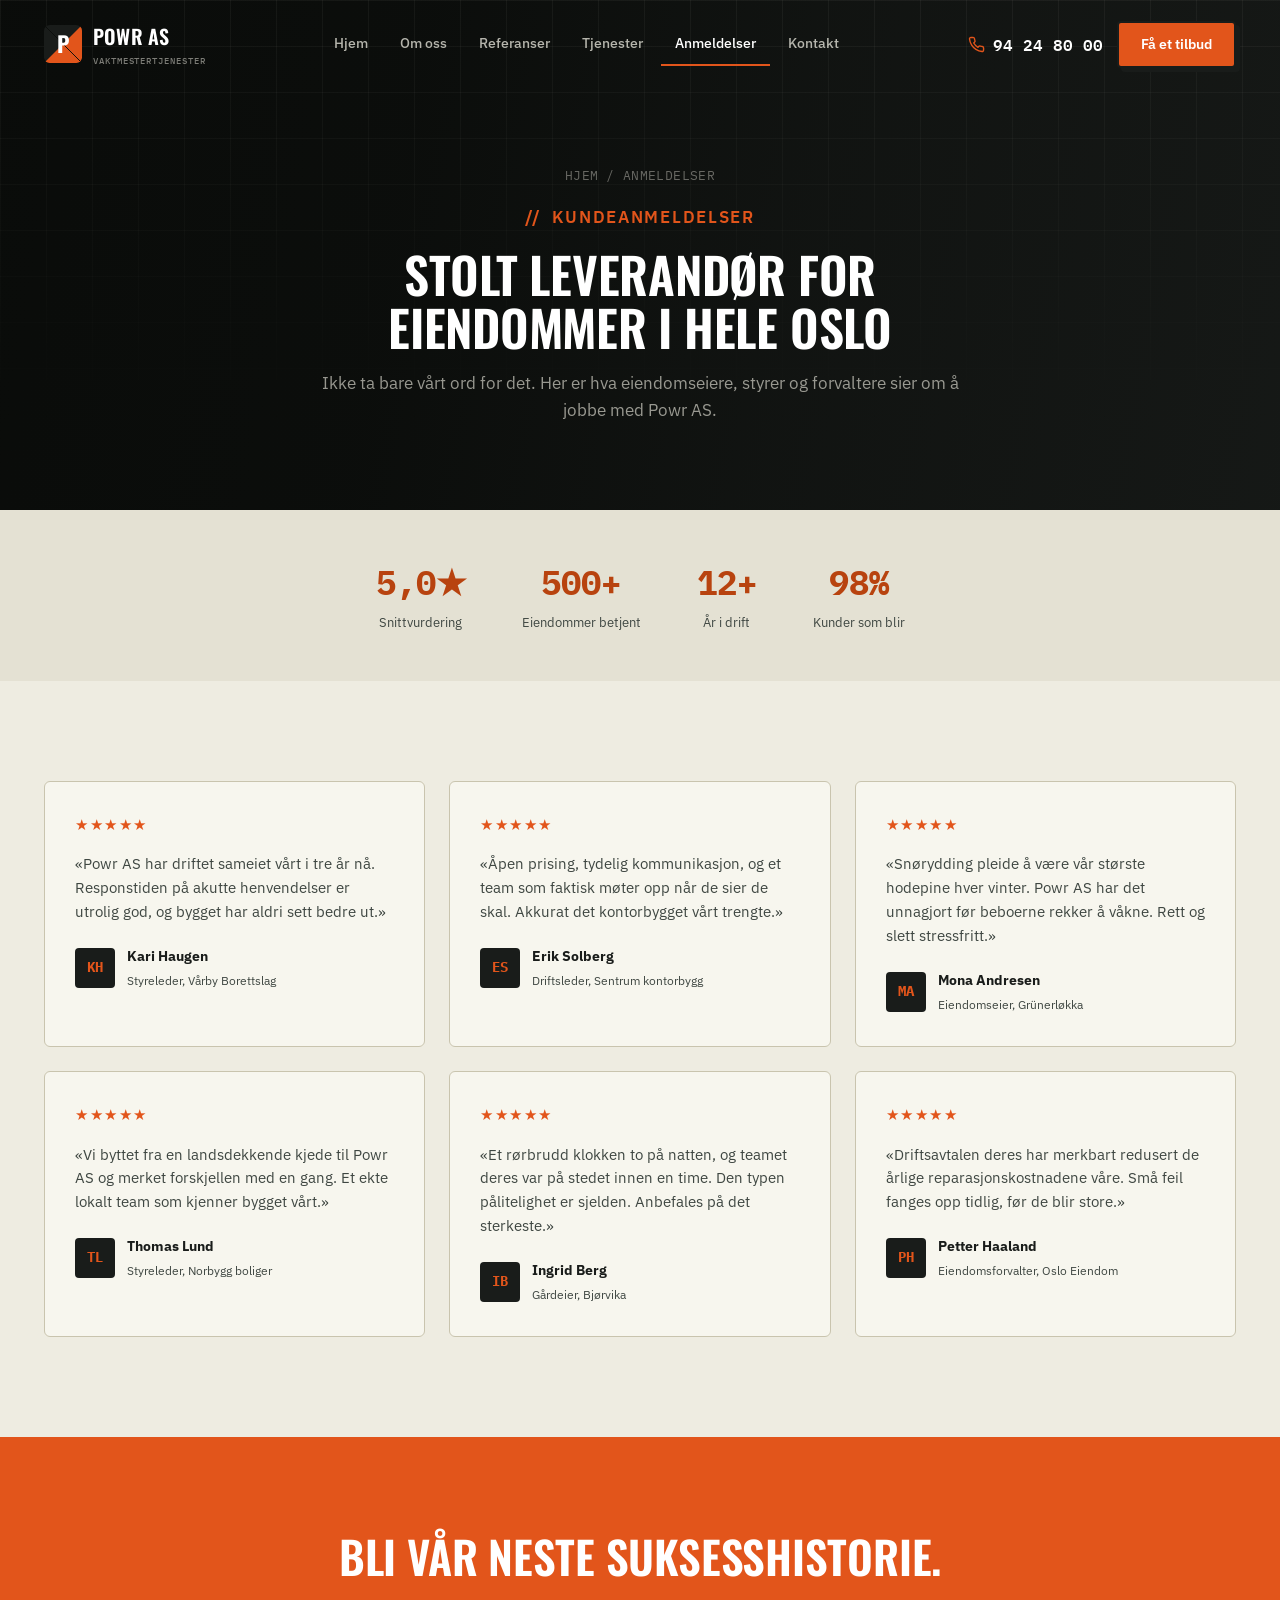
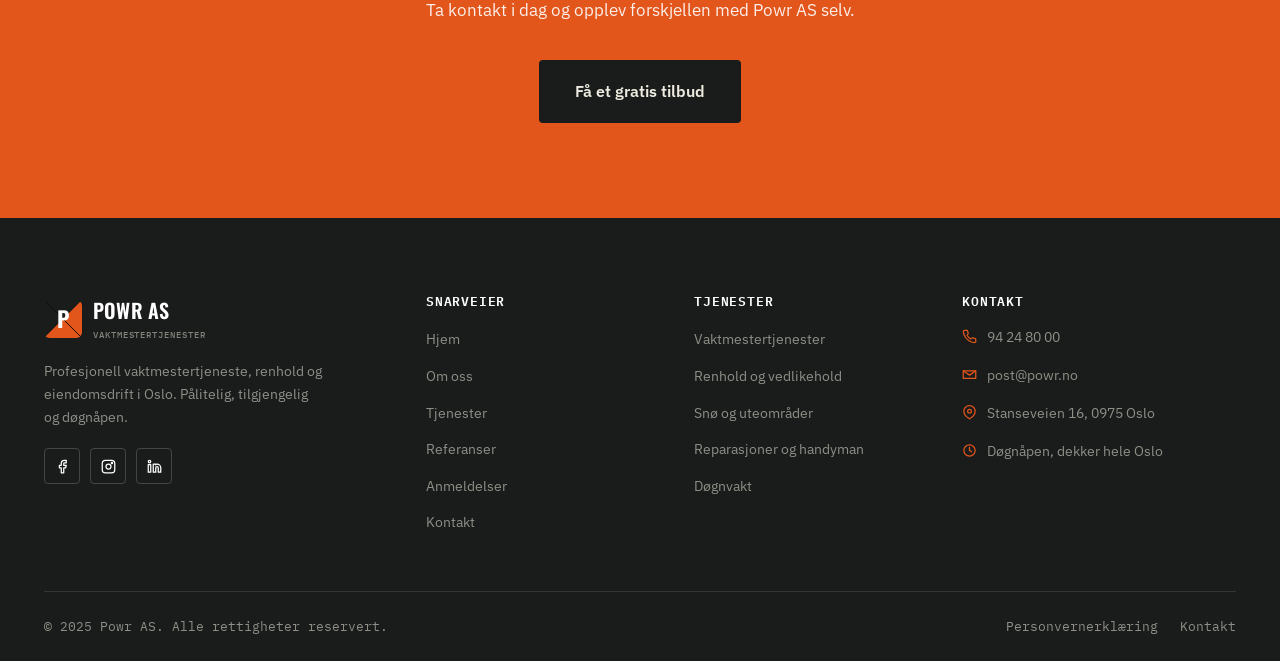
<file: reviews.html>
<!DOCTYPE html>
<html lang="no">
<head>
<meta charset="UTF-8">
<meta name="viewport" content="width=device-width, initial-scale=1.0">
<title>Kundeanmeldelser | Powr AS</title>
<meta name="description" content="Se hva eiendomseiere og styrer i Oslo sier om å jobbe med Powr AS for vaktmestertjenester og eiendomsdrift.">
<link rel="preconnect" href="https://fonts.googleapis.com">
<link rel="preconnect" href="https://fonts.gstatic.com" crossorigin>
<link href="https://fonts.googleapis.com/css2?family=Oswald:wght@500;600;700&family=IBM+Plex+Sans:wght@400;500;600;700&family=IBM+Plex+Mono:wght@500;600;700&display=swap" rel="stylesheet">
<link rel="stylesheet" href="css/style.css">
</head>
<body>

<header class="navbar">
  <div class="container nav-inner">
    <a href="index.html#home" class="brand">
      <svg class="brand-mark" viewBox="0 0 40 40" role="img" aria-label="Powr AS">
        <defs><clipPath id="brandClip"><rect width="40" height="40" rx="6"/></clipPath></defs>
        <g clip-path="url(#brandClip)">
          <rect width="40" height="40" fill="#191c1a"/>
          <polygon points="40,0 40,40 0,40" fill="#e2551b"/>
          <line x1="0" y1="0" x2="40" y2="40" stroke="#0c0e0c" stroke-width="1"/>
        </g>
        <text x="20" y="29" font-family="Oswald, sans-serif" font-weight="700" font-size="23" fill="#ffffff" text-anchor="middle">P</text>
      </svg>
      <span class="brand-text">Powr AS<small>Vaktmestertjenester</small></span>
    </a>
    <nav class="nav-links">
      <a href="index.html#home">Hjem</a>
      <a href="index.html#about">Om oss</a>
      <a href="index.html#portfolio">Referanser</a>
      <a href="index.html#services">Tjenester</a>
      <a href="index.html#reviews" class="active">Anmeldelser</a>
      <a href="index.html#contact">Kontakt</a>
    </nav>
    <div class="nav-cta">
      <a href="tel:+4794248000" class="nav-phone">
        <svg viewBox="0 0 24 24" fill="none" stroke="currentColor" stroke-width="2" stroke-linecap="round" stroke-linejoin="round"><path d="M22 16.92v3a2 2 0 0 1-2.18 2 19.79 19.79 0 0 1-8.63-3.07 19.5 19.5 0 0 1-6-6 19.79 19.79 0 0 1-3.07-8.67A2 2 0 0 1 4.11 2h3a2 2 0 0 1 2 1.72c.127.96.362 1.903.7 2.81a2 2 0 0 1-.45 2.11L8.09 9.91a16 16 0 0 0 6 6l1.27-1.27a2 2 0 0 1 2.11-.45c.907.338 1.85.573 2.81.7A2 2 0 0 1 22 16.92z"/></svg>
        94 24 80 00
      </a>
      <a href="contact.html" class="btn btn-primary">Få et tilbud</a>
    </div>
    <button class="hamburger" aria-label="Åpne meny" aria-expanded="false"><span></span><span></span><span></span></button>
  </div>
</header>

<div class="nav-overlay"></div>
<aside class="mobile-tray">
  <nav class="nav-links">
    <a href="index.html#home">Hjem</a>
    <a href="index.html#about">Om oss</a>
    <a href="index.html#portfolio">Referanser</a>
    <a href="index.html#services">Tjenester</a>
    <a href="index.html#reviews">Anmeldelser</a>
    <a href="index.html#contact">Kontakt</a>
  </nav>
  <div class="mobile-tray-footer">
    <a href="tel:+4794248000" class="mobile-tray-phone">94 24 80 00</a>
    <a href="contact.html" class="btn btn-primary btn-block">Få et tilbud</a>
  </div>
</aside>

<section class="page-hero">
  <div class="hero-bg"></div>
  <div class="container page-hero-inner">
    <div class="breadcrumb reveal"><a href="index.html">Hjem</a><span>/</span><span>Anmeldelser</span></div>
    <p class="eyebrow reveal">Kundeanmeldelser</p>
    <h1 class="reveal reveal-delay-1">Stolt leverandør for eiendommer i hele Oslo</h1>
    <p class="reveal reveal-delay-2">Ikke ta bare vårt ord for det. Her er hva eiendomseiere, styrer og forvaltere sier om å jobbe med Powr AS.</p>
  </div>
</section>

<section class="alt-bg">
  <div class="container">
    <div class="trust-strip">
      <div class="trust-item reveal"><b>5,0★</b><span>Snittvurdering</span></div>
      <div class="trust-item reveal reveal-delay-1"><b>500+</b><span>Eiendommer betjent</span></div>
      <div class="trust-item reveal reveal-delay-2"><b>12+</b><span>År i drift</span></div>
      <div class="trust-item reveal reveal-delay-3"><b>98%</b><span>Kunder som blir</span></div>
    </div>
  </div>
</section>

<section class="section-pad">
  <div class="container">
    <div class="reviews-grid">
      <div class="review-card reveal">
        <div class="stars">★★★★★</div>
        <p>«Powr AS har driftet sameiet vårt i tre år nå. Responstiden på akutte henvendelser er utrolig god, og bygget har aldri sett bedre ut.»</p>
        <div class="reviewer"><div class="reviewer-avatar">KH</div><div><b>Kari Haugen</b><span>Styreleder, Vårby Borettslag</span></div></div>
      </div>

      <div class="review-card reveal reveal-delay-1">
        <div class="stars">★★★★★</div>
        <p>«Åpen prising, tydelig kommunikasjon, og et team som faktisk møter opp når de sier de skal. Akkurat det kontorbygget vårt trengte.»</p>
        <div class="reviewer"><div class="reviewer-avatar">ES</div><div><b>Erik Solberg</b><span>Driftsleder, Sentrum kontorbygg</span></div></div>
      </div>

      <div class="review-card reveal reveal-delay-2">
        <div class="stars">★★★★★</div>
        <p>«Snørydding pleide å være vår største hodepine hver vinter. Powr AS har det unnagjort før beboerne rekker å våkne. Rett og slett stressfritt.»</p>
        <div class="reviewer"><div class="reviewer-avatar">MA</div><div><b>Mona Andresen</b><span>Eiendomseier, Grünerløkka</span></div></div>
      </div>

      <div class="review-card reveal reveal-delay-3">
        <div class="stars">★★★★★</div>
        <p>«Vi byttet fra en landsdekkende kjede til Powr AS og merket forskjellen med en gang. Et ekte lokalt team som kjenner bygget vårt.»</p>
        <div class="reviewer"><div class="reviewer-avatar">TL</div><div><b>Thomas Lund</b><span>Styreleder, Norbygg boliger</span></div></div>
      </div>

      <div class="review-card reveal reveal-delay-4">
        <div class="stars">★★★★★</div>
        <p>«Et rørbrudd klokken to på natten, og teamet deres var på stedet innen en time. Den typen pålitelighet er sjelden. Anbefales på det sterkeste.»</p>
        <div class="reviewer"><div class="reviewer-avatar">IB</div><div><b>Ingrid Berg</b><span>Gårdeier, Bjørvika</span></div></div>
      </div>

      <div class="review-card reveal">
        <div class="stars">★★★★★</div>
        <p>«Driftsavtalen deres har merkbart redusert de årlige reparasjonskostnadene våre. Små feil fanges opp tidlig, før de blir store.»</p>
        <div class="reviewer"><div class="reviewer-avatar">PH</div><div><b>Petter Haaland</b><span>Eiendomsforvalter, Oslo Eiendom</span></div></div>
      </div>
    </div>
  </div>
</section>

<section class="final-cta">
  <div class="container final-cta-inner">
    <h2 class="reveal">Bli vår neste suksesshistorie.</h2>
    <p class="reveal reveal-delay-1">Ta kontakt i dag og opplev forskjellen med Powr AS selv.</p>
    <div class="btn-actions reveal reveal-delay-2">
      <a href="contact.html" class="btn btn-dark btn-lg">Få et gratis tilbud</a>
    </div>
  </div>
</section>

<footer class="site-footer">
  <div class="container">
    <div class="footer-grid">
      <div class="footer-brand">
        <a href="index.html#home" class="brand">
          <svg class="brand-mark" viewBox="0 0 40 40" role="img" aria-label="Powr AS">
        <defs><clipPath id="brandClip"><rect width="40" height="40" rx="6"/></clipPath></defs>
        <g clip-path="url(#brandClip)">
          <rect width="40" height="40" fill="#191c1a"/>
          <polygon points="40,0 40,40 0,40" fill="#e2551b"/>
          <line x1="0" y1="0" x2="40" y2="40" stroke="#0c0e0c" stroke-width="1"/>
        </g>
        <text x="20" y="29" font-family="Oswald, sans-serif" font-weight="700" font-size="23" fill="#ffffff" text-anchor="middle">P</text>
      </svg>
          <span class="brand-text">Powr AS<small>Vaktmestertjenester</small></span>
        </a>
        <p>Profesjonell vaktmestertjeneste, renhold og eiendomsdrift i Oslo. Pålitelig, tilgjengelig og døgnåpen.</p>
        <div class="footer-social">
          <a href="#" aria-label="Facebook"><svg viewBox="0 0 24 24" fill="none" stroke="currentColor" stroke-width="2" stroke-linecap="round" stroke-linejoin="round"><path d="M18 2h-3a5 5 0 0 0-5 5v3H7v4h3v8h4v-8h3l1-4h-4V7a1 1 0 0 1 1-1h3z"/></svg></a>
          <a href="#" aria-label="Instagram"><svg viewBox="0 0 24 24" fill="none" stroke="currentColor" stroke-width="2" stroke-linecap="round" stroke-linejoin="round"><rect x="2" y="2" width="20" height="20" rx="5"/><circle cx="12" cy="12" r="4"/><circle cx="17.5" cy="6.5" r="1"/></svg></a>
          <a href="#" aria-label="LinkedIn"><svg viewBox="0 0 24 24" fill="none" stroke="currentColor" stroke-width="2" stroke-linecap="round" stroke-linejoin="round"><path d="M16 8a6 6 0 0 1 6 6v7h-4v-7a2 2 0 0 0-4 0v7h-4V8h4v1.5A5.98 5.98 0 0 1 16 8z"/><rect x="2" y="9" width="4" height="12"/><circle cx="4" cy="4" r="2"/></svg></a>
        </div>
      </div>
      <div class="footer-col">
        <h4>Snarveier</h4>
        <ul>
          <li><a href="index.html#home">Hjem</a></li>
          <li><a href="index.html#about">Om oss</a></li>
          <li><a href="services.html">Tjenester</a></li>
          <li><a href="portfolio.html">Referanser</a></li>
          <li><a href="reviews.html">Anmeldelser</a></li>
          <li><a href="contact.html">Kontakt</a></li>
        </ul>
      </div>
      <div class="footer-col">
        <h4>Tjenester</h4>
        <ul>
          <li><a href="services.html">Vaktmestertjenester</a></li>
          <li><a href="services.html">Renhold og vedlikehold</a></li>
          <li><a href="services.html">Snø og uteområder</a></li>
          <li><a href="services.html">Reparasjoner og handyman</a></li>
          <li><a href="services.html">Døgnvakt</a></li>
        </ul>
      </div>
      <div class="footer-col">
        <h4>Kontakt</h4>
        <ul class="footer-contact">
          <li><svg viewBox="0 0 24 24" fill="none" stroke="currentColor" stroke-width="2" stroke-linecap="round" stroke-linejoin="round"><path d="M22 16.92v3a2 2 0 0 1-2.18 2 19.79 19.79 0 0 1-8.63-3.07 19.5 19.5 0 0 1-6-6 19.79 19.79 0 0 1-3.07-8.67A2 2 0 0 1 4.11 2h3a2 2 0 0 1 2 1.72c.127.96.362 1.903.7 2.81a2 2 0 0 1-.45 2.11L8.09 9.91a16 16 0 0 0 6 6l1.27-1.27a2 2 0 0 1 2.11-.45c.907.338 1.85.573 2.81.7A2 2 0 0 1 22 16.92z"/></svg> 94 24 80 00</li>
          <li><svg viewBox="0 0 24 24" fill="none" stroke="currentColor" stroke-width="2" stroke-linecap="round" stroke-linejoin="round"><path d="M22 6l-10 7L2 6"/><path d="M2 6h20v12H2z"/></svg> post@powr.no</li>
          <li><svg viewBox="0 0 24 24" fill="none" stroke="currentColor" stroke-width="2" stroke-linecap="round" stroke-linejoin="round"><path d="M21 10c0 7-9 12-9 12s-9-5-9-12a9 9 0 0 1 18 0z"/><circle cx="12" cy="10" r="3"/></svg> Stanseveien 16, 0975 Oslo</li>
          <li><svg viewBox="0 0 24 24" fill="none" stroke="currentColor" stroke-width="2" stroke-linecap="round" stroke-linejoin="round"><circle cx="12" cy="12" r="9"/><path d="M12 7v5l3.5 2"/></svg> Døgnåpen, dekker hele Oslo</li>
        </ul>
      </div>
    </div>
    <div class="footer-bottom">
      <p>&copy; 2025 Powr AS. Alle rettigheter reservert.</p>
      <div class="footer-bottom-links">
        <a href="privacy-policy.html">Personvernerklæring</a>
        <a href="contact.html">Kontakt</a>
      </div>
    </div>
  </div>
</footer>

<script src="js/main.js"></script>
</body>
</html>
</file>
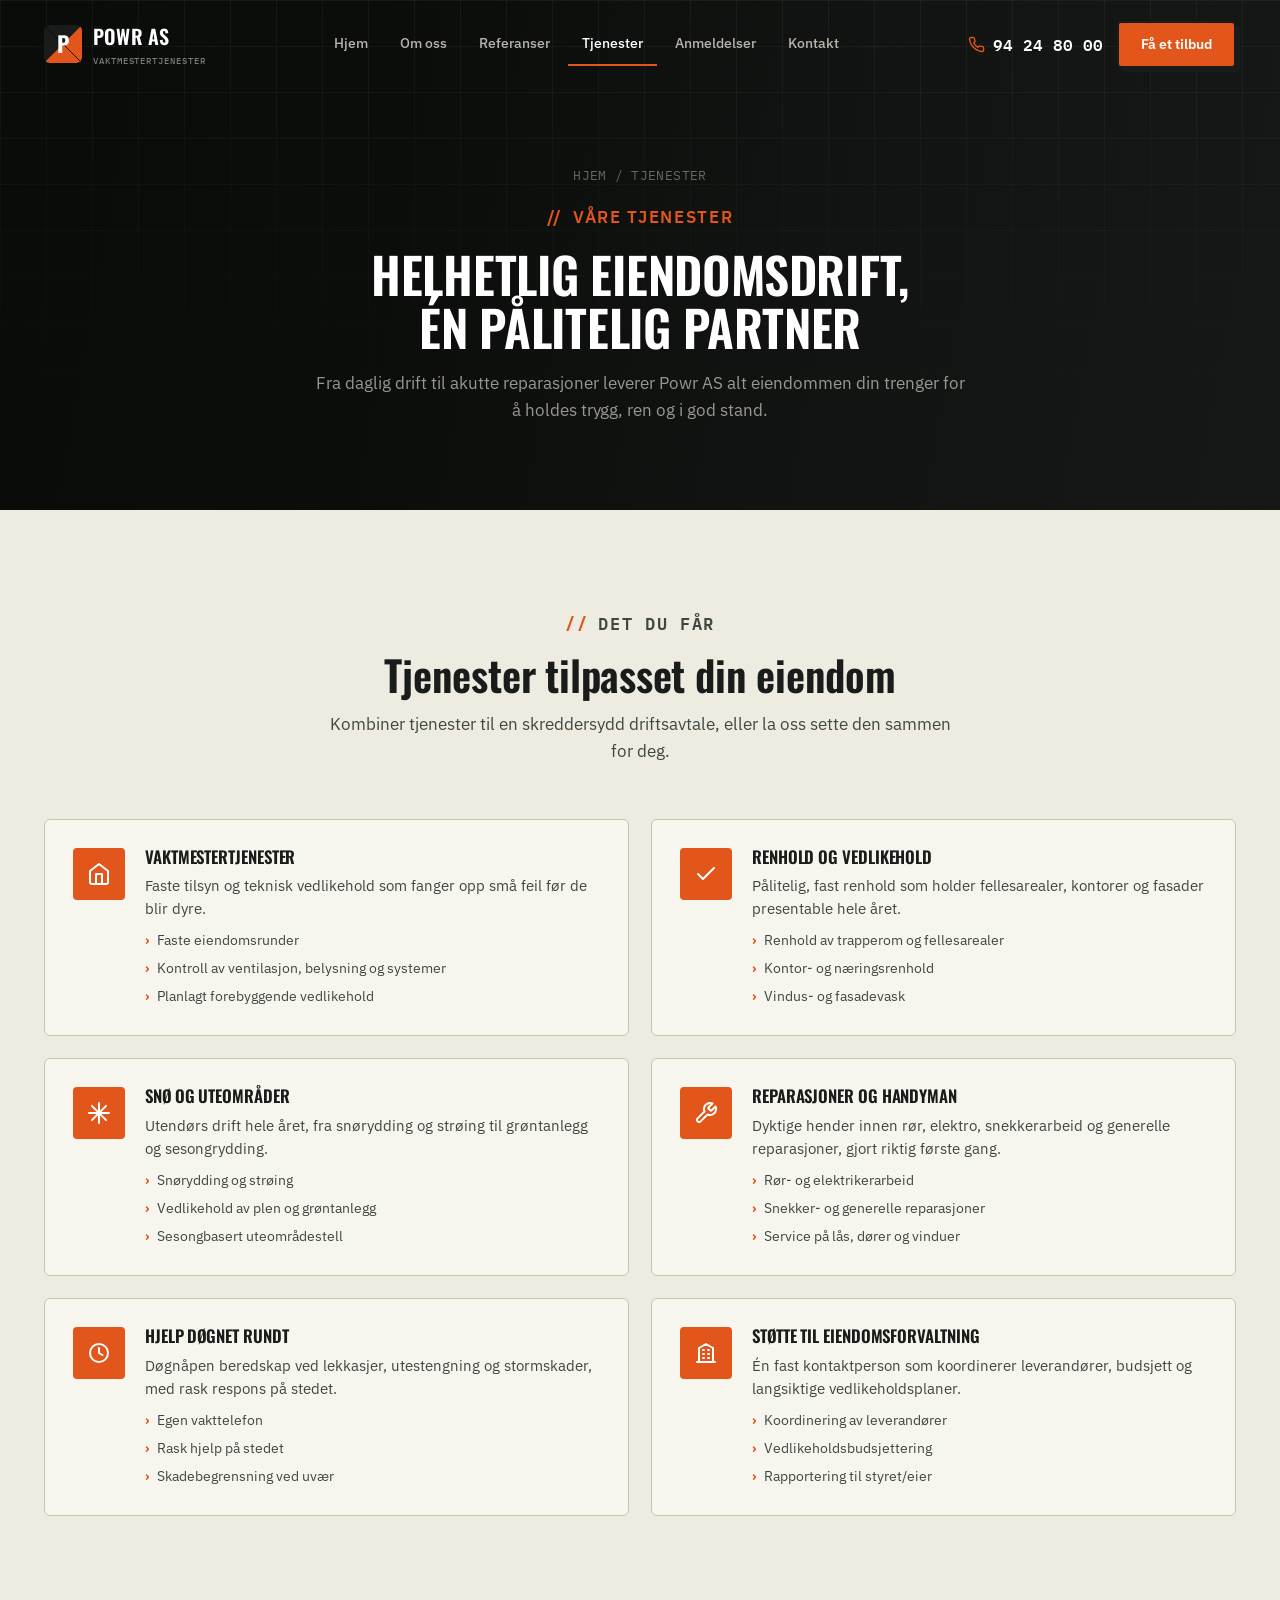
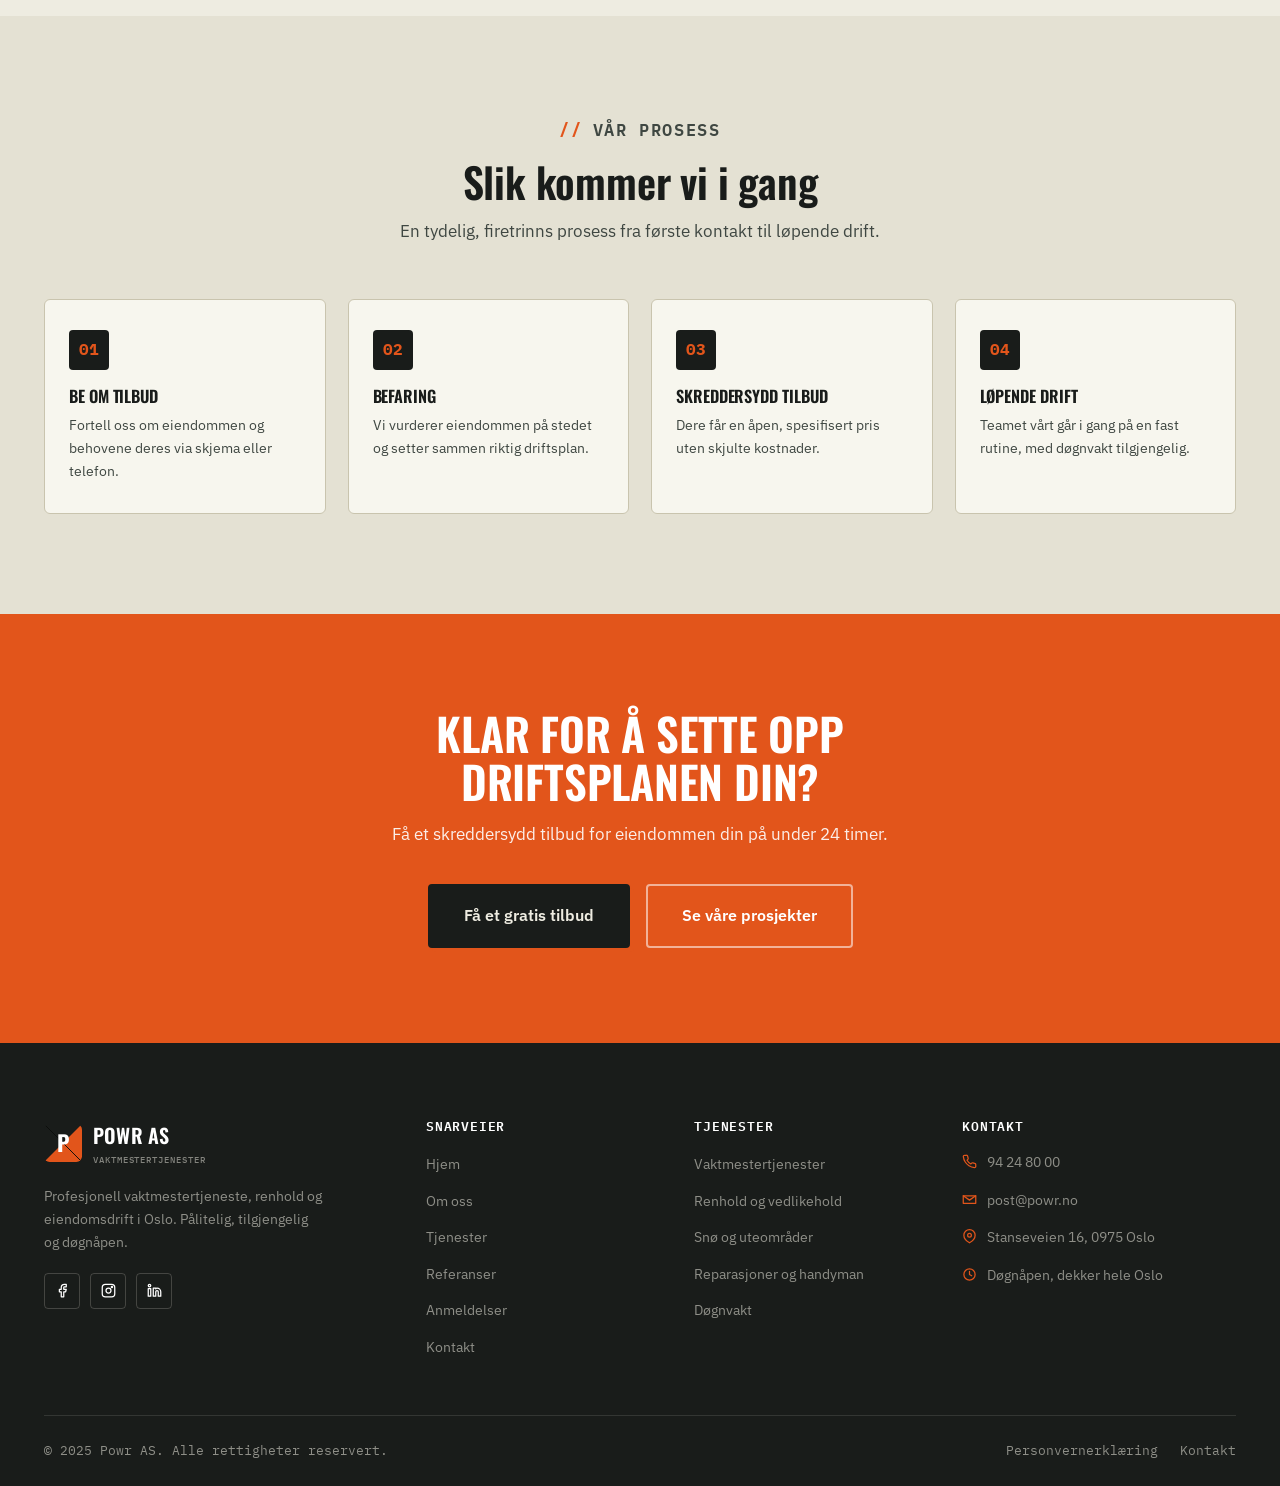
<file: services.html>
<!DOCTYPE html>
<html lang="no">
<head>
<meta charset="UTF-8">
<meta name="viewport" content="width=device-width, initial-scale=1.0">
<title>Tjenester og prosess | Powr AS</title>
<meta name="description" content="Se Powr AS sitt fulle tjenestetilbud innen vaktmestertjenester, renhold, uteområder og akutte reparasjoner i Oslo, samt vår faste firetrinns prosess.">
<link rel="preconnect" href="https://fonts.googleapis.com">
<link rel="preconnect" href="https://fonts.gstatic.com" crossorigin>
<link href="https://fonts.googleapis.com/css2?family=Oswald:wght@500;600;700&family=IBM+Plex+Sans:wght@400;500;600;700&family=IBM+Plex+Mono:wght@500;600;700&display=swap" rel="stylesheet">
<link rel="stylesheet" href="css/style.css">
</head>
<body>

<header class="navbar">
  <div class="container nav-inner">
    <a href="index.html#home" class="brand">
      <svg class="brand-mark" viewBox="0 0 40 40" role="img" aria-label="Powr AS">
        <defs><clipPath id="brandClip"><rect width="40" height="40" rx="6"/></clipPath></defs>
        <g clip-path="url(#brandClip)">
          <rect width="40" height="40" fill="#191c1a"/>
          <polygon points="40,0 40,40 0,40" fill="#e2551b"/>
          <line x1="0" y1="0" x2="40" y2="40" stroke="#0c0e0c" stroke-width="1"/>
        </g>
        <text x="20" y="29" font-family="Oswald, sans-serif" font-weight="700" font-size="23" fill="#ffffff" text-anchor="middle">P</text>
      </svg>
      <span class="brand-text">Powr AS<small>Vaktmestertjenester</small></span>
    </a>
    <nav class="nav-links">
      <a href="index.html#home">Hjem</a>
      <a href="index.html#about">Om oss</a>
      <a href="index.html#portfolio">Referanser</a>
      <a href="index.html#services" class="active">Tjenester</a>
      <a href="index.html#reviews">Anmeldelser</a>
      <a href="index.html#contact">Kontakt</a>
    </nav>
    <div class="nav-cta">
      <a href="tel:+4794248000" class="nav-phone">
        <svg viewBox="0 0 24 24" fill="none" stroke="currentColor" stroke-width="2" stroke-linecap="round" stroke-linejoin="round"><path d="M22 16.92v3a2 2 0 0 1-2.18 2 19.79 19.79 0 0 1-8.63-3.07 19.5 19.5 0 0 1-6-6 19.79 19.79 0 0 1-3.07-8.67A2 2 0 0 1 4.11 2h3a2 2 0 0 1 2 1.72c.127.96.362 1.903.7 2.81a2 2 0 0 1-.45 2.11L8.09 9.91a16 16 0 0 0 6 6l1.27-1.27a2 2 0 0 1 2.11-.45c.907.338 1.85.573 2.81.7A2 2 0 0 1 22 16.92z"/></svg>
        94 24 80 00
      </a>
      <a href="contact.html" class="btn btn-primary">Få et tilbud</a>
    </div>
    <button class="hamburger" aria-label="Åpne meny" aria-expanded="false"><span></span><span></span><span></span></button>
  </div>
</header>

<div class="nav-overlay"></div>
<aside class="mobile-tray">
  <nav class="nav-links">
    <a href="index.html#home">Hjem</a>
    <a href="index.html#about">Om oss</a>
    <a href="index.html#portfolio">Referanser</a>
    <a href="index.html#services">Tjenester</a>
    <a href="index.html#reviews">Anmeldelser</a>
    <a href="index.html#contact">Kontakt</a>
  </nav>
  <div class="mobile-tray-footer">
    <a href="tel:+4794248000" class="mobile-tray-phone">94 24 80 00</a>
    <a href="contact.html" class="btn btn-primary btn-block">Få et tilbud</a>
  </div>
</aside>

<section class="page-hero">
  <div class="hero-bg"></div>
  <div class="container page-hero-inner">
    <div class="breadcrumb reveal"><a href="index.html">Hjem</a><span>/</span><span>Tjenester</span></div>
    <p class="eyebrow reveal">Våre tjenester</p>
    <h1 class="reveal reveal-delay-1">Helhetlig eiendomsdrift, én pålitelig partner</h1>
    <p class="reveal reveal-delay-2">Fra daglig drift til akutte reparasjoner leverer Powr AS alt eiendommen din trenger for å holdes trygg, ren og i god stand.</p>
  </div>
</section>

<section class="section-pad">
  <div class="container">
    <div class="section-head center reveal">
      <p class="eyebrow" style="justify-content:center;">Det du får</p>
      <h2>Tjenester tilpasset din eiendom</h2>
      <p>Kombiner tjenester til en skreddersydd driftsavtale, eller la oss sette den sammen for deg.</p>
    </div>

    <div class="detail-services">
      <div class="detail-card reveal">
        <div class="icon-tile"><svg viewBox="0 0 24 24" fill="none" stroke="currentColor" stroke-width="2" stroke-linecap="round" stroke-linejoin="round"><path d="M3 9l9-7 9 7v11a2 2 0 0 1-2 2H5a2 2 0 0 1-2-2z"/><path d="M9 22V12h6v10"/></svg></div>
        <div>
          <h4>Vaktmestertjenester</h4>
          <p>Faste tilsyn og teknisk vedlikehold som fanger opp små feil før de blir dyre.</p>
          <ul>
            <li>Faste eiendomsrunder</li>
            <li>Kontroll av ventilasjon, belysning og systemer</li>
            <li>Planlagt forebyggende vedlikehold</li>
          </ul>
        </div>
      </div>

      <div class="detail-card reveal reveal-delay-1">
        <div class="icon-tile"><svg viewBox="0 0 24 24" fill="none" stroke="currentColor" stroke-width="2" stroke-linecap="round" stroke-linejoin="round"><path d="M20 6L9 17l-5-5"/></svg></div>
        <div>
          <h4>Renhold og vedlikehold</h4>
          <p>Pålitelig, fast renhold som holder fellesarealer, kontorer og fasader presentable hele året.</p>
          <ul>
            <li>Renhold av trapperom og fellesarealer</li>
            <li>Kontor- og næringsrenhold</li>
            <li>Vindus- og fasadevask</li>
          </ul>
        </div>
      </div>

      <div class="detail-card reveal reveal-delay-2">
        <div class="icon-tile"><svg viewBox="0 0 24 24" fill="none" stroke="currentColor" stroke-width="2" stroke-linecap="round" stroke-linejoin="round"><path d="M12 2v20M2 12h20M4.9 4.9l14.2 14.2M19.1 4.9 4.9 19.1"/></svg></div>
        <div>
          <h4>Snø og uteområder</h4>
          <p>Utendørs drift hele året, fra snørydding og strøing til grøntanlegg og sesongrydding.</p>
          <ul>
            <li>Snørydding og strøing</li>
            <li>Vedlikehold av plen og grøntanlegg</li>
            <li>Sesongbasert uteområdestell</li>
          </ul>
        </div>
      </div>

      <div class="detail-card reveal reveal-delay-3">
        <div class="icon-tile"><svg viewBox="0 0 24 24" fill="none" stroke="currentColor" stroke-width="2" stroke-linecap="round" stroke-linejoin="round"><path d="M14.7 6.3a1 1 0 0 0 0 1.4l1.6 1.6a1 1 0 0 0 1.4 0l3.77-3.77a6 6 0 0 1-7.94 7.94l-6.91 6.91a2.12 2.12 0 0 1-3-3l6.91-6.91a6 6 0 0 1 7.94-7.94l-3.76 3.76z"/></svg></div>
        <div>
          <h4>Reparasjoner og handyman</h4>
          <p>Dyktige hender innen rør, elektro, snekkerarbeid og generelle reparasjoner, gjort riktig første gang.</p>
          <ul>
            <li>Rør- og elektrikerarbeid</li>
            <li>Snekker- og generelle reparasjoner</li>
            <li>Service på lås, dører og vinduer</li>
          </ul>
        </div>
      </div>

      <div class="detail-card reveal reveal-delay-4">
        <div class="icon-tile"><svg viewBox="0 0 24 24" fill="none" stroke="currentColor" stroke-width="2" stroke-linecap="round" stroke-linejoin="round"><circle cx="12" cy="12" r="9"/><path d="M12 7v5l3.5 2"/></svg></div>
        <div>
          <h4>Hjelp døgnet rundt</h4>
          <p>Døgnåpen beredskap ved lekkasjer, utestengning og stormskader, med rask respons på stedet.</p>
          <ul>
            <li>Egen vakttelefon</li>
            <li>Rask hjelp på stedet</li>
            <li>Skadebegrensning ved uvær</li>
          </ul>
        </div>
      </div>

      <div class="detail-card reveal reveal-delay-4">
        <div class="icon-tile"><svg viewBox="0 0 24 24" fill="none" stroke="currentColor" stroke-width="2" stroke-linecap="round" stroke-linejoin="round"><path d="M3 21h18M5 21V7l7-4 7 4v14M9 9h1m4 0h1m-6 4h1m4 0h1m-6 4h1m4 0h1"/></svg></div>
        <div>
          <h4>Støtte til eiendomsforvaltning</h4>
          <p>Én fast kontaktperson som koordinerer leverandører, budsjett og langsiktige vedlikeholdsplaner.</p>
          <ul>
            <li>Koordinering av leverandører</li>
            <li>Vedlikeholdsbudsjettering</li>
            <li>Rapportering til styret/eier</li>
          </ul>
        </div>
      </div>
    </div>
  </div>
</section>

<section class="section-pad alt-bg">
  <div class="container">
    <div class="section-head center reveal">
      <p class="eyebrow" style="justify-content:center;">Vår prosess</p>
      <h2>Slik kommer vi i gang</h2>
      <p>En tydelig, firetrinns prosess fra første kontakt til løpende drift.</p>
    </div>

    <div class="process-steps">
      <div class="process-step reveal">
        <div class="step-num">01</div>
        <h4>Be om tilbud</h4>
        <p>Fortell oss om eiendommen og behovene deres via skjema eller telefon.</p>
      </div>
      <div class="process-step reveal reveal-delay-1">
        <div class="step-num">02</div>
        <h4>Befaring</h4>
        <p>Vi vurderer eiendommen på stedet og setter sammen riktig driftsplan.</p>
      </div>
      <div class="process-step reveal reveal-delay-2">
        <div class="step-num">03</div>
        <h4>Skreddersydd tilbud</h4>
        <p>Dere får en åpen, spesifisert pris uten skjulte kostnader.</p>
      </div>
      <div class="process-step reveal reveal-delay-3">
        <div class="step-num">04</div>
        <h4>Løpende drift</h4>
        <p>Teamet vårt går i gang på en fast rutine, med døgnvakt tilgjengelig.</p>
      </div>
    </div>
  </div>
</section>

<section class="final-cta">
  <div class="container final-cta-inner">
    <h2 class="reveal">Klar for å sette opp driftsplanen din?</h2>
    <p class="reveal reveal-delay-1">Få et skreddersydd tilbud for eiendommen din på under 24 timer.</p>
    <div class="btn-actions reveal reveal-delay-2">
      <a href="contact.html" class="btn btn-dark btn-lg">Få et gratis tilbud</a>
      <a href="portfolio.html" class="btn btn-secondary btn-lg">Se våre prosjekter</a>
    </div>
  </div>
</section>

<footer class="site-footer">
  <div class="container">
    <div class="footer-grid">
      <div class="footer-brand">
        <a href="index.html#home" class="brand">
          <svg class="brand-mark" viewBox="0 0 40 40" role="img" aria-label="Powr AS">
        <defs><clipPath id="brandClip"><rect width="40" height="40" rx="6"/></clipPath></defs>
        <g clip-path="url(#brandClip)">
          <rect width="40" height="40" fill="#191c1a"/>
          <polygon points="40,0 40,40 0,40" fill="#e2551b"/>
          <line x1="0" y1="0" x2="40" y2="40" stroke="#0c0e0c" stroke-width="1"/>
        </g>
        <text x="20" y="29" font-family="Oswald, sans-serif" font-weight="700" font-size="23" fill="#ffffff" text-anchor="middle">P</text>
      </svg>
          <span class="brand-text">Powr AS<small>Vaktmestertjenester</small></span>
        </a>
        <p>Profesjonell vaktmestertjeneste, renhold og eiendomsdrift i Oslo. Pålitelig, tilgjengelig og døgnåpen.</p>
        <div class="footer-social">
          <a href="#" aria-label="Facebook"><svg viewBox="0 0 24 24" fill="none" stroke="currentColor" stroke-width="2" stroke-linecap="round" stroke-linejoin="round"><path d="M18 2h-3a5 5 0 0 0-5 5v3H7v4h3v8h4v-8h3l1-4h-4V7a1 1 0 0 1 1-1h3z"/></svg></a>
          <a href="#" aria-label="Instagram"><svg viewBox="0 0 24 24" fill="none" stroke="currentColor" stroke-width="2" stroke-linecap="round" stroke-linejoin="round"><rect x="2" y="2" width="20" height="20" rx="5"/><circle cx="12" cy="12" r="4"/><circle cx="17.5" cy="6.5" r="1"/></svg></a>
          <a href="#" aria-label="LinkedIn"><svg viewBox="0 0 24 24" fill="none" stroke="currentColor" stroke-width="2" stroke-linecap="round" stroke-linejoin="round"><path d="M16 8a6 6 0 0 1 6 6v7h-4v-7a2 2 0 0 0-4 0v7h-4V8h4v1.5A5.98 5.98 0 0 1 16 8z"/><rect x="2" y="9" width="4" height="12"/><circle cx="4" cy="4" r="2"/></svg></a>
        </div>
      </div>
      <div class="footer-col">
        <h4>Snarveier</h4>
        <ul>
          <li><a href="index.html#home">Hjem</a></li>
          <li><a href="index.html#about">Om oss</a></li>
          <li><a href="services.html">Tjenester</a></li>
          <li><a href="portfolio.html">Referanser</a></li>
          <li><a href="reviews.html">Anmeldelser</a></li>
          <li><a href="contact.html">Kontakt</a></li>
        </ul>
      </div>
      <div class="footer-col">
        <h4>Tjenester</h4>
        <ul>
          <li><a href="services.html">Vaktmestertjenester</a></li>
          <li><a href="services.html">Renhold og vedlikehold</a></li>
          <li><a href="services.html">Snø og uteområder</a></li>
          <li><a href="services.html">Reparasjoner og handyman</a></li>
          <li><a href="services.html">Døgnvakt</a></li>
        </ul>
      </div>
      <div class="footer-col">
        <h4>Kontakt</h4>
        <ul class="footer-contact">
          <li><svg viewBox="0 0 24 24" fill="none" stroke="currentColor" stroke-width="2" stroke-linecap="round" stroke-linejoin="round"><path d="M22 16.92v3a2 2 0 0 1-2.18 2 19.79 19.79 0 0 1-8.63-3.07 19.5 19.5 0 0 1-6-6 19.79 19.79 0 0 1-3.07-8.67A2 2 0 0 1 4.11 2h3a2 2 0 0 1 2 1.72c.127.96.362 1.903.7 2.81a2 2 0 0 1-.45 2.11L8.09 9.91a16 16 0 0 0 6 6l1.27-1.27a2 2 0 0 1 2.11-.45c.907.338 1.85.573 2.81.7A2 2 0 0 1 22 16.92z"/></svg> 94 24 80 00</li>
          <li><svg viewBox="0 0 24 24" fill="none" stroke="currentColor" stroke-width="2" stroke-linecap="round" stroke-linejoin="round"><path d="M22 6l-10 7L2 6"/><path d="M2 6h20v12H2z"/></svg> post@powr.no</li>
          <li><svg viewBox="0 0 24 24" fill="none" stroke="currentColor" stroke-width="2" stroke-linecap="round" stroke-linejoin="round"><path d="M21 10c0 7-9 12-9 12s-9-5-9-12a9 9 0 0 1 18 0z"/><circle cx="12" cy="10" r="3"/></svg> Stanseveien 16, 0975 Oslo</li>
          <li><svg viewBox="0 0 24 24" fill="none" stroke="currentColor" stroke-width="2" stroke-linecap="round" stroke-linejoin="round"><circle cx="12" cy="12" r="9"/><path d="M12 7v5l3.5 2"/></svg> Døgnåpen, dekker hele Oslo</li>
        </ul>
      </div>
    </div>
    <div class="footer-bottom">
      <p>&copy; 2025 Powr AS. Alle rettigheter reservert.</p>
      <div class="footer-bottom-links">
        <a href="privacy-policy.html">Personvernerklæring</a>
        <a href="contact.html">Kontakt</a>
      </div>
    </div>
  </div>
</footer>

<script src="js/main.js"></script>
</body>
</html>
</file>
<file: css/style.css>
/* ==========================================================================
   Powr AS, Driftsjournal design system
   ========================================================================== */

:root {
  /* Palette: paper, ink, safety orange (Norwegian utility/workwear accent) */
  --ink: #191c1a;
  --ink-soft: #3f4742;
  --ink-800: #23271f;
  --ink-750: #2b3025;
  --paper: #eeece1;
  --paper-raised: #f7f6ee;
  --paper-dim: #e4e1d3;
  --line: #c9c4ae;
  --line-soft: #dcd8c8;
  --safety: #e2551b;
  --safety-dark: #b8430f;
  --steel: #47564f;
  --white: #ffffff;
  --ok: #3f6b4a;

  --shadow-flat: 4px 4px 0 var(--ink);
  --shadow-flat-sm: 3px 3px 0 var(--ink);
  --shadow-flat-line: 4px 4px 0 var(--line);

  --radius: 4px;
  --radius-md: 6px;
  --radius-lg: 10px;

  --ease: cubic-bezier(.2,.7,.2,1);
  --container: 1240px;

  --font-display: 'Oswald', 'Arial Narrow', sans-serif;
  --font-body: 'IBM Plex Sans', 'Segoe UI', sans-serif;
  --font-mono: 'IBM Plex Mono', 'Consolas', monospace;
}

* { margin: 0; padding: 0; box-sizing: border-box; }
html { scroll-behavior: smooth; scroll-padding-top: 92px; }
body {
  font-family: var(--font-body);
  color: var(--ink);
  background: var(--paper);
  line-height: 1.6;
  -webkit-font-smoothing: antialiased;
  overflow-x: hidden;
}
h1, h2, h3, h4 {
  font-family: var(--font-display);
  font-weight: 600;
  line-height: 1.08;
  letter-spacing: -0.005em;
  color: var(--ink);
  text-wrap: balance;
}
a { color: inherit; text-decoration: none; }
ul { list-style: none; }
img { max-width: 100%; display: block; }
button { font-family: inherit; cursor: pointer; border: none; background: none; }

.container { max-width: var(--container); margin: 0 auto; padding: 0 24px; }

.text-gradient { color: var(--safety); }

/* ---------- Reveal-on-load / on-scroll ---------- */
.reveal { opacity: 0; transform: translateY(22px); transition: opacity .7s var(--ease), transform .7s var(--ease); }
.reveal.is-visible { opacity: 1; transform: translateY(0); }
.reveal-delay-1{transition-delay:.08s}.reveal-delay-2{transition-delay:.16s}.reveal-delay-3{transition-delay:.24s}.reveal-delay-4{transition-delay:.32s}

/* ---------- Buttons ---------- */
.btn {
  display: inline-flex; align-items: center; justify-content: center; gap: 9px;
  padding: 15px 28px; border-radius: var(--radius); font-weight: 600; font-size: .92rem;
  white-space: nowrap; border: 2px solid transparent;
  transition: transform .25s var(--ease), box-shadow .25s var(--ease), background .25s var(--ease), color .25s var(--ease), border-color .25s var(--ease);
}
.btn svg { width: 15px; height: 15px; transition: transform .3s var(--ease); }
.btn-primary { background: var(--safety); color: var(--white); box-shadow: var(--shadow-flat); border-color: var(--ink); }
.btn-primary:hover { transform: translate(-3px,-3px); box-shadow: 7px 7px 0 var(--ink); background: var(--safety-dark); }
.btn-primary:hover svg { transform: translateX(4px); }
.btn-secondary { background: transparent; color: var(--paper); border: 2px solid rgba(238,236,225,.45); }
.btn-secondary:hover { border-color: var(--paper); background: rgba(238,236,225,.08); transform: translate(-2px,-2px); }
.btn-dark { background: var(--ink); color: var(--paper); box-shadow: 4px 4px 0 var(--safety); border-color: var(--ink); }
.btn-dark:hover { transform: translate(-3px,-3px); box-shadow: 7px 7px 0 var(--safety); }
.btn-outline { background: transparent; color: var(--ink); border: 2px solid var(--line); }
.btn-outline:hover { border-color: var(--ink); transform: translate(-2px,-2px); }
.btn-block { width: 100%; }
.btn-lg { padding: 17px 34px; font-size: 1rem; }

/* ---------- Eyebrow / section heads ---------- */
.eyebrow {
  display: inline-flex; align-items: center; gap: 10px;
  font-family: var(--font-mono); font-size: .76rem; font-weight: 600;
  letter-spacing: .1em; text-transform: uppercase; color: var(--safety-dark);
  margin-bottom: 16px;
}
.eyebrow::before { content: "//"; color: var(--safety); font-weight: 700; }
.eyebrow.on-dark { color: var(--safety); }

.section-head { max-width: 640px; margin-bottom: 54px; }
.section-head.center { margin-left: auto; margin-right: auto; text-align: center; }
.section-head h2 { font-size: clamp(1.9rem, 3.3vw, 2.6rem); margin-bottom: 14px; }
.section-head p { color: var(--ink-soft); font-size: 1.04rem; }

section { position: relative; }
.section-pad { padding: 100px 0; }

/* ==========================================================================
   Navigation
   ========================================================================== */
.navbar {
  position: fixed; top: 0; left: 0; right: 0; z-index: 1000; padding: 20px 0;
  transition: padding .35s var(--ease), background .35s var(--ease), border-color .35s var(--ease);
  border-bottom: 1px solid transparent;
}
.navbar.scrolled {
  padding: 13px 0; background: rgba(25,28,26,.82);
  backdrop-filter: blur(10px); -webkit-backdrop-filter: blur(10px);
  border-bottom: 1px solid rgba(238,236,225,.14);
}
.nav-inner { display: flex; align-items: center; justify-content: space-between; gap: 24px; }
.brand { display: flex; align-items: center; gap: 11px; font-family: var(--font-display); font-weight: 600; font-size: 1.25rem; color: var(--white); letter-spacing: .01em; text-transform: uppercase; }
.brand-mark { width: 38px; height: 38px; display: block; flex-shrink: 0; }
.brand-text small { display: block; font-family: var(--font-mono); font-size: .58rem; font-weight: 500; letter-spacing: .1em; text-transform: uppercase; color: rgba(238,236,225,.5); margin-top: 2px; }

.nav-links { display: flex; align-items: center; gap: 4px; }
.nav-links a {
  color: rgba(238,236,225,.75); font-size: .88rem; font-weight: 500; padding: 9px 14px;
  border-bottom: 2px solid transparent; transition: color .25s var(--ease), border-color .25s var(--ease);
}
.nav-links a:hover { color: var(--white); }
.nav-links a.active { color: var(--white); border-color: var(--safety); }

.nav-cta { display: flex; align-items: center; gap: 14px; }
.nav-cta .btn { padding: 11px 22px; font-size: .85rem; }
.nav-phone { display: none; align-items: center; gap: 8px; color: var(--white); font-family: var(--font-mono); font-size: 1rem; font-weight: 600; }
.nav-phone svg { width: 17px; height: 17px; color: var(--safety); }

.hamburger {
  display: none; width: 42px; height: 42px; border-radius: var(--radius);
  background: transparent; border: 1px solid rgba(238,236,225,.3);
  align-items: center; justify-content: center; flex-direction: column; gap: 5px;
  z-index: 1200; position: relative; flex-shrink: 0;
}
.hamburger span { display: block; width: 18px; height: 2px; background: var(--white); transition: transform .35s var(--ease), opacity .25s var(--ease); }
.hamburger.active span:nth-child(1){transform:translateY(7px) rotate(45deg)}.hamburger.active span:nth-child(2){opacity:0}.hamburger.active span:nth-child(3){transform:translateY(-7px) rotate(-45deg)}

.nav-overlay { position: fixed; inset: 0; background: rgba(9,10,9,.55); z-index: 1050; opacity: 0; visibility: hidden; transition: opacity .35s var(--ease), visibility .35s var(--ease); }
.nav-overlay.active { opacity: 1; visibility: visible; }

.mobile-tray {
  position: fixed; top: 0; right: 0; height: 100%; width: min(86vw, 380px);
  background: var(--ink); border-left: 1px solid rgba(238,236,225,.12);
  z-index: 1100; transform: translateX(100%); transition: transform .5s var(--ease);
  padding: 96px 30px 40px; display: flex; flex-direction: column;
}
.mobile-tray.active { transform: translateX(0); }
.mobile-tray .nav-links { flex-direction: column; align-items: stretch; gap: 2px; margin-bottom: 36px; }
.mobile-tray .nav-links a {
  font-family: var(--font-display); text-transform: uppercase; letter-spacing: .02em;
  font-size: 1.2rem; padding: 15px 4px; border-bottom: 1px solid rgba(238,236,225,.1);
  opacity: 0; transform: translateY(-14px);
  transition: opacity .45s var(--ease), transform .45s var(--ease), color .25s, border-color .25s;
}
.mobile-tray.active .nav-links a { opacity: 1; transform: translateY(0); }
.mobile-tray.active .nav-links a:nth-child(1){transition-delay:.1s}.mobile-tray.active .nav-links a:nth-child(2){transition-delay:.15s}.mobile-tray.active .nav-links a:nth-child(3){transition-delay:.2s}.mobile-tray.active .nav-links a:nth-child(4){transition-delay:.25s}.mobile-tray.active .nav-links a:nth-child(5){transition-delay:.3s}.mobile-tray.active .nav-links a:nth-child(6){transition-delay:.35s}
.mobile-tray-footer { margin-top: auto; display: flex; flex-direction: column; gap: 14px; }
.mobile-tray-footer .btn { width: 100%; }
.mobile-tray-phone { color: var(--paper); font-family: var(--font-mono); font-weight: 500; text-align: center; font-size: .92rem; }
body.tray-open { overflow: hidden; }

/* ==========================================================================
   Hero
   ========================================================================== */
.hero { position: relative; min-height: 100vh; display: flex; align-items: center; padding: 150px 0 90px; background: var(--ink); overflow: hidden; }
.hero-bg { position: absolute; inset: 0; background-color: var(--ink); overflow: hidden; z-index: 0; }
.hero-video { position: absolute; inset: 0; width: 100%; height: 100%; object-fit: cover; z-index: 0; }
.hero-bg::before { content: ""; position: absolute; inset: 0; z-index: 1; background-image: linear-gradient(100deg, rgba(9,11,9,.96) 0%, rgba(9,11,9,.86) 32%, rgba(9,11,9,.5) 62%, rgba(9,11,9,.22) 100%); }
.hero-bg::after {
  content: ""; position: absolute; inset: 0; z-index: 2;
  background-image: linear-gradient(rgba(238,236,225,.05) 1px, transparent 1px), linear-gradient(90deg, rgba(238,236,225,.05) 1px, transparent 1px);
  background-size: 46px 46px;
  mask-image: linear-gradient(180deg, black, transparent 85%);
}
.hero-photo-strip { display: none; }

.hero-inner { position: relative; z-index: 2; display: grid; grid-template-columns: 1.05fr .95fr; gap: 60px; align-items: center; }

.hero-copy .eyebrow { color: var(--safety); }
.hero-copy h1 { font-size: clamp(2.3rem, 4.4vw, 3.5rem); color: var(--white); margin-bottom: 20px; text-transform: uppercase; letter-spacing: .005em; }
.hero-copy h1 span { display: block; }
.hero-copy .sub { color: rgba(238,236,225,.72); font-size: 1.1rem; max-width: 520px; margin-bottom: 34px; font-family: var(--font-body); }
.hero-actions { display: flex; flex-wrap: wrap; gap: 16px; margin-bottom: 46px; }

.social-proof { display: flex; flex-direction: column; gap: 16px; }
.social-proof-stats { display: flex; gap: 30px; flex-wrap: wrap; }
.stat b { display: block; font-family: var(--font-mono); font-size: 1.5rem; color: var(--white); font-weight: 600; }
.stat span { font-size: .8rem; color: rgba(238,236,225,.5); font-family: var(--font-mono); }
.proof-logos { display: flex; align-items: center; gap: 22px; flex-wrap: wrap; padding-top: 18px; border-top: 1px solid rgba(238,236,225,.14); }
.proof-logos .logo-chip { font-family: var(--font-mono); font-weight: 600; font-size: .78rem; color: rgba(238,236,225,.4); letter-spacing: .05em; }

/* ---------- Hero contact form: printed work order, not glass ---------- */
.hero-form-wrap { position: relative; }
.hero-form { background: var(--paper-raised); border: 2px solid var(--ink); border-radius: var(--radius-md); padding: 32px; box-shadow: 8px 8px 0 var(--safety); }
.hero-form h3 { color: var(--ink); font-size: 1.25rem; margin-bottom: 4px; text-transform: uppercase; }
.hero-form .form-note { color: var(--ink-soft); font-size: .87rem; margin-bottom: 20px; font-family: var(--font-body); }

.form-row { display: grid; grid-template-columns: 1fr 1fr; gap: 14px; }
.field { margin-bottom: 14px; }
.field label { display: block; font-family: var(--font-mono); font-size: .72rem; font-weight: 600; color: var(--ink-soft); margin-bottom: 7px; letter-spacing: .04em; text-transform: uppercase; }
.field input, .field select, .field textarea {
  width: 100%; padding: 12px 14px; border-radius: var(--radius); border: 1.5px solid var(--line);
  background: var(--white); color: var(--ink); font-size: .92rem; font-family: var(--font-body);
  transition: border-color .25s, box-shadow .25s;
}
.field textarea { resize: vertical; min-height: 88px; }
.field input::placeholder, .field textarea::placeholder { color: #9a9584; }
.field input:focus, .field select:focus, .field textarea:focus { outline: none; border-color: var(--safety); box-shadow: 0 0 0 3px rgba(226,85,27,.14); }
.field select {
  appearance: none;
  background-image: url("data:image/svg+xml,%3Csvg xmlns='http://www.w3.org/2000/svg' width='12' height='8' viewBox='0 0 12 8' fill='none'%3E%3Cpath d='M1 1L6 6L11 1' stroke='%23191c1a' stroke-width='1.6' stroke-linecap='round' stroke-linejoin='round'/%3E%3C/svg%3E");
  background-repeat: no-repeat; background-position: right 14px center; cursor: pointer;
}
.form-error { display: none; margin-top: 14px; padding: 12px 14px; border: 1px solid var(--danger, #c0392b); color: var(--danger, #c0392b); font-size: .84rem; font-family: var(--font-body); text-align: center; }
.form-error.show { display: block; }
.hp-field { position: absolute !important; left: -9999px; width: 1px; height: 1px; opacity: 0; }
.form-disclaimer { font-size: .74rem; color: var(--ink-soft); text-align: center; margin-top: 14px; font-family: var(--font-body); }
.form-success { display: none; text-align: center; padding: 40px 10px; }
.form-success.show { display: block; }
.form-success svg { width: 48px; height: 48px; color: var(--ok); margin: 0 auto 16px; }
.form-success h4 { margin-bottom: 8px; text-transform: uppercase; }
.form-success p { font-size: .92rem; font-family: var(--font-body); }

/* ==========================================================================
   Services (home pillars)
   ========================================================================== */
.services-grid { display: grid; grid-template-columns: repeat(3, 1fr); gap: 24px; }
.service-card { background: var(--paper-raised); border: 1.5px solid var(--line); border-radius: var(--radius-md); padding: 34px 30px; transition: transform .35s var(--ease), box-shadow .35s var(--ease), border-color .35s var(--ease); }
.service-card:hover { transform: translate(-4px,-4px); box-shadow: var(--shadow-flat-line); border-color: var(--ink); }
.icon-tile { width: 52px; height: 52px; border-radius: var(--radius); background: var(--safety); display: flex; align-items: center; justify-content: center; margin-bottom: 22px; }
.icon-tile svg { width: 24px; height: 24px; color: var(--white); }
.service-card h3 { font-size: 1.2rem; margin-bottom: 11px; text-transform: uppercase; }
.service-card p { color: var(--ink-soft); font-size: .94rem; margin-bottom: 20px; font-family: var(--font-body); }
.card-link { display: inline-flex; align-items: center; gap: 7px; font-weight: 600; font-size: .88rem; color: var(--safety-dark); font-family: var(--font-mono); text-transform: uppercase; letter-spacing: .02em; }
.card-link svg { width: 14px; height: 14px; transition: transform .3s var(--ease); }
.card-link:hover svg { transform: translateX(5px); }
.section-cta-row { display: flex; justify-content: center; margin-top: 50px; }

/* ==========================================================================
   Why Us
   ========================================================================== */
.why-us { background: var(--ink); color: var(--paper); overflow: hidden; }
.why-inner { display: grid; grid-template-columns: .95fr 1.05fr; gap: 66px; align-items: center; }
.why-visual { position: relative; aspect-ratio: 4/5; border-radius: var(--radius-md); background: var(--ink-800); border: 1px solid rgba(238,236,225,.12); overflow: hidden; }
.why-visual::before { content: ""; position: absolute; inset: 0; background-image: linear-gradient(rgba(238,236,225,.05) 1px, transparent 1px), linear-gradient(90deg, rgba(238,236,225,.05) 1px, transparent 1px); background-size: 32px 32px; }
.why-visual-badge { position: absolute; bottom: 20px; left: 20px; right: 20px; background: var(--ink); border: 2px solid var(--safety); border-radius: var(--radius); padding: 20px; display: flex; gap: 16px; align-items: center; }
.why-visual-badge .num { font-family: var(--font-mono); font-size: 1.8rem; font-weight: 700; color: var(--safety); }
.why-visual-badge .label { font-size: .8rem; color: rgba(238,236,225,.65); font-family: var(--font-body); }
.why-visual-orb { display: none; }

.diff-list { display: flex; flex-direction: column; gap: 24px; margin: 32px 0 38px; }
.diff-item { display: flex; gap: 18px; }
.diff-icon { width: 42px; height: 42px; flex-shrink: 0; border-radius: var(--radius); background: transparent; border: 1.5px solid var(--safety); display: flex; align-items: center; justify-content: center; }
.diff-icon svg { width: 19px; height: 19px; color: var(--safety); }
.diff-item h4 { color: var(--white); font-size: 1.02rem; margin-bottom: 6px; text-transform: uppercase; }
.diff-item p { color: rgba(238,236,225,.55); font-size: .91rem; font-family: var(--font-body); }

/* ==========================================================================
   Portfolio grid
   ========================================================================== */
.portfolio-grid { display: grid; grid-template-columns: repeat(3, 1fr); gap: 20px; }
.portfolio-grid.dense .p-item:nth-child(1) { grid-column: span 2; grid-row: span 2; aspect-ratio: auto; }
.p-item { position: relative; border-radius: var(--radius-md); overflow: hidden; aspect-ratio: 1/1; cursor: pointer; border: 1px solid var(--line); }
.p-img { position: absolute; inset: 0; background: linear-gradient(150deg, var(--tone-a, #47564f), var(--tone-b, #191c1a)); transition: transform .6s var(--ease); }
.p-item:hover .p-img { transform: scale(1.06); }
.p-overlay { position: absolute; inset: 0; background: linear-gradient(0deg, rgba(25,28,26,.92) 0%, rgba(25,28,26,.15) 55%, transparent 100%); display: flex; flex-direction: column; justify-content: flex-end; padding: 20px; opacity: 0; transition: opacity .35s var(--ease); }
.p-item:hover .p-overlay { opacity: 1; }
.p-overlay span { color: var(--safety); font-family: var(--font-mono); font-size: .72rem; font-weight: 700; text-transform: uppercase; letter-spacing: .06em; margin-bottom: 4px; }
.p-overlay h4 { color: var(--white); font-size: 1.02rem; text-transform: none; }
.p-tag { position: absolute; top: 14px; left: 14px; background: var(--safety); color: var(--white); font-family: var(--font-mono); font-size: .68rem; font-weight: 700; padding: 5px 11px; border-radius: var(--radius); text-transform: uppercase; letter-spacing: .04em; }

/* ==========================================================================
   Contact section (home)
   ========================================================================== */
.contact-band { background: var(--ink); color: var(--paper); position: relative; overflow: hidden; }
.contact-band-inner { display: grid; grid-template-columns: 1fr 1fr; gap: 60px; align-items: center; }
.contact-points { display: flex; flex-direction: column; gap: 20px; margin: 28px 0 34px; }
.contact-point { display: flex; align-items: center; gap: 16px; }
.contact-point .diff-icon svg { color: var(--safety); }
.contact-point b { display: block; color: var(--white); font-size: .96rem; font-family: var(--font-mono); }
.contact-point span { color: rgba(238,236,225,.5); font-size: .84rem; font-family: var(--font-body); }

.mini-card { background: var(--ink-800); border: 1px solid rgba(238,236,225,.14); border-radius: var(--radius-md); padding: 38px; text-align: center; }
.mini-card .icon-tile { margin: 0 auto 20px; }
.mini-card h3 { color: var(--white); margin-bottom: 10px; text-transform: uppercase; }
.mini-card p { color: rgba(238,236,225,.55); margin-bottom: 24px; font-size: .93rem; font-family: var(--font-body); }

/* ==========================================================================
   Final CTA
   ========================================================================== */
.final-cta { background: var(--safety); position: relative; overflow: hidden; text-align: center; padding: 95px 0; }
.final-cta-inner { position: relative; z-index: 1; max-width: 700px; margin: 0 auto; }
.final-cta h2 { color: var(--white); font-size: clamp(1.9rem, 3.8vw, 2.8rem); margin-bottom: 16px; text-transform: uppercase; }
.final-cta p { color: rgba(255,255,255,.9); font-size: 1.05rem; margin-bottom: 36px; font-family: var(--font-body); }
.final-cta .btn-actions { display: flex; gap: 16px; justify-content: center; flex-wrap: wrap; }
.final-cta .btn-secondary { border-color: rgba(255,255,255,.55); color: #fff; }

/* ==========================================================================
   Footer
   ========================================================================== */
.site-footer { background: var(--ink); color: rgba(238,236,225,.55); padding: 76px 0 0; }
.footer-grid { display: grid; grid-template-columns: 1.5fr 1fr 1fr 1.2fr; gap: 40px; padding-bottom: 56px; border-bottom: 1px solid rgba(238,236,225,.12); }
.footer-brand .brand { margin-bottom: 16px; }
.footer-brand p { font-size: .9rem; max-width: 280px; margin-bottom: 20px; font-family: var(--font-body); }
.footer-social { display: flex; gap: 10px; }
.footer-social a { width: 36px; height: 36px; border-radius: var(--radius); background: transparent; border: 1px solid rgba(238,236,225,.2); display: flex; align-items: center; justify-content: center; transition: border-color .25s, background .25s; }
.footer-social a:hover { border-color: var(--safety); background: rgba(226,85,27,.12); }
.footer-social svg { width: 15px; height: 15px; color: var(--white); }
.footer-col h4 { color: var(--white); font-family: var(--font-mono); font-size: .82rem; text-transform: uppercase; letter-spacing: .06em; margin-bottom: 18px; }
.footer-col ul { display: flex; flex-direction: column; gap: 11px; }
.footer-col a { font-size: .89rem; transition: color .25s, padding-left .25s; font-family: var(--font-body); }
.footer-col a:hover { color: var(--safety); padding-left: 4px; }
.footer-contact li { display: flex; gap: 10px; align-items: flex-start; font-size: .89rem; margin-bottom: 4px; font-family: var(--font-body); }
.footer-contact svg { width: 15px; height: 15px; color: var(--safety); flex-shrink: 0; margin-top: 3px; }
.footer-bottom { display: flex; justify-content: space-between; align-items: center; flex-wrap: wrap; gap: 14px; padding: 24px 0; font-size: .84rem; font-family: var(--font-mono); }
.footer-bottom-links { display: flex; gap: 22px; }
.footer-bottom-links a:hover { color: var(--white); }

/* ==========================================================================
   Page hero (interior pages)
   ========================================================================== */
.page-hero { background: var(--ink); padding: 165px 0 86px; position: relative; overflow: hidden; text-align: center; }
.page-hero-inner { position: relative; z-index: 1; max-width: 700px; margin: 0 auto; }
.page-hero .eyebrow { justify-content: center; color: var(--safety); }
.page-hero h1 { color: var(--white); font-size: clamp(2.1rem, 4.2vw, 3.1rem); margin-bottom: 16px; text-transform: uppercase; }
.page-hero p { color: rgba(238,236,225,.62); font-size: 1.05rem; font-family: var(--font-body); }
.breadcrumb { display: flex; justify-content: center; gap: 8px; font-family: var(--font-mono); font-size: .82rem; color: rgba(238,236,225,.4); margin-bottom: 18px; text-transform: uppercase; letter-spacing: .03em; }
.breadcrumb a:hover { color: var(--white); }

/* ==========================================================================
   Reusable content blocks
   ========================================================================== */
.alt-bg { background: var(--paper-dim); }

.process-steps { display: grid; grid-template-columns: repeat(4, 1fr); gap: 22px; }
.process-step { position: relative; padding: 30px 24px; background: var(--paper-raised); border: 1.5px solid var(--line); border-radius: var(--radius-md); }
.process-step .step-num { display: inline-flex; align-items: center; justify-content: center; width: 40px; height: 40px; border-radius: var(--radius); background: var(--ink); color: var(--safety); font-family: var(--font-mono); font-weight: 700; margin-bottom: 18px; }
.process-step h4 { font-size: 1.02rem; margin-bottom: 9px; text-transform: uppercase; }
.process-step p { font-size: .89rem; color: var(--ink-soft); font-family: var(--font-body); }

.detail-services { display: grid; grid-template-columns: repeat(2, 1fr); gap: 22px; }
.detail-card { display: flex; gap: 20px; padding: 28px; border: 1.5px solid var(--line); border-radius: var(--radius-md); background: var(--paper-raised); transition: border-color .3s var(--ease), transform .3s var(--ease); }
.detail-card:hover { border-color: var(--ink); transform: translate(-3px,-3px); box-shadow: var(--shadow-flat-line); }
.detail-card .icon-tile { margin-bottom: 0; flex-shrink: 0; }
.detail-card h4 { margin-bottom: 8px; font-size: 1.05rem; text-transform: uppercase; }
.detail-card p { color: var(--ink-soft); font-size: .91rem; font-family: var(--font-body); }
.detail-card ul { margin-top: 10px; display: flex; flex-direction: column; gap: 6px; }
.detail-card ul li { font-size: .85rem; color: var(--ink-soft); display: flex; gap: 8px; align-items: center; font-family: var(--font-body); }
.detail-card ul li::before { content: "›"; color: var(--safety); font-weight: 700; flex-shrink: 0; }

/* Reviews */
.reviews-grid { display: grid; grid-template-columns: repeat(3, 1fr); gap: 24px; }
.review-card { background: var(--paper-raised); border: 1.5px solid var(--line); border-radius: var(--radius-md); padding: 30px; transition: transform .3s var(--ease), box-shadow .3s var(--ease), border-color .3s var(--ease); }
.review-card:hover { transform: translate(-3px,-3px); box-shadow: var(--shadow-flat-line); border-color: var(--ink); }
.stars { font-family: var(--font-mono); letter-spacing: .1em; margin-bottom: 16px; color: var(--safety); font-size: .95rem; }
.review-card p { color: var(--ink-soft); font-size: .93rem; margin-bottom: 20px; font-family: var(--font-body); }
.reviewer { display: flex; align-items: center; gap: 12px; }
.reviewer-avatar { width: 40px; height: 40px; border-radius: var(--radius); background: var(--ink); color: var(--safety); display: flex; align-items: center; justify-content: center; font-weight: 700; font-size: .85rem; flex-shrink: 0; font-family: var(--font-mono); }
.reviewer b { display: block; font-size: .9rem; }
.reviewer span { font-size: .78rem; color: var(--ink-soft); font-family: var(--font-body); }

.trust-strip { display: flex; justify-content: center; gap: 56px; flex-wrap: wrap; padding: 46px 0; }
.trust-item { text-align: center; }
.trust-item b { display: block; font-family: var(--font-mono); font-size: 2.1rem; color: var(--safety-dark); font-weight: 700; }
.trust-item span { font-size: .84rem; color: var(--ink-soft); font-family: var(--font-body); }

/* Contact page */
.contact-page-grid { display: grid; grid-template-columns: 1fr 1.15fr; gap: 46px; align-items: start; }
.contact-info-card { background: var(--ink); color: var(--paper); border-radius: var(--radius-md); padding: 38px; position: sticky; top: 106px; }
.contact-info-card h3 { color: var(--white); margin-bottom: 10px; text-transform: uppercase; }
.contact-info-card > p { color: rgba(238,236,225,.55); font-size: .91rem; margin-bottom: 28px; font-family: var(--font-body); }
.contact-info-list { display: flex; flex-direction: column; gap: 22px; margin-bottom: 28px; }
.contact-info-list .contact-point b { font-size: .98rem; }
.contact-info-list .contact-point span { font-size: .86rem; }
.hours-table { display: flex; flex-direction: column; gap: 8px; padding-top: 22px; border-top: 1px solid rgba(238,236,225,.14); font-size: .86rem; font-family: var(--font-mono); }
.hours-table div { display: flex; justify-content: space-between; color: rgba(238,236,225,.55); }
.hours-table strong { color: var(--white); }

.light-form { background: var(--paper-raised); border: 1.5px solid var(--line); border-radius: var(--radius-md); padding: 38px; }
.light-form .field label { color: var(--ink-soft); }

.map-embed { margin-top: 46px; border-radius: var(--radius-md); overflow: hidden; border: 1.5px solid var(--line); aspect-ratio: 16/6; background: var(--paper-dim); display: flex; align-items: center; justify-content: center; color: var(--ink-soft); font-family: var(--font-mono); font-size: .88rem; gap: 10px; }
.map-embed svg { width: 20px; height: 20px; color: var(--safety-dark); }

/* Privacy Policy */
.policy-wrap { max-width: 800px; margin: 0 auto; }
.policy-updated { display: inline-block; background: var(--ink); color: var(--safety); padding: 7px 16px; border-radius: var(--radius); font-family: var(--font-mono); font-size: .8rem; font-weight: 600; margin-bottom: 38px; }
.policy-block { margin-bottom: 42px; }
.policy-block h2 { font-size: 1.3rem; margin-bottom: 16px; display: flex; align-items: center; gap: 12px; text-transform: uppercase; }
.policy-block h2 .policy-num { width: 32px; height: 32px; border-radius: var(--radius); background: var(--ink); color: var(--safety); font-family: var(--font-mono); font-size: .9rem; display: flex; align-items: center; justify-content: center; flex-shrink: 0; }
.policy-block ul { display: flex; flex-direction: column; gap: 11px; }
.policy-block ul li { display: flex; gap: 12px; color: var(--ink-soft); font-size: .95rem; padding-left: 4px; font-family: var(--font-body); }
.policy-block ul li::before { content: "›"; color: var(--safety-dark); font-weight: 700; flex-shrink: 0; }
.policy-block p { color: var(--ink-soft); margin-bottom: 12px; font-family: var(--font-body); }
.policy-contact-box { background: var(--paper-dim); border: 1.5px solid var(--line); border-radius: var(--radius-md); padding: 26px 30px; margin-top: 18px; font-family: var(--font-body); }

/* Portfolio filters */
.filter-bar { display: flex; justify-content: center; gap: 10px; flex-wrap: wrap; margin-bottom: 46px; }
.filter-btn { padding: 9px 20px; border-radius: var(--radius); border: 1.5px solid var(--line); font-family: var(--font-mono); font-size: .82rem; font-weight: 600; color: var(--ink-soft); text-transform: uppercase; letter-spacing: .02em; transition: all .25s var(--ease); }
.filter-btn.active, .filter-btn:hover { background: var(--ink); color: var(--safety); border-color: var(--ink); }

/* ==========================================================================
   Responsive
   ========================================================================== */
@media (min-width: 992px) { .nav-phone { display: flex; } }

@media (max-width: 991px) {
  .nav-links:not(.mobile-tray .nav-links) { display: none; }
  .nav-cta .btn:not(.mobile-tray-footer .btn) { display: none; }
  .hamburger { display: flex; }
  .hero-inner { grid-template-columns: 1fr; }
  .hero-form-wrap { order: -1; }
  .why-inner { grid-template-columns: 1fr; }
  .why-visual { max-width: 460px; margin: 0 auto; }
  .services-grid, .portfolio-grid, .detail-services, .reviews-grid { grid-template-columns: repeat(2, 1fr); }
  .process-steps { grid-template-columns: repeat(2, 1fr); }
  .contact-band-inner { grid-template-columns: 1fr; }
  .contact-page-grid { grid-template-columns: 1fr; }
  .contact-info-card { position: static; }
  .footer-grid { grid-template-columns: 1fr 1fr; }
}

@media (max-width: 640px) {
  .container { padding: 0 20px; }
  .section-pad { padding: 72px 0; }
  .hero { padding: 128px 0 56px; }
  .hero-form { padding: 24px 18px; }
  .form-row { grid-template-columns: 1fr; }
  .hero-actions { flex-direction: column; align-items: stretch; }
  .hero-actions .btn { width: 100%; }
  .social-proof-stats { gap: 20px; }
  .services-grid, .portfolio-grid, .detail-services, .reviews-grid, .process-steps { grid-template-columns: 1fr; }
  .portfolio-grid.dense .p-item:nth-child(1) { grid-column: span 1; grid-row: span 1; aspect-ratio: 1/1; }
  .footer-grid { grid-template-columns: 1fr; gap: 32px; padding-bottom: 38px; }
  .footer-bottom { flex-direction: column; text-align: center; }
  .trust-strip { gap: 28px; }
  .final-cta { padding: 66px 0; }
  .final-cta .btn-actions { flex-direction: column; }
  .final-cta .btn { width: 100%; }
  .page-hero { padding: 136px 0 56px; }
  .mobile-tray { width: 100vw; padding: 86px 24px 30px; }
}
</file>
